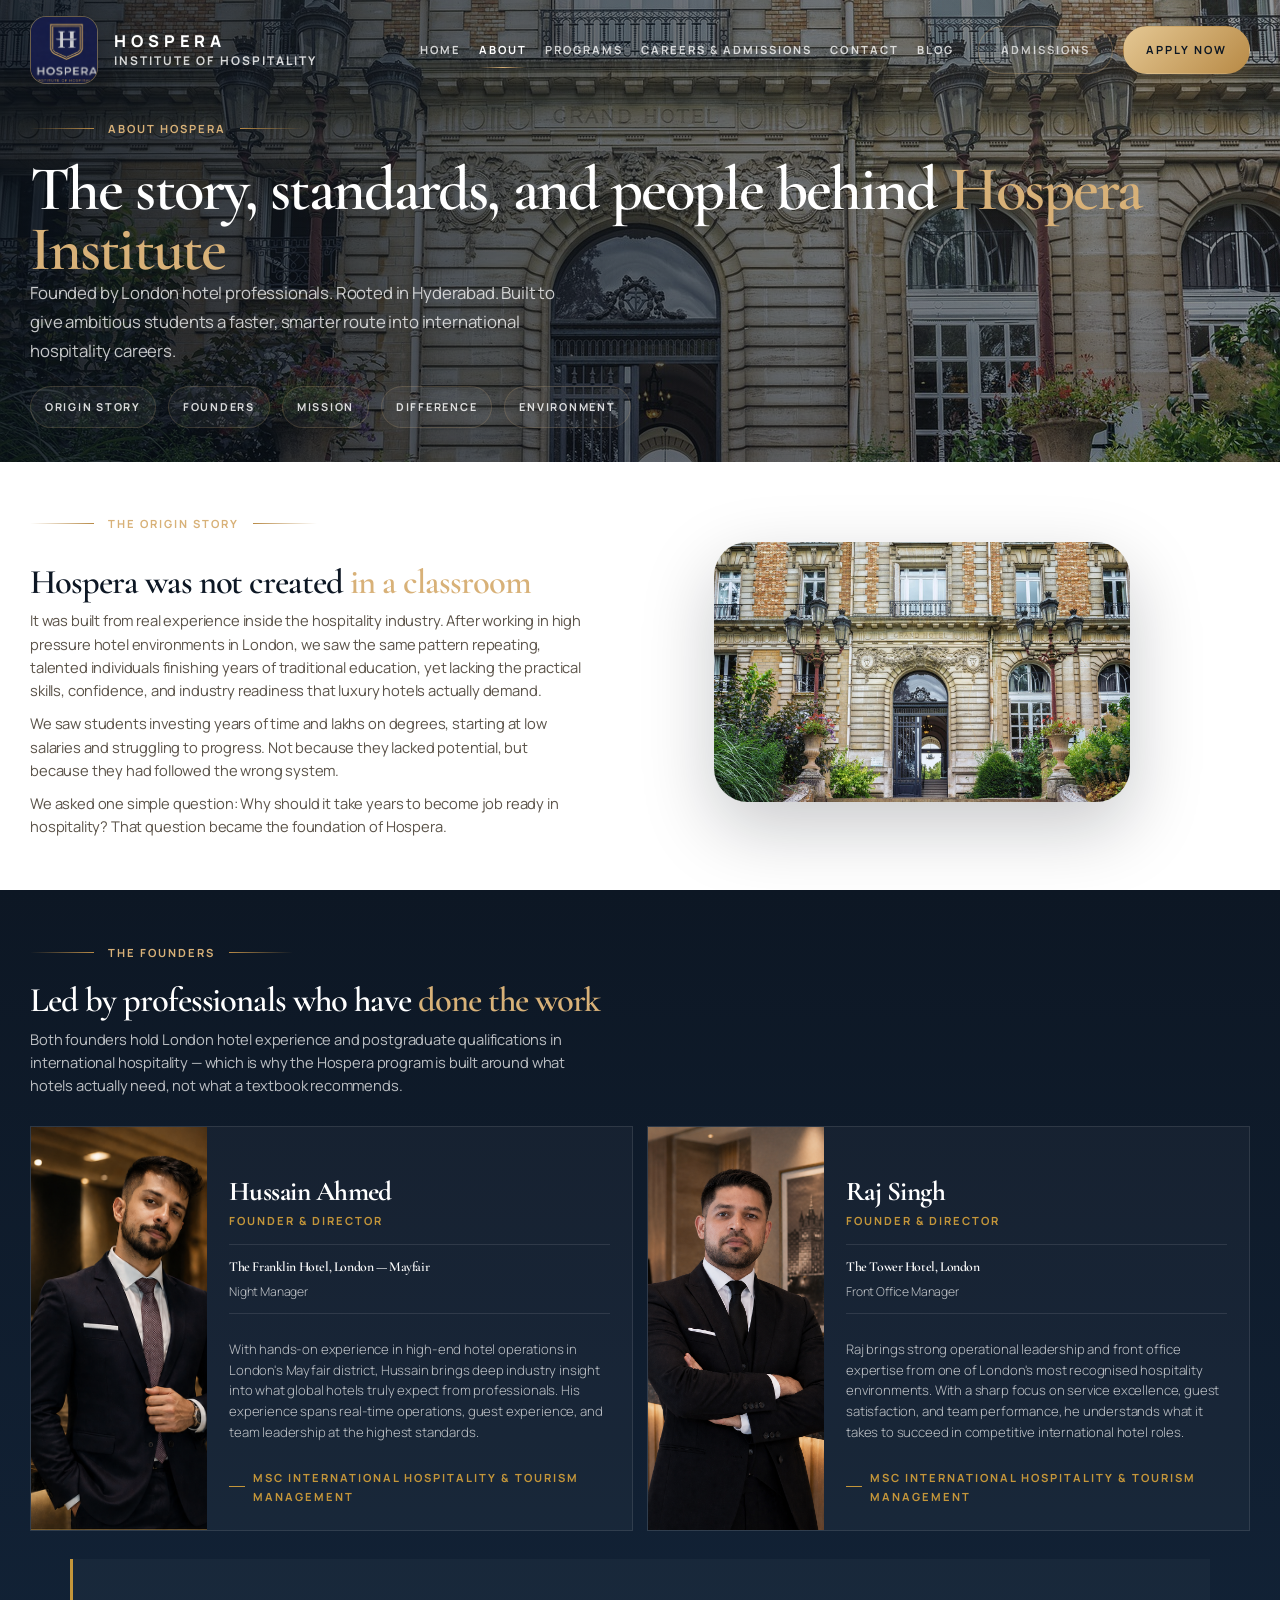
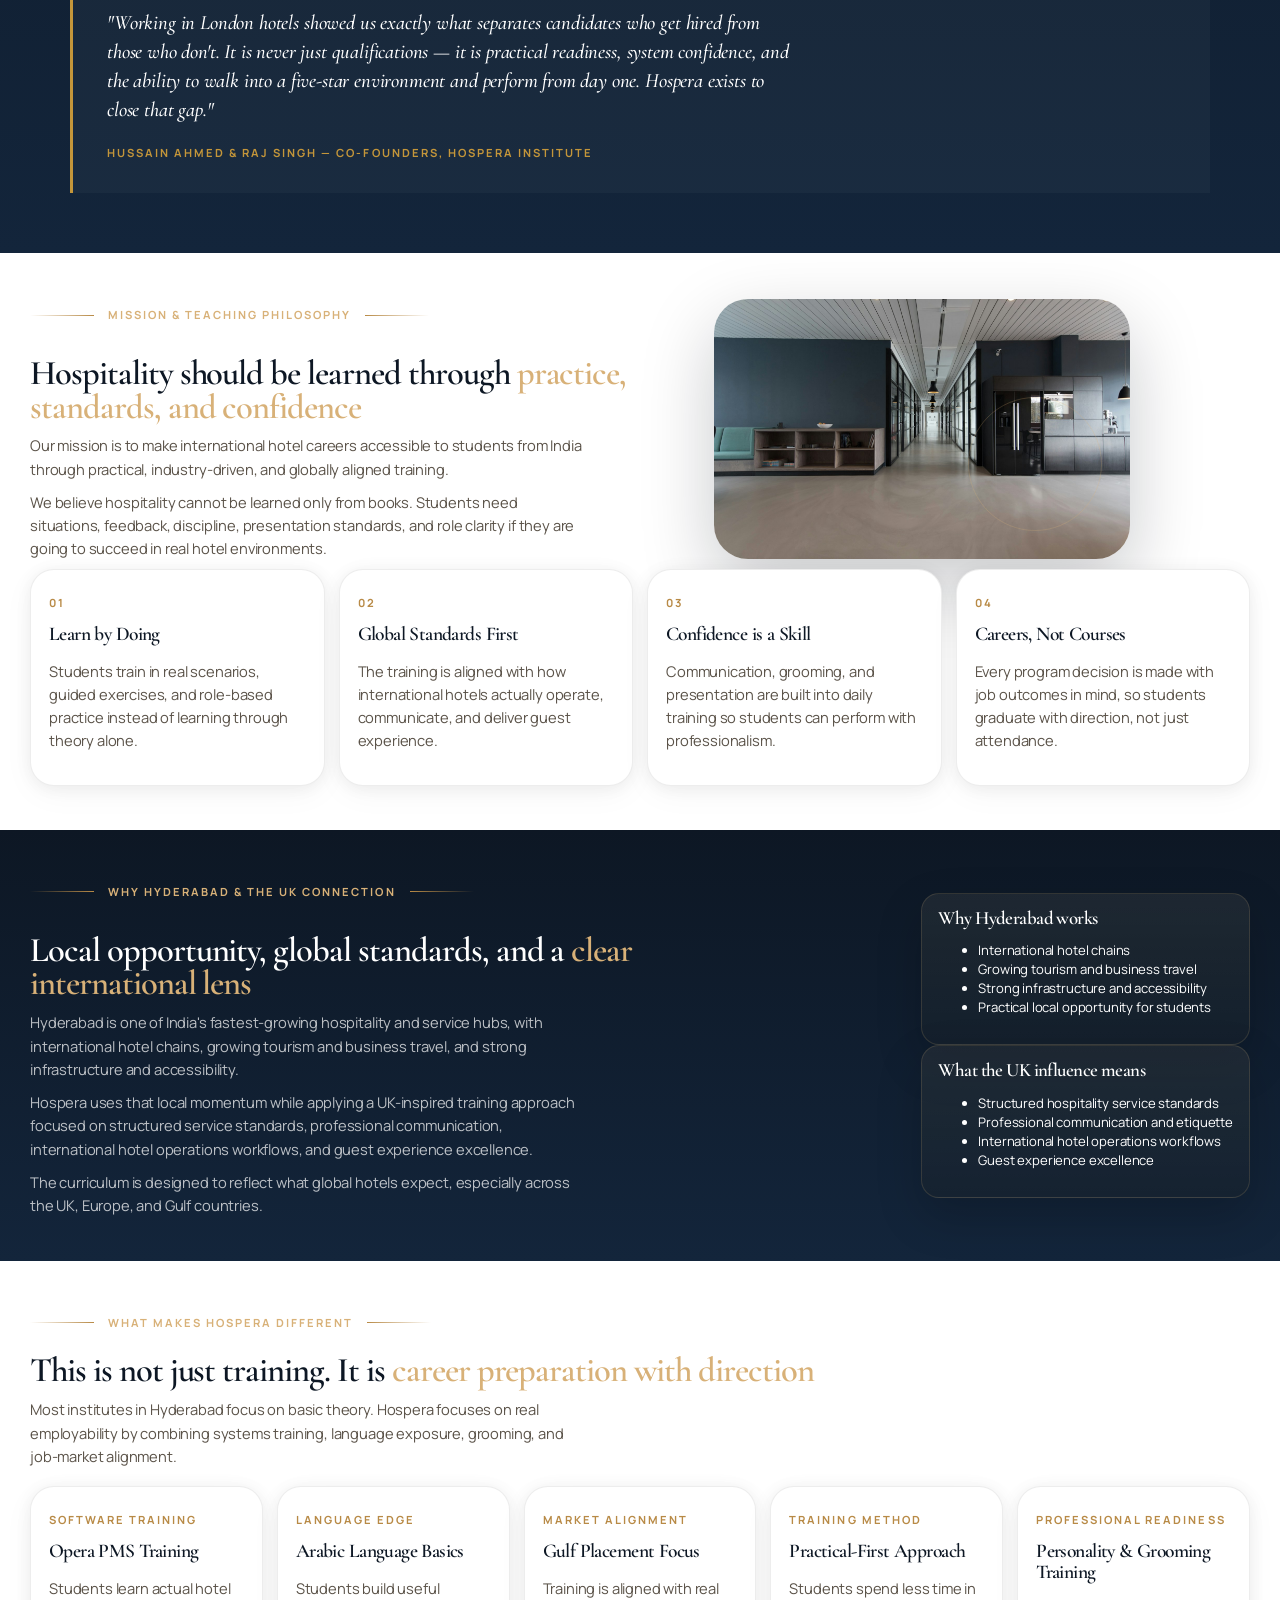
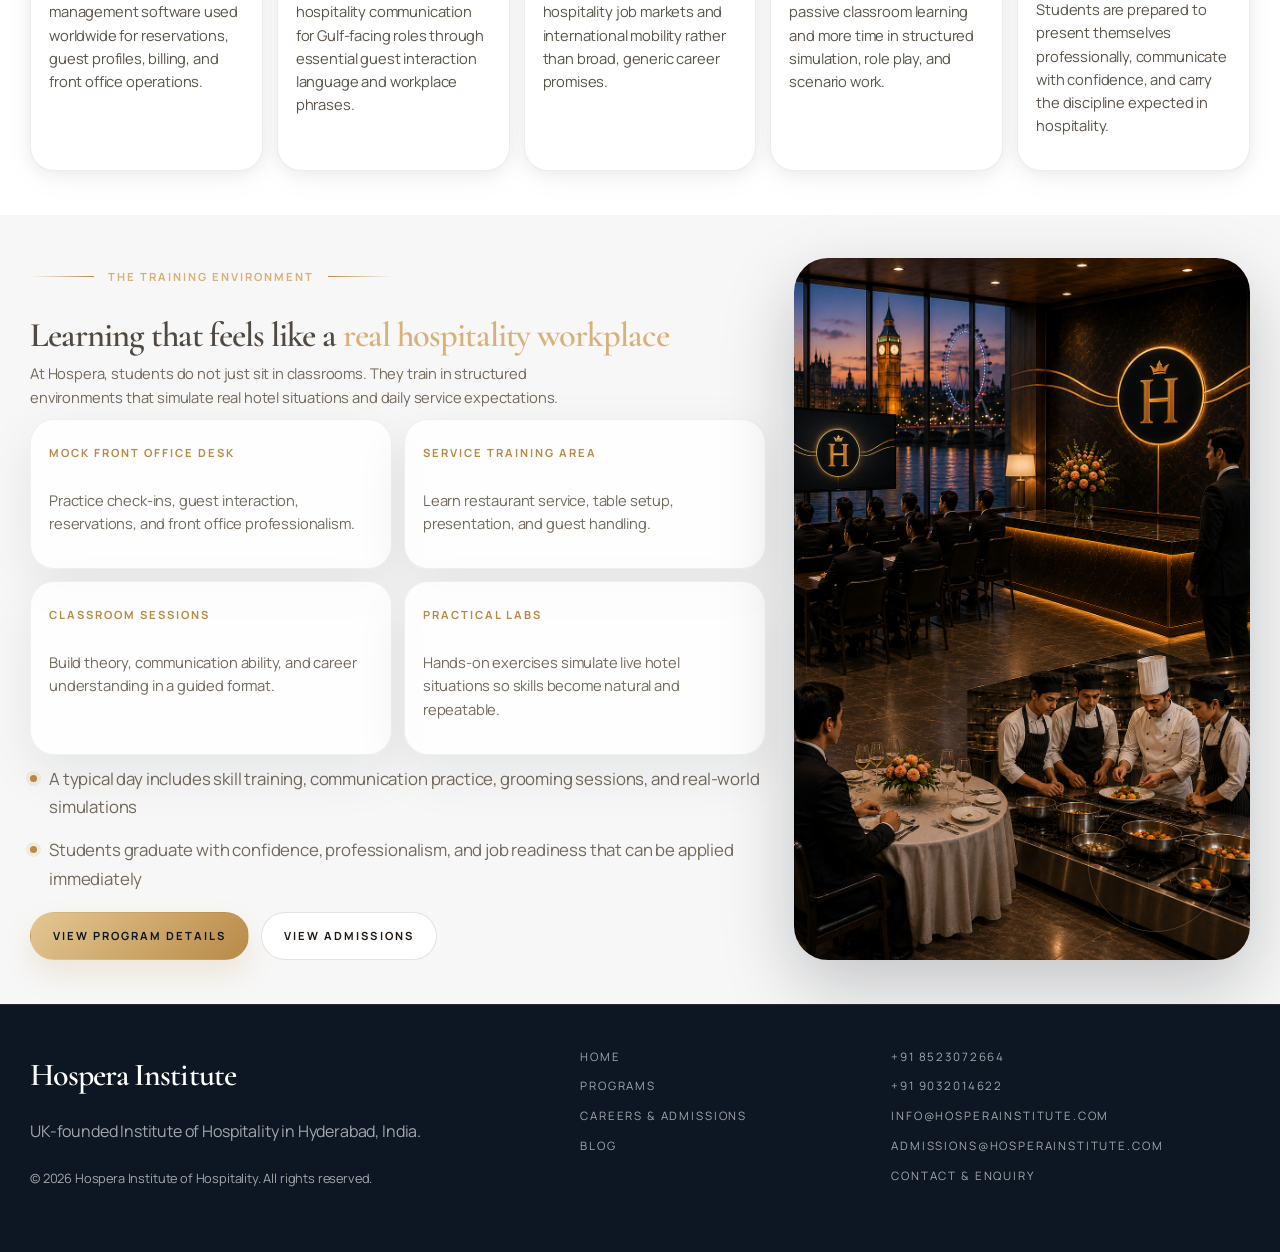
<file: about.html>
<!DOCTYPE html>
<html lang="en">
<head>
  <meta charset="UTF-8" />
  <meta name="viewport" content="width=device-width, initial-scale=1.0" />
  <title>About Hospera Institute | Origin, Founders, Mission and Hospitality Standards</title>
  <meta
    name="description"
    content="Learn about Hospera Institute of Hospitality, its origin story, founders, mission, UK-inspired training approach, Hyderabad location advantage, and practical student-first hospitality environment."
  />
  <link rel="preconnect" href="https://fonts.googleapis.com" />
  <link rel="preconnect" href="https://fonts.gstatic.com" crossorigin />
  <link href="https://fonts.googleapis.com/css2?family=Cormorant+Garamond:wght@500;600;700&family=Manrope:wght@400;500;600;700;800&display=swap" rel="stylesheet" />
  <link rel="stylesheet" href="style.css" />
  <style>
  .about-page .page-hero {
    min-height: 50svh;
    padding: calc(var(--header-height) + 18px) 0 34px;
  }

  .about-page .section {
    padding: clamp(30px, 3.4vw, 44px) 0;
  }

  .about-page .section-header {
    margin-bottom: 18px;
  }

  .about-page .section-title {
    font-size: clamp(1.78rem, 2.7vw, 2.55rem);
    margin-bottom: 10px;
  }

  .about-page .section-intro,
  .about-page .serif-copy,
  .about-page .card-copy,
  .about-page .bullet-list {
    font-size: 0.92rem;
    line-height: 1.58;
  }

  .about-page .split-grid {
    gap: clamp(18px, 2.4vw, 28px);
  }

  .about-page .content-stack > * + * {
    margin-top: 10px;
  }

  .about-page .media-frame,
  .about-page .about-story-media,
  .about-page .about-compact-media {
    min-height: 0;
    aspect-ratio: 16 / 10;
    max-height: 260px;
  }

  .about-page .feature-grid,
  .about-page .founders-grid {
    gap: 14px;
  }

  .about-page .feature-card,
  .about-page .table-card {
    padding: 18px;
  }

  .about-page .about-philosophy-grid {
    grid-template-columns: repeat(4, minmax(0, 1fr));
  }

  .about-page .about-difference-grid {
    grid-template-columns: repeat(5, minmax(0, 1fr));
  }

  .about-page .about-context-stack,
  .about-page .about-environment-grid {
    gap: 12px;
  }

  .about-page #context .about-context-stack {
    max-width: 360px;
    justify-self: end;
    gap: 10px;
  }

  .about-page #context .about-context-card {
    padding: 14px 16px;
    border-radius: 18px;
  }

  .about-page #context .about-context-card h3 {
    margin-bottom: 10px;
    font-size: clamp(1.18rem, 1.35vw, 1.38rem);
    line-height: 1.08;
  }

  .about-page #context .about-inline-list {
    gap: 6px;
    font-size: 0.82rem;
    line-height: 1.45;
  }

  .about-page .about-environment-grid-shell {
    grid-template-columns: minmax(0, 1fr) minmax(320px, 0.62fr);
    align-items: stretch;
  }

  .about-page #environment .about-compact-media {
    width: 100%;
    height: 100%;
    min-height: 560px;
    max-height: none;
    aspect-ratio: 3 / 4;
    align-self: stretch;
  }

  .about-page #environment .about-compact-media img {
    object-fit: cover;
    object-position: center;
  }

  .about-page .card-title {
    font-size: clamp(1.22rem, 1.5vw, 1.55rem);
  }

  .about-page .spacer-md {
    height: 8px;
  }

  .about-page .page-menu {
    margin-top: 20px;
  }

  .about-page .hero-actions {
    margin-top: 18px;
  }

  .founders-grid {
   display: grid;
   grid-template-columns: 1fr 1fr;
   gap: 28px;
   margin-top: 28px;
 }
 .f-card {
   display: grid;
   grid-template-columns: 176px 1fr;
   overflow: hidden;
   border: 1px solid rgba(255, 255, 255, 0.1);
   background: rgba(255, 255, 255, 0.03);
   transition: border-color 0.3s;
 }
 .f-card:hover {
   border-color: rgba(196, 150, 58, 0.45);
 }
 .f-photo {
   position: relative;
   overflow: hidden;
 }
 .f-photo img {
   width: 100%;
   height: 100%;
   object-fit: cover;
   object-position: top center;
   display: block;
   filter: grayscale(10%);
   transition: filter 0.4s ease, transform 0.5s ease;
 }
 .f-card:hover .f-photo img {
   filter: grayscale(0%);
   transform: scale(1.04);
 }
 .f-body {
   padding: 24px 22px;
   display: flex;
   flex-direction: column;
   justify-content: center;
 }
.f-name {
  font-family: 'Cormorant Garamond', serif;
  font-size: 1.7rem;
  font-weight: 700;
  line-height: 1.0;
  color: #fff;
  margin-bottom: 6px;
  letter-spacing: -0.02em;
}
.f-role-tag {
  font-size: 0.68rem;
  font-weight: 700;
  letter-spacing: 0.2em;
  text-transform: uppercase;
  color: #c4963a;
  margin-bottom: 14px;
}
.f-hotel {
  padding: 10px 0;
  border-top: 1px solid rgba(255, 255, 255, 0.1);
  border-bottom: 1px solid rgba(255, 255, 255, 0.1);
  margin-bottom: 12px;
}
.f-hotel-name {
  font-size: 0.86rem;
  font-weight: 600;
  color: #fff;
  margin-bottom: 3px;
}
.f-hotel-title {
  font-size: 0.76rem;
  color: rgba(255, 255, 255, 0.45);
  font-weight: 300;
}
.f-bio {
  font-size: 0.82rem;
  line-height: 1.58;
  color: rgba(255, 255, 255, 0.52);
  font-weight: 300;
}
.f-msc {
  margin-top: 12px;
  font-size: 0.62rem;
  font-weight: 700;
  letter-spacing: 0.14em;
  text-transform: uppercase;
  color: #c4963a;
  display: flex;
  align-items: center;
  gap: 8px;
}
.f-msc::before {
  content: '';
  width: 16px;
  height: 1px;
  background: #c4963a;
  flex-shrink: 0;
}
.founder-quote {
  margin-top: 28px;
  padding: 28px 34px;
  background: rgba(255, 255, 255, 0.03);
  border-left: 3px solid #c4963a;
}
.founder-quote p {
  font-family: 'Cormorant Garamond', serif;
  font-size: clamp(1.2rem, 1.6vw, 1.55rem);
  font-weight: 500;
  font-style: italic;
  line-height: 1.42;
  color: #fff;
  margin-bottom: 14px;
  max-width: 76ch;
}
.founder-quote cite {
  font-size: 0.7rem;
  font-weight: 700;
  letter-spacing: 0.18em;
  text-transform: uppercase;
  color: #c4963a;
  font-style: normal;
}
@media (max-width: 1000px) {
  .about-page .about-philosophy-grid,
  .about-page .about-difference-grid {
    grid-template-columns: repeat(2, minmax(0, 1fr));
  }

  .founders-grid { grid-template-columns: 1fr; }
  .f-card { grid-template-columns: 180px 1fr; }

  .about-page .about-environment-grid-shell {
    grid-template-columns: 1fr;
  }

  .about-page #context .about-context-stack {
    max-width: none;
    justify-self: stretch;
  }

  .about-page #environment .about-compact-media {
    min-height: 420px;
    aspect-ratio: 4 / 5;
  }
}
@media (max-width: 640px) {
  .about-page .about-philosophy-grid,
  .about-page .about-difference-grid {
    grid-template-columns: 1fr;
  }

  .about-page #origin .about-story-media {
    order: 1;
  }

  .about-page #origin .content-stack {
    order: 2;
  }

  .about-page #environment .about-compact-media {
    min-height: 360px;
  }

  .f-card { grid-template-columns: 1fr; }
  .f-photo { aspect-ratio: 3/2; }
  .founder-quote { padding: 28px 22px; }
}
</style>
</head>
<body class="about-page">
  <header class="site-header">
    <div class="container navbar">
      <a class="brand" href="index.html" aria-label="Hospera Institute home">
        <span class="brand-mark"><img src="assets/hospera_logo_transparent.png" alt="Hospera logo" /></span>
        <span class="brand-copy">
          <span class="brand-title">Hospera</span>
          <span class="brand-subtitle">Institute of Hospitality</span>
        </span>
      </a>
      <button class="nav-toggle" id="navToggle" aria-label="Toggle navigation" aria-expanded="false">
        <span></span><span></span><span></span>
      </button>
      <nav class="nav-menu" id="navMenu">
        <div class="nav-links">
          <a href="index.html">Home</a>
          <a href="about.html" class="active">About</a>
          <a href="programs.html">Programs</a>
          <a href="careers.html">Careers &amp; Admissions</a>
          <a href="contact.html">Contact</a>
          <a href="blog.html">Blog</a>
        </div>
        <div class="nav-actions">
          <a class="btn btn-outline" href="careers.html#admissions">Admissions</a>
          <a class="btn btn-gold" href="apply.html">Apply Now</a>
        </div>
      </nav>
    </div>
  </header>

  <main class="main-shell">
    <section class="page-hero has-video" style="background-image: url('assets/hospitality-scene.jpg');">
      <video class="hero-video" autoplay muted loop playsinline webkit-playsinline disablepictureinpicture preload="auto" poster="assets/hospitality-scene.jpg" aria-hidden="true">
        <source src="assets/videos/hero-about-hotel.mp4" type="video/mp4" />
      </video>
      <div class="container" data-reveal>
        <span class="section-kicker">About Hospera</span>
        <h1 class="page-hero-title">The story, standards, and people behind <span class="highlight">Hospera Institute</span></h1>
        <p class="page-hero-copy">
          Founded by London hotel professionals. Rooted in Hyderabad. Built to give ambitious students a faster, smarter route into international hospitality careers.
        </p>
        <div class="page-menu">
          <a href="#origin">Origin Story</a>
          <a href="#founders">Founders</a>
          <a href="#mission">Mission</a>
          <a href="#difference">Difference</a>
          <a href="#environment">Environment</a>
        </div>
      </div>
    </section>

    <section class="section section-light section-anchor" id="origin">
      <div class="container">
        <div class="split-grid about-story-grid">
          <div class="content-stack" data-reveal>
            <span class="section-kicker">The Origin Story</span>
            <h2 class="section-title">Hospera was not created <span class="highlight">in a classroom</span></h2>
            <p class="section-intro">
              It was built from real experience inside the hospitality industry. After working in high pressure hotel environments in London, we saw the same pattern repeating, talented individuals finishing years of traditional education, yet lacking the practical skills, confidence, and industry readiness that luxury hotels actually demand.
            </p>
            <p class="serif-copy">
              We saw students investing years of time and lakhs on degrees, starting at low salaries and struggling to progress. Not because they lacked potential, but because they had followed the wrong system.
            </p>
            <p class="serif-copy">
              We asked one simple question: Why should it take years to become job ready in hospitality? That question became the foundation of Hospera.
            </p>
          </div>
          <div class="media-frame about-story-media" data-reveal>
            <img src="assets/hospitality-scene.jpg" alt="Grand hotel exterior representing Hospera's international hospitality roots" />
            <div class="about-media-note">
              <h3>Why Hospera was created</h3>
              <ul class="about-inline-list">
                <li>Real industry training</li>
                <li>Global service standards</li>
                <li>Exposure to international hotel systems</li>
              </ul>
            </div>
          </div>
        </div>

        <div class="spacer-md"></div>
      </div>
    </section>

    <section class="section section-dark section-anchor" id="founders">
  <div class="container">
    <div class="section-header" data-reveal>
      <span class="section-kicker">The Founders</span>
      <h2 class="section-title">Led by professionals who have <span class="highlight">done the work</span></h2>
      <p class="section-intro">
        Both founders hold London hotel experience and postgraduate qualifications in international hospitality — which is why the Hospera program is built around what hotels actually need, not what a textbook recommends.
      </p>
    </div>

    <div class="founders-grid">
      <article class="f-card" data-reveal>
        <div class="f-photo">
          <img src="assets/Hussain.png" alt="Hussain Ahmed — Founder & Director" />
        </div>
        <div class="f-body">
          <h3 class="f-name">Hussain Ahmed</h3>
          <div class="f-role-tag">Founder &amp; Director</div>
          <div class="f-hotel">
            <div class="f-hotel-name">The Franklin Hotel, London — Mayfair</div>
            <div class="f-hotel-title">Night Manager</div>
          </div>
          <p class="f-bio">
            With hands-on experience in high-end hotel operations in London's Mayfair district, Hussain brings deep industry insight into what global hotels truly expect from professionals. His experience spans real-time operations, guest experience, and team leadership at the highest standards.
          </p>
          <div class="f-msc">MSc International Hospitality &amp; Tourism Management</div>
        </div>
      </article>

      <article class="f-card" data-reveal>
        <div class="f-photo">
          <img src="assets/Raj.png" alt="Raj Singh — Founder & Director" />
        </div>
        <div class="f-body">
          <h3 class="f-name">Raj Singh</h3>
          <div class="f-role-tag">Founder &amp; Director</div>
          <div class="f-hotel">
            <div class="f-hotel-name">The Tower Hotel, London</div>
            <div class="f-hotel-title">Front Office Manager</div>
          </div>
          <p class="f-bio">
            Raj brings strong operational leadership and front office expertise from one of London's most recognised hospitality environments. With a sharp focus on service excellence, guest satisfaction, and team performance, he understands what it takes to succeed in competitive international hotel roles.
          </p>
          <div class="f-msc">MSc International Hospitality &amp; Tourism Management</div>
        </div>
      </article>
    </div>

    <blockquote class="founder-quote" data-reveal>
      <p>"Working in London hotels showed us exactly what separates candidates who get hired from those who don't. It is never just qualifications — it is practical readiness, system confidence, and the ability to walk into a five-star environment and perform from day one. Hospera exists to close that gap."</p>
      <cite>Hussain Ahmed &amp; Raj Singh — Co-Founders, Hospera Institute</cite>
    </blockquote>
  </div>
</section>

    <section class="section section-light section-anchor" id="mission">
      <div class="container">
        <div class="split-grid reverse about-mission-grid">
          <div class="media-frame about-compact-media" data-reveal>
            <img src="assets/learning-space.jpg" alt="Modern learning space for structured hospitality teaching" />
          </div>
          <div class="content-stack" data-reveal>
            <span class="section-kicker">Mission & Teaching Philosophy</span>
            <h2 class="section-title">Hospitality should be learned through <span class="highlight">practice, standards, and confidence</span></h2>
            <p class="section-intro">
              Our mission is to make international hotel careers accessible to students from India through practical, industry-driven, and globally aligned training.
            </p>
            <p class="serif-copy">
              We believe hospitality cannot be learned only from books. Students need situations, feedback, discipline, presentation standards, and role clarity if they are going to succeed in real hotel environments.
            </p>
          </div>
        </div>

        <div class="spacer-md"></div>

        <div class="feature-grid two about-philosophy-grid">
          <article class="feature-card" data-reveal>
            <span class="card-tag">01</span>
            <h3 class="card-title">Learn by Doing</h3>
            <p class="card-copy">Students train in real scenarios, guided exercises, and role-based practice instead of learning through theory alone.</p>
          </article>
          <article class="feature-card" data-reveal>
            <span class="card-tag">02</span>
            <h3 class="card-title">Global Standards First</h3>
            <p class="card-copy">The training is aligned with how international hotels actually operate, communicate, and deliver guest experience.</p>
          </article>
          <article class="feature-card" data-reveal>
            <span class="card-tag">03</span>
            <h3 class="card-title">Confidence is a Skill</h3>
            <p class="card-copy">Communication, grooming, and presentation are built into daily training so students can perform with professionalism.</p>
          </article>
          <article class="feature-card" data-reveal>
            <span class="card-tag">04</span>
            <h3 class="card-title">Careers, Not Courses</h3>
            <p class="card-copy">Every program decision is made with job outcomes in mind, so students graduate with direction, not just attendance.</p>
          </article>
        </div>
      </div>
    </section>

    <section class="section section-dark section-anchor" id="context">
      <div class="container">
        <div class="split-grid about-context-grid">
          <div class="content-stack" data-reveal>
            <span class="section-kicker">Why Hyderabad & The UK Connection</span>
            <h2 class="section-title">Local opportunity, global standards, and a <span class="highlight">clear international lens</span></h2>
            <p class="section-intro">
              Hyderabad is one of India's fastest-growing hospitality and service hubs, with international hotel chains, growing tourism and business travel, and strong infrastructure and accessibility.
            </p>
            <p class="serif-copy">
              Hospera uses that local momentum while applying a UK-inspired training approach focused on structured service standards, professional communication, international hotel operations workflows, and guest experience excellence.
            </p>
            <p class="serif-copy">
              The curriculum is designed to reflect what global hotels expect, especially across the UK, Europe, and Gulf countries.
            </p>
          </div>
          <div class="about-context-stack" data-reveal>
            <article class="table-card about-context-card">
              <h3>Why Hyderabad works</h3>
              <ul class="about-inline-list">
                <li>International hotel chains</li>
                <li>Growing tourism and business travel</li>
                <li>Strong infrastructure and accessibility</li>
                <li>Practical local opportunity for students</li>
              </ul>
            </article>
            <article class="table-card about-context-card">
              <h3>What the UK influence means</h3>
              <ul class="about-inline-list">
                <li>Structured hospitality service standards</li>
                <li>Professional communication and etiquette</li>
                <li>International hotel operations workflows</li>
                <li>Guest experience excellence</li>
              </ul>
            </article>
          </div>
        </div>
      </div>
    </section>

    <section class="section section-light section-anchor" id="difference">
      <div class="container">
        <div class="section-header" data-reveal>
          <span class="section-kicker">What Makes Hospera Different</span>
          <h2 class="section-title">This is not just training. It is <span class="highlight">career preparation with direction</span></h2>
          <p class="section-intro">
            Most institutes in Hyderabad focus on basic theory. Hospera focuses on real employability by combining systems training, language exposure, grooming, and job-market alignment.
          </p>
        </div>

        <div class="feature-grid three about-difference-grid">
          <article class="feature-card" data-reveal>
            <span class="card-tag">Software Training</span>
            <h3 class="card-title">Opera PMS Training</h3>
            <p class="card-copy">Students learn actual hotel management software used worldwide for reservations, guest profiles, billing, and front office operations.</p>
          </article>
          <article class="feature-card" data-reveal>
            <span class="card-tag">Language Edge</span>
            <h3 class="card-title">Arabic Language Basics</h3>
            <p class="card-copy">Students build useful hospitality communication for Gulf-facing roles through essential guest interaction language and workplace phrases.</p>
          </article>
          <article class="feature-card" data-reveal>
            <span class="card-tag">Market Alignment</span>
            <h3 class="card-title">Gulf Placement Focus</h3>
            <p class="card-copy">Training is aligned with real hospitality job markets and international mobility rather than broad, generic career promises.</p>
          </article>
          <article class="feature-card" data-reveal>
            <span class="card-tag">Training Method</span>
            <h3 class="card-title">Practical-First Approach</h3>
            <p class="card-copy">Students spend less time in passive classroom learning and more time in structured simulation, role play, and scenario work.</p>
          </article>
          <article class="feature-card" data-reveal>
            <span class="card-tag">Professional Readiness</span>
            <h3 class="card-title">Personality & Grooming Training</h3>
            <p class="card-copy">Students are prepared to present themselves professionally, communicate with confidence, and carry the discipline expected in hospitality.</p>
          </article>
        </div>
      </div>
    </section>

    <section class="section section-contrast section-anchor" id="environment">
      <div class="container">
        <div class="split-grid reverse about-environment-grid-shell">
          <div class="media-frame about-compact-media" data-reveal>
            <img src="assets/training-environment.png" alt="Hospera training environment with classroom, service, and culinary practice areas" />
          </div>
          <div class="content-stack" data-reveal>
            <span class="section-kicker">The Training Environment</span>
            <h2 class="section-title">Learning that feels like a <span class="highlight">real hospitality workplace</span></h2>
            <p class="section-intro">
              At Hospera, students do not just sit in classrooms. They train in structured environments that simulate real hotel situations and daily service expectations.
            </p>
            <div class="feature-grid two about-environment-grid">
              <article class="feature-card">
                <span class="card-tag">Mock Front Office Desk</span>
                <p class="card-copy">Practice check-ins, guest interaction, reservations, and front office professionalism.</p>
              </article>
              <article class="feature-card">
                <span class="card-tag">Service Training Area</span>
                <p class="card-copy">Learn restaurant service, table setup, presentation, and guest handling.</p>
              </article>
              <article class="feature-card">
                <span class="card-tag">Classroom Sessions</span>
                <p class="card-copy">Build theory, communication ability, and career understanding in a guided format.</p>
              </article>
              <article class="feature-card">
                <span class="card-tag">Practical Labs</span>
                <p class="card-copy">Hands-on exercises simulate live hotel situations so skills become natural and repeatable.</p>
              </article>
            </div>
            <ul class="bullet-list">
              <li>A typical day includes skill training, communication practice, grooming sessions, and real-world simulations</li>
              <li>Students graduate with confidence, professionalism, and job readiness that can be applied immediately</li>
            </ul>
            <div class="hero-actions">
              <a class="btn btn-gold" href="programs.html">View Program Details</a>
              <a class="btn btn-outline-dark" href="careers.html#admissions">View Admissions</a>
            </div>
          </div>
        </div>
      </div>
    </section>
  </main>

  <footer class="footer">
    <div class="container footer-grid">
      <div>
        <h3 class="footer-title">Hospera Institute</h3>
        <p class="footer-copy">UK-founded Institute of Hospitality in Hyderabad, India.</p>
        <p class="footer-small">&copy; <span id="currentYear"></span> Hospera Institute of Hospitality. All rights reserved.</p>
      </div>
      <div class="footer-links">
        <a href="index.html">Home</a>
        <a href="programs.html">Programs</a>
        <a href="careers.html">Careers &amp; Admissions</a>
        <a href="blog.html">Blog</a>
      </div>
      <div class="footer-links">
        <a href="tel:+918523072664">+91 8523072664</a>
        <a href="tel:+919032014622">+91 9032014622</a>
        <a href="mailto:info@hosperainstitute.com">info@hosperainstitute.com</a>
        <a href="mailto:admissions@hosperainstitute.com">admissions@hosperainstitute.com</a>
        <a href="contact.html">Contact & Enquiry</a>
      </div>
    </div>
  </footer>

  <script src="script.js"></script>
</body>
</html>
</file>
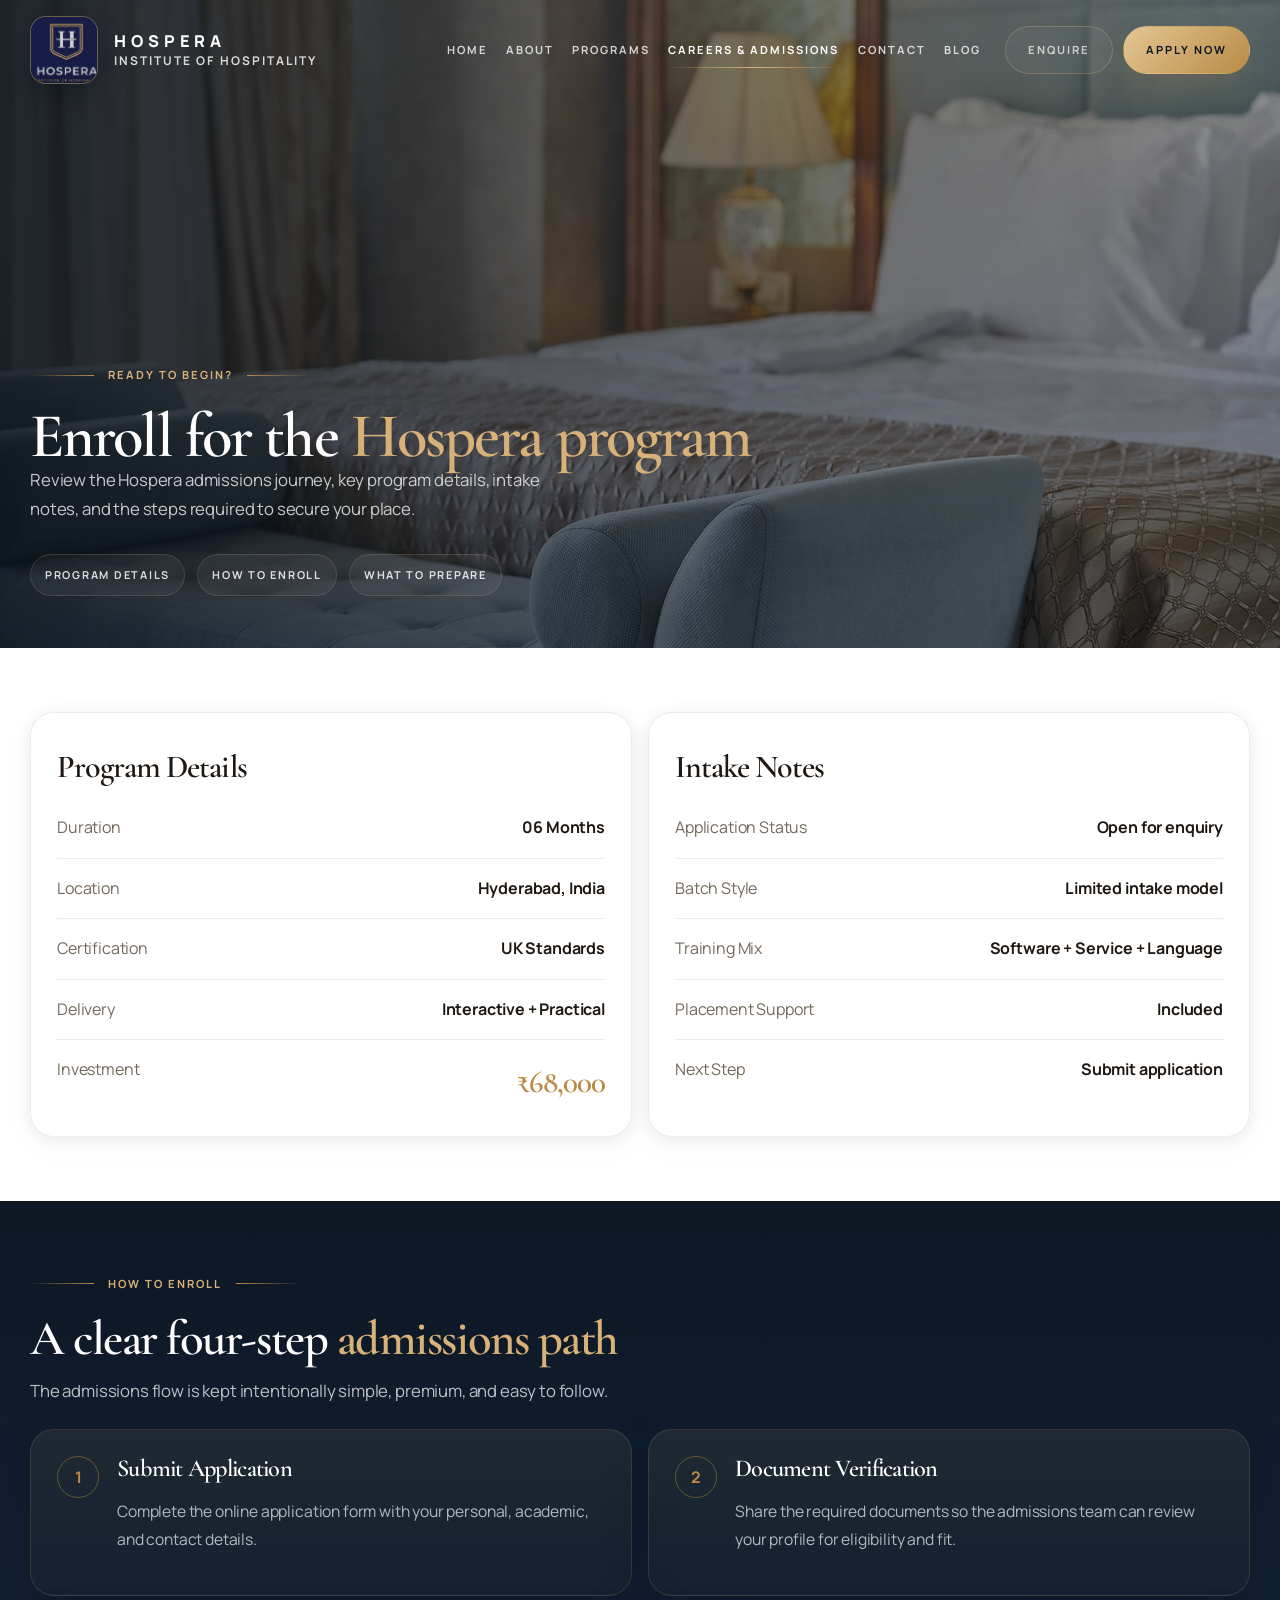
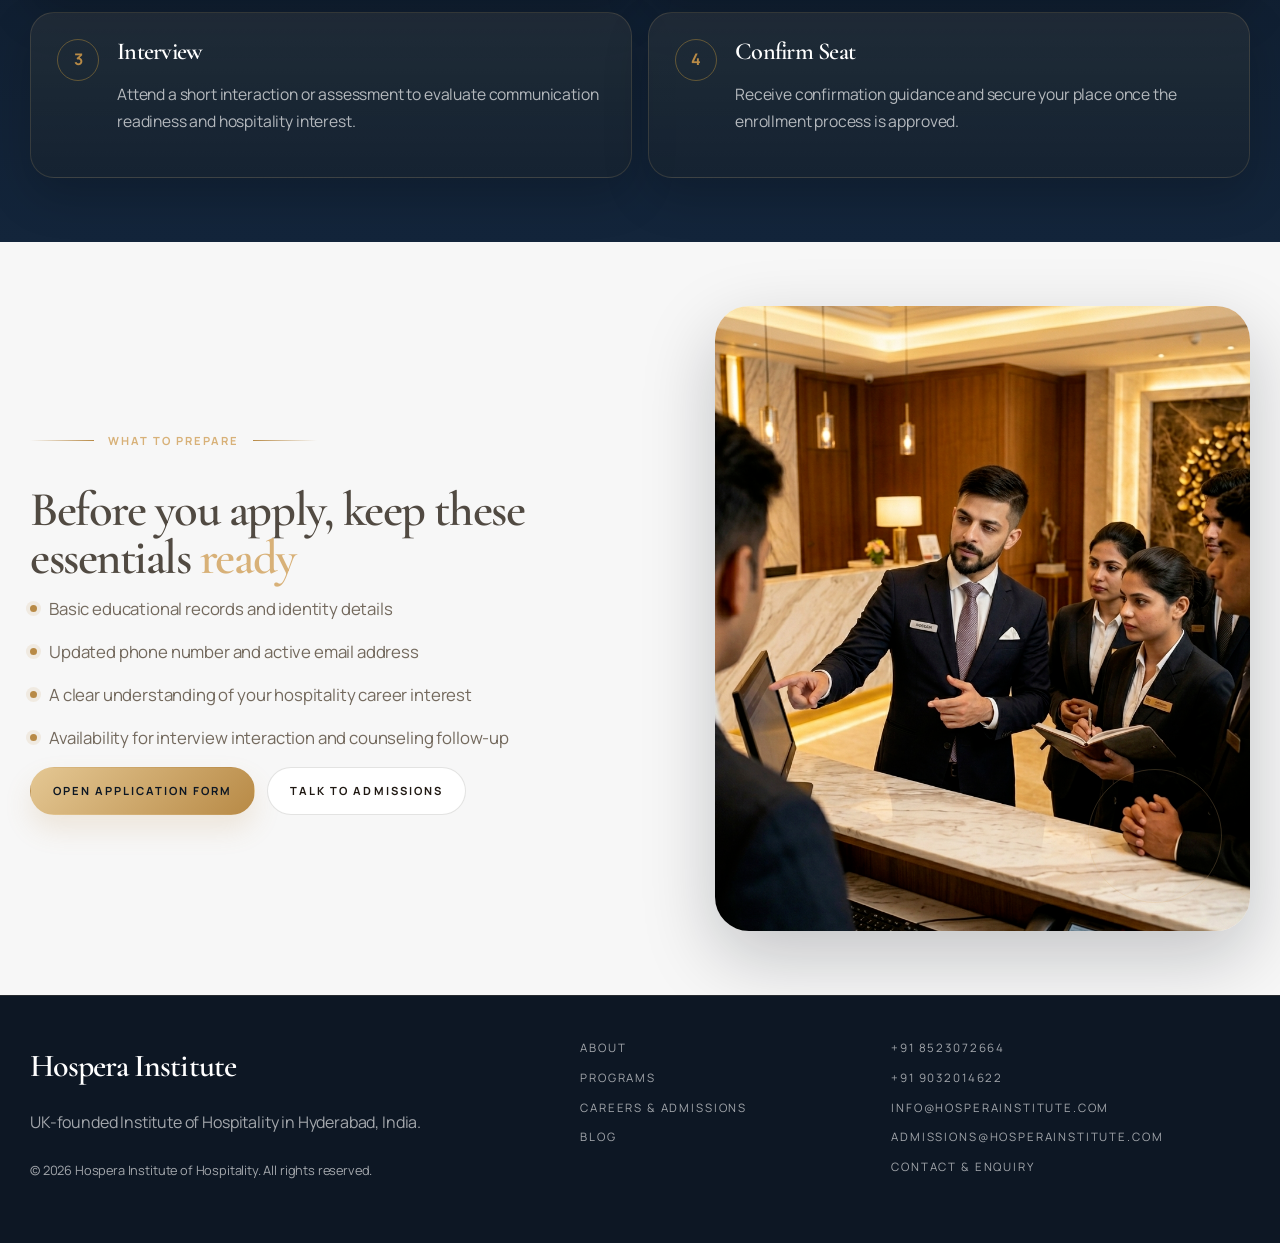
<file: admissions.html>
<!DOCTYPE html>
<html lang="en">
<head>
  <meta charset="UTF-8" />
  <meta name="viewport" content="width=device-width, initial-scale=1.0" />
  <title>Admissions | Enroll for the Hospera Program</title>
  <meta
    name="description"
    content="Review Hospera Institute admissions details, program duration, start timing, Hyderabad location, certification positioning, and the step-by-step enrollment process."
  />
  <link rel="preconnect" href="https://fonts.googleapis.com" />
  <link rel="preconnect" href="https://fonts.gstatic.com" crossorigin />
  <link href="https://fonts.googleapis.com/css2?family=Cormorant+Garamond:wght@500;600;700&family=Manrope:wght@400;500;600;700;800&display=swap" rel="stylesheet" />
  <link rel="stylesheet" href="style.css" />
</head>
<body>
  <header class="site-header">
    <div class="container navbar">
      <a class="brand" href="index.html" aria-label="Hospera Institute home">
        <span class="brand-mark"><img src="assets/hospera_logo_transparent.png" alt="Hospera logo" /></span>
        <span class="brand-copy">
          <span class="brand-title">Hospera</span>
          <span class="brand-subtitle">Institute of Hospitality</span>
        </span>
      </a>
      <button class="nav-toggle" id="navToggle" aria-label="Toggle navigation" aria-expanded="false">
        <span></span><span></span><span></span>
      </button>
      <nav class="nav-menu" id="navMenu">
        <div class="nav-links">
          <a href="index.html">Home</a>
          <a href="about.html">About</a>
          <a href="programs.html">Programs</a>
          <a href="careers.html" class="active">Careers &amp; Admissions</a>
          <a href="contact.html">Contact</a>
          <a href="blog.html">Blog</a>
        </div>
        <div class="nav-actions">
          <a class="btn btn-outline" href="contact.html">Enquire</a>
          <a class="btn btn-gold" href="apply.html">Apply Now</a>
        </div>
      </nav>
    </div>
  </header>

  <main class="main-shell">
    <section class="page-hero has-video" style="background-image: url('assets/hotel-room.jpg');">
      <video class="hero-video" autoplay muted loop playsinline webkit-playsinline disablepictureinpicture preload="auto" poster="assets/hotel-room.jpg" aria-hidden="true">
        <source src="assets/videos/hero-admissions-arrival.mp4" type="video/mp4" />
      </video>
      <div class="container" data-reveal>
        <span class="section-kicker">Ready to Begin?</span>
        <h1 class="page-hero-title">Enroll for the <span class="highlight">Hospera program</span></h1>
        <p class="page-hero-copy">
          Review the Hospera admissions journey, key program details, intake notes, and the steps required to secure your place.
        </p>
        <div class="page-menu">
          <a href="#enroll">Program Details</a>
          <a href="#process">How to Enroll</a>
          <a href="#prepare">What to Prepare</a>
        </div>
      </div>
    </section>

    <section class="section section-light section-anchor" id="enroll">
      <div class="container">
        <div class="feature-grid two">
          <article class="table-card" data-reveal>
            <h3>Program Details</h3>
            <div class="info-table">
              <div class="info-row"><span class="info-label">Duration</span><span class="info-value">06 Months</span></div>
              <div class="info-row"><span class="info-label">Location</span><span class="info-value">Hyderabad, India</span></div>
              <div class="info-row"><span class="info-label">Certification</span><span class="info-value">UK Standards</span></div>
              <div class="info-row"><span class="info-label">Delivery</span><span class="info-value">Interactive + Practical</span></div>
              <div class="info-row"><span class="info-label">Investment</span><span class="info-value accent-value">&#8377;68,000</span></div>
            </div>
          </article>

          <article class="table-card" data-reveal>
            <h3>Intake Notes</h3>
            <div class="info-table">
              <div class="info-row"><span class="info-label">Application Status</span><span class="info-value">Open for enquiry</span></div>
              <div class="info-row"><span class="info-label">Batch Style</span><span class="info-value">Limited intake model</span></div>
              <div class="info-row"><span class="info-label">Training Mix</span><span class="info-value">Software + Service + Language</span></div>
              <div class="info-row"><span class="info-label">Placement Support</span><span class="info-value">Included</span></div>
              <div class="info-row"><span class="info-label">Next Step</span><span class="info-value">Submit application</span></div>
            </div>
          </article>
        </div>
      </div>
    </section>

    <section class="section section-dark section-anchor" id="process">
      <div class="container">
        <div class="section-header" data-reveal>
          <span class="section-kicker">How to Enroll</span>
          <h2 class="section-title">A clear four-step <span class="highlight">admissions path</span></h2>
          <p class="section-intro">The admissions flow is kept intentionally simple, premium, and easy to follow.</p>
        </div>

        <div class="steps-grid two">
          <article class="detail-card" data-reveal>
            <div class="step-number">1</div>
            <div>
              <h3 class="mini-title">Submit Application</h3>
              <p class="step-copy">Complete the online application form with your personal, academic, and contact details.</p>
            </div>
          </article>
          <article class="detail-card" data-reveal>
            <div class="step-number">2</div>
            <div>
              <h3 class="mini-title">Document Verification</h3>
              <p class="step-copy">Share the required documents so the admissions team can review your profile for eligibility and fit.</p>
            </div>
          </article>
          <article class="detail-card" data-reveal>
            <div class="step-number">3</div>
            <div>
              <h3 class="mini-title">Interview</h3>
              <p class="step-copy">Attend a short interaction or assessment to evaluate communication readiness and hospitality interest.</p>
            </div>
          </article>
          <article class="detail-card" data-reveal>
            <div class="step-number">4</div>
            <div>
              <h3 class="mini-title">Confirm Seat</h3>
              <p class="step-copy">Receive confirmation guidance and secure your place once the enrollment process is approved.</p>
            </div>
          </article>
        </div>
      </div>
    </section>

    <section class="section section-contrast section-anchor" id="prepare">
      <div class="container">
        <div class="split-grid reverse">
          <div class="media-frame" data-reveal>
            <img src="assets/reception.png" alt="Admissions and interview preparation theme" />
          </div>
          <div class="content-stack" data-reveal>
            <span class="section-kicker">What to Prepare</span>
            <h2 class="section-title">Before you apply, keep these essentials <span class="highlight">ready</span></h2>
            <ul class="bullet-list">
              <li>Basic educational records and identity details</li>
              <li>Updated phone number and active email address</li>
              <li>A clear understanding of your hospitality career interest</li>
              <li>Availability for interview interaction and counseling follow-up</li>
            </ul>
            <div class="hero-actions">
              <a class="btn btn-gold" href="apply.html">Open Application Form</a>
              <a class="btn btn-outline-dark" href="contact.html">Talk to Admissions</a>
            </div>
          </div>
        </div>
      </div>
    </section>
  </main>

  <footer class="footer">
    <div class="container footer-grid">
      <div>
        <h3 class="footer-title">Hospera Institute</h3>
        <p class="footer-copy">UK-founded Institute of Hospitality in Hyderabad, India.</p>
        <p class="footer-small">© <span id="currentYear"></span> Hospera Institute of Hospitality. All rights reserved.</p>
      </div>
      <div class="footer-links">
        <a href="about.html">About</a>
        <a href="programs.html">Programs</a>
        <a href="careers.html">Careers &amp; Admissions</a>
        <a href="blog.html">Blog</a>
      </div>
      <div class="footer-links">
        <a href="tel:+918523072664">+91 8523072664</a>
        <a href="tel:+919032014622">+91 9032014622</a>
        <a href="mailto:info@hosperainstitute.com">info@hosperainstitute.com</a>
        <a href="mailto:admissions@hosperainstitute.com">admissions@hosperainstitute.com</a>
        <a href="contact.html">Contact & Enquiry</a>
      </div>
    </div>
  </footer>

  <script src="script.js"></script>
</body>
</html>
</file>
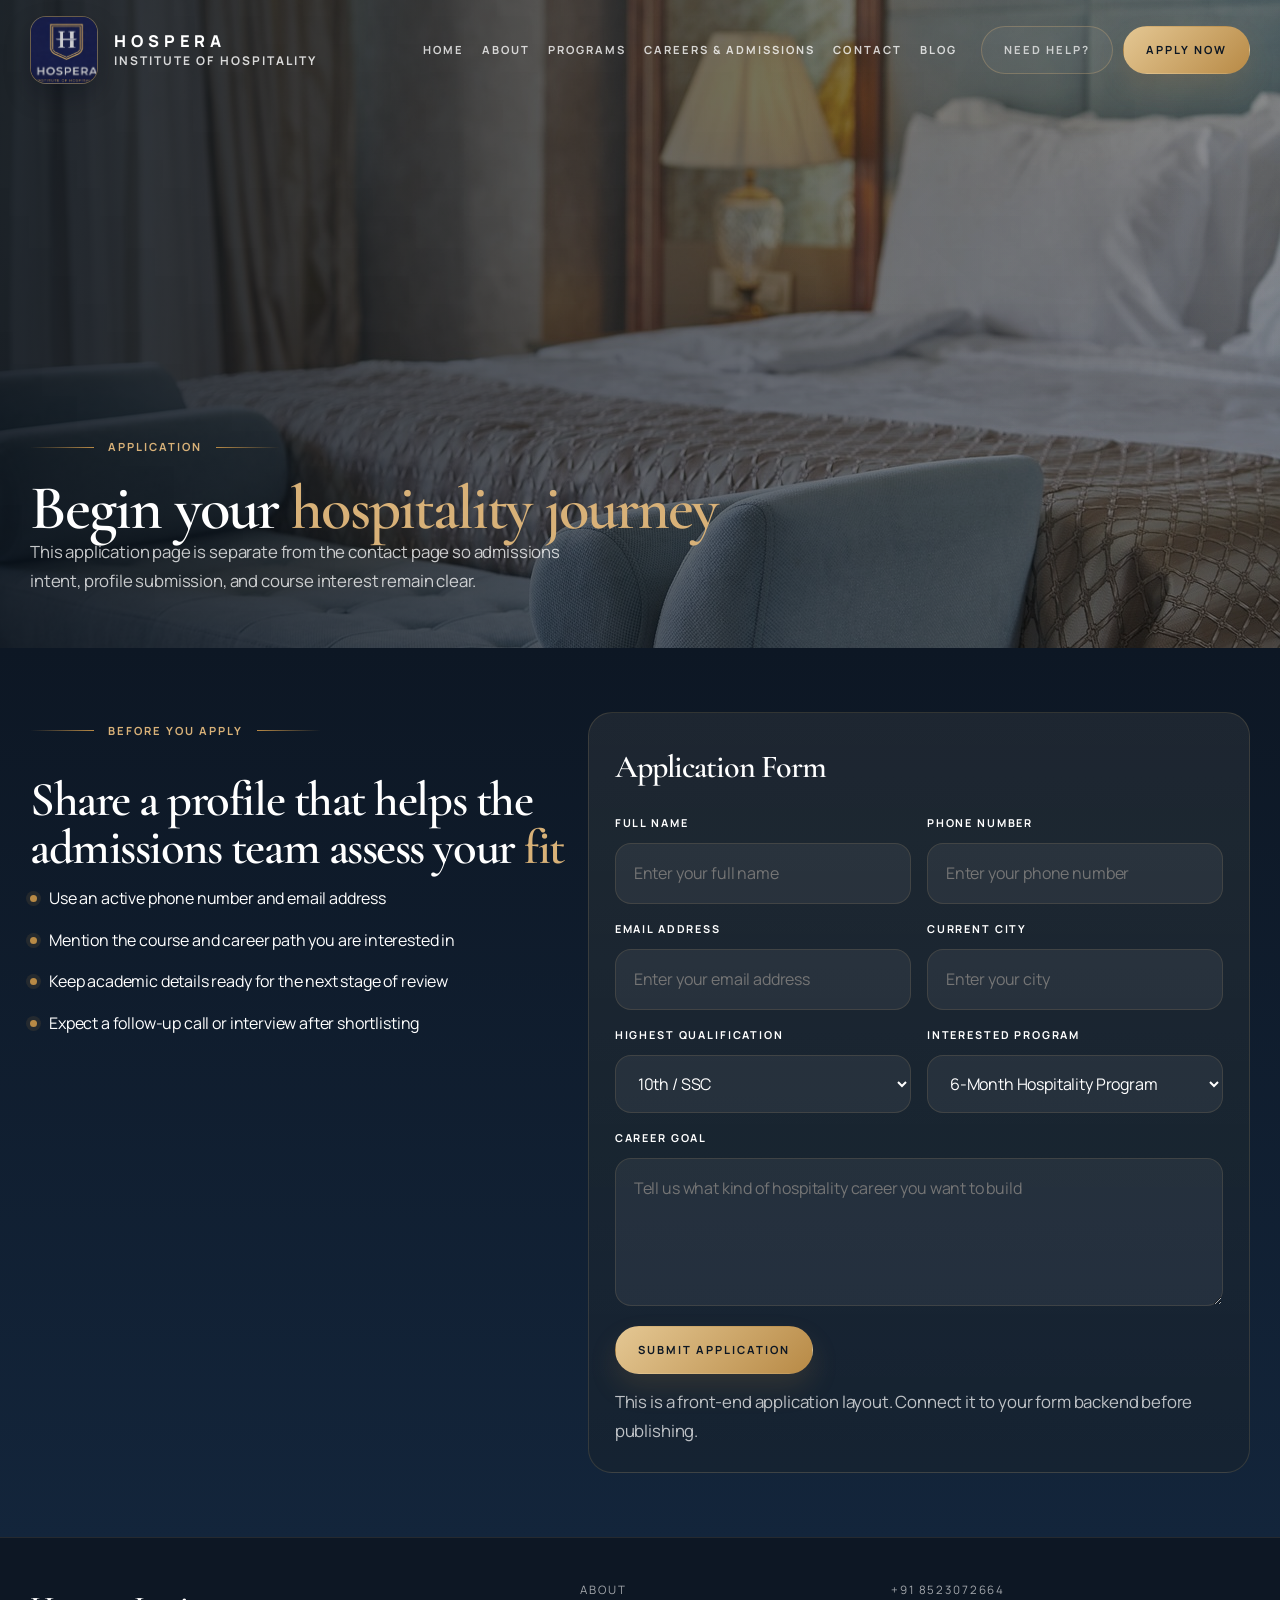
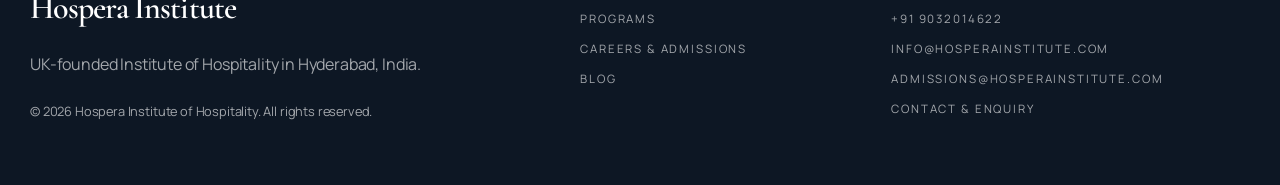
<file: apply.html>
<!DOCTYPE html>
<html lang="en">
<head>
  <meta charset="UTF-8" />
  <meta name="viewport" content="width=device-width, initial-scale=1.0" />
  <title>Apply Now | Hospera Institute</title>
  <meta
    name="description"
    content="Apply to the Hospera Institute six-month hospitality program and submit your profile for admissions review."
  />
  <link rel="preconnect" href="https://fonts.googleapis.com" />
  <link rel="preconnect" href="https://fonts.gstatic.com" crossorigin />
  <link href="https://fonts.googleapis.com/css2?family=Cormorant+Garamond:wght@500;600;700&family=Manrope:wght@400;500;600;700;800&display=swap" rel="stylesheet" />
  <link rel="stylesheet" href="style.css" />
</head>
<body>
  <header class="site-header">
    <div class="container navbar">
      <a class="brand" href="index.html" aria-label="Hospera Institute home">
        <span class="brand-mark"><img src="assets/hospera_logo_transparent.png" alt="Hospera logo" /></span>
        <span class="brand-copy">
          <span class="brand-title">Hospera</span>
          <span class="brand-subtitle">Institute of Hospitality</span>
        </span>
      </a>
      <button class="nav-toggle" id="navToggle" aria-label="Toggle navigation" aria-expanded="false">
        <span></span><span></span><span></span>
      </button>
      <nav class="nav-menu" id="navMenu">
        <div class="nav-links">
          <a href="index.html">Home</a>
          <a href="about.html">About</a>
          <a href="programs.html">Programs</a>
          <a href="careers.html">Careers &amp; Admissions</a>
          <a href="contact.html">Contact</a>
          <a href="blog.html">Blog</a>
        </div>
        <div class="nav-actions">
          <a class="btn btn-outline" href="contact.html">Need Help?</a>
          <a class="btn btn-gold" href="apply.html">Apply Now</a>
        </div>
      </nav>
    </div>
  </header>

  <main class="main-shell">
    <section class="page-hero has-video" style="background-image: url('assets/hotel-room.jpg');">
      <video class="hero-video" autoplay muted loop playsinline webkit-playsinline disablepictureinpicture preload="auto" poster="assets/hotel-room.jpg" aria-hidden="true">
        <source src="assets/videos/hero-apply-arrival.mp4" type="video/mp4" />
      </video>
      <div class="container" data-reveal>
        <span class="section-kicker">Application</span>
        <h1 class="page-hero-title">Begin your <span class="highlight">hospitality journey</span></h1>
        <p class="page-hero-copy">
          This application page is separate from the contact page so admissions intent, profile submission, and course interest remain clear.
        </p>
      </div>
    </section>

    <section class="section section-dark">
      <div class="container contact-grid">
        <div class="content-stack" data-reveal>
          <span class="section-kicker">Before You Apply</span>
          <h2 class="section-title">Share a profile that helps the admissions team assess your <span class="highlight">fit</span></h2>
          <ul class="form-note-list">
            <li>Use an active phone number and email address</li>
            <li>Mention the course and career path you are interested in</li>
            <li>Keep academic details ready for the next stage of review</li>
            <li>Expect a follow-up call or interview after shortlisting</li>
          </ul>
        </div>

        <div class="form-shell dark" data-reveal>
          <h2 class="form-title">Application Form</h2>
          <form class="form-grid">
            <div class="field">
              <label for="apply-name">Full Name</label>
              <input id="apply-name" type="text" placeholder="Enter your full name" />
            </div>
            <div class="field">
              <label for="apply-phone">Phone Number</label>
              <input id="apply-phone" type="tel" placeholder="Enter your phone number" />
            </div>
            <div class="field">
              <label for="apply-email">Email Address</label>
              <input id="apply-email" type="email" placeholder="Enter your email address" />
            </div>
            <div class="field">
              <label for="apply-city">Current City</label>
              <input id="apply-city" type="text" placeholder="Enter your city" />
            </div>
            <div class="field">
              <label for="apply-education">Highest Qualification</label>
              <select id="apply-education">
                <option>10th / SSC</option>
                <option>12th / Intermediate</option>
                <option>Diploma</option>
                <option>Graduate</option>
              </select>
            </div>
            <div class="field">
              <label for="apply-program">Interested Program</label>
              <select id="apply-program">
                <option>6-Month Hospitality Program</option>
                <option>Front Office + Opera PMS Focus</option>
                <option>Arabic + Gulf Career Focus</option>
              </select>
            </div>
            <div class="field full">
              <label for="apply-message">Career Goal</label>
              <textarea id="apply-message" placeholder="Tell us what kind of hospitality career you want to build"></textarea>
            </div>
          </form>
          <div class="form-actions">
            <button class="btn btn-gold" type="button">Submit Application</button>
            <span class="form-note">This is a front-end application layout. Connect it to your form backend before publishing.</span>
          </div>
        </div>
      </div>
    </section>
  </main>

  <footer class="footer">
    <div class="container footer-grid">
      <div>
        <h3 class="footer-title">Hospera Institute</h3>
        <p class="footer-copy">UK-founded Institute of Hospitality in Hyderabad, India.</p>
        <p class="footer-small">© <span id="currentYear"></span> Hospera Institute of Hospitality. All rights reserved.</p>
      </div>
      <div class="footer-links">
        <a href="about.html">About</a>
        <a href="programs.html">Programs</a>
        <a href="careers.html">Careers &amp; Admissions</a>
        <a href="blog.html">Blog</a>
      </div>
      <div class="footer-links">
        <a href="tel:+918523072664">+91 8523072664</a>
        <a href="tel:+919032014622">+91 9032014622</a>
        <a href="mailto:info@hosperainstitute.com">info@hosperainstitute.com</a>
        <a href="mailto:admissions@hosperainstitute.com">admissions@hosperainstitute.com</a>
        <a href="contact.html">Contact & Enquiry</a>
      </div>
    </div>
  </footer>

  <script src="script.js"></script>
</body>
</html>
</file>
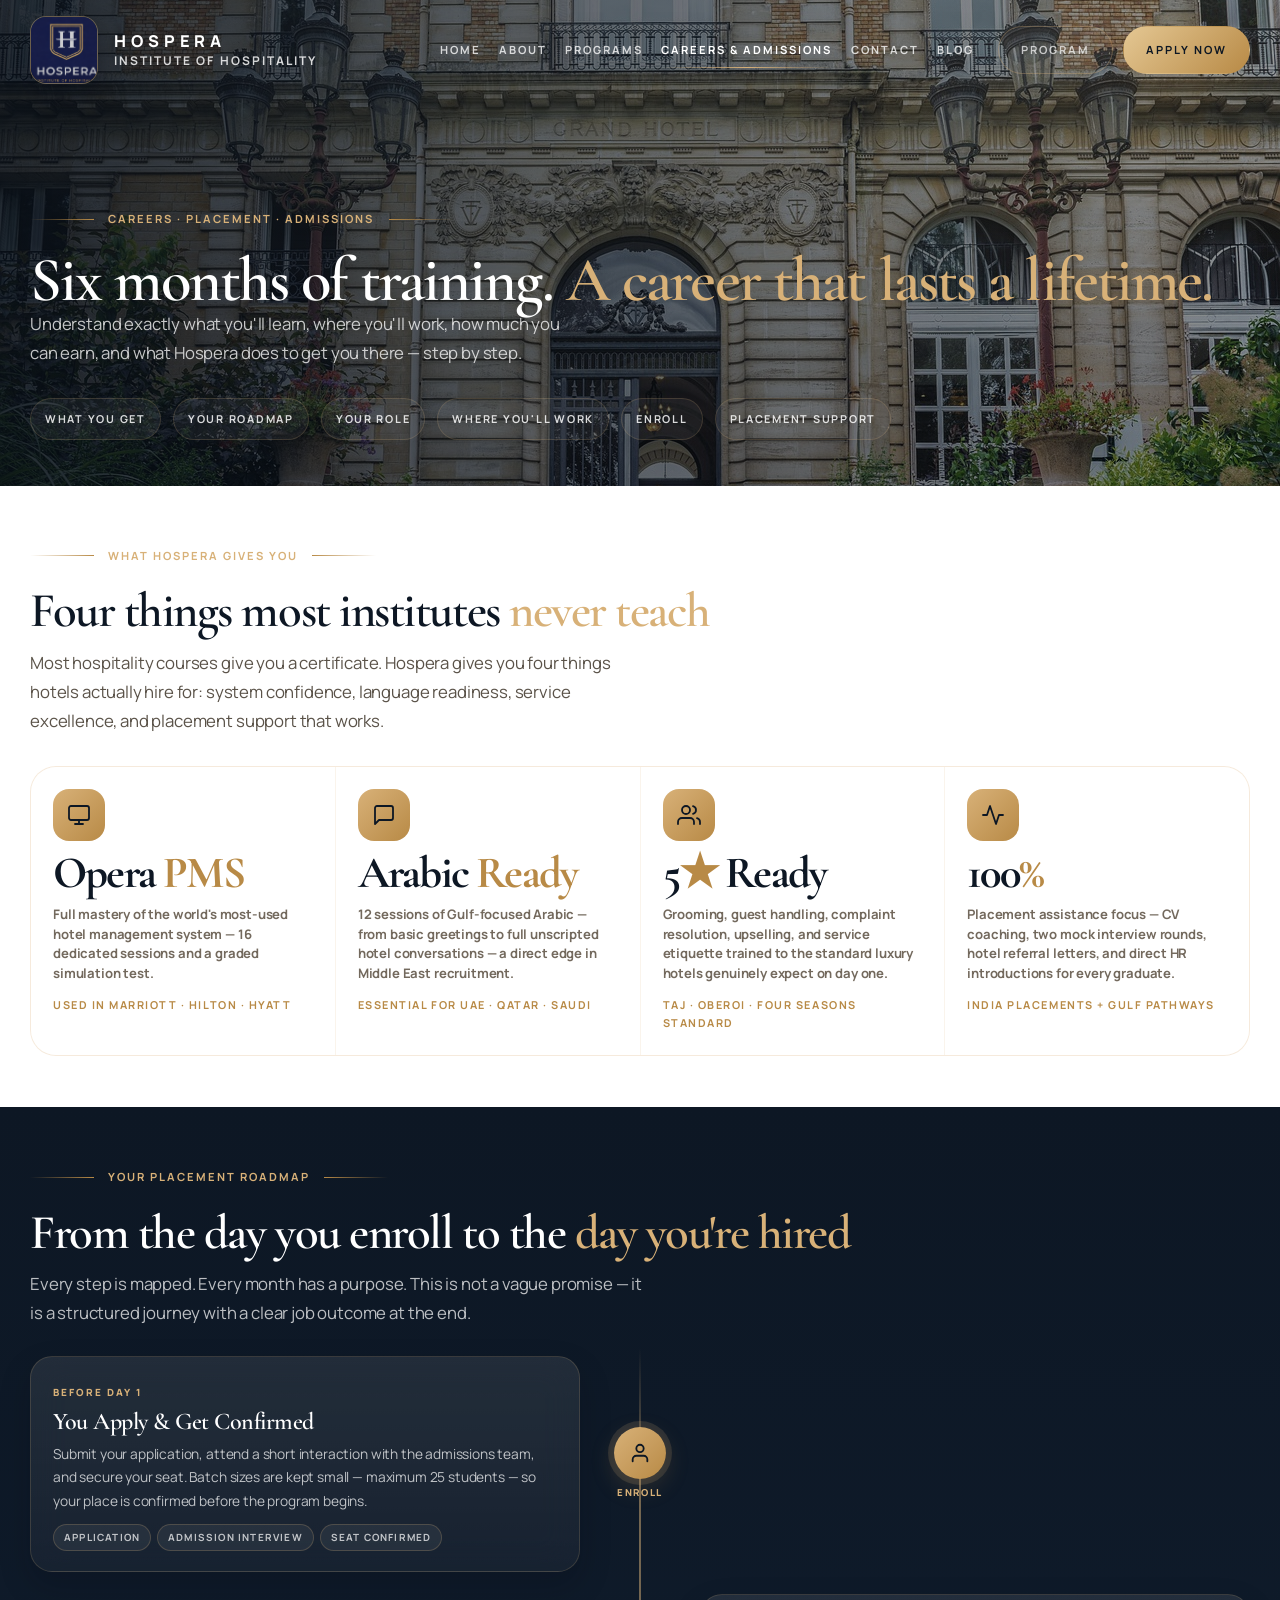
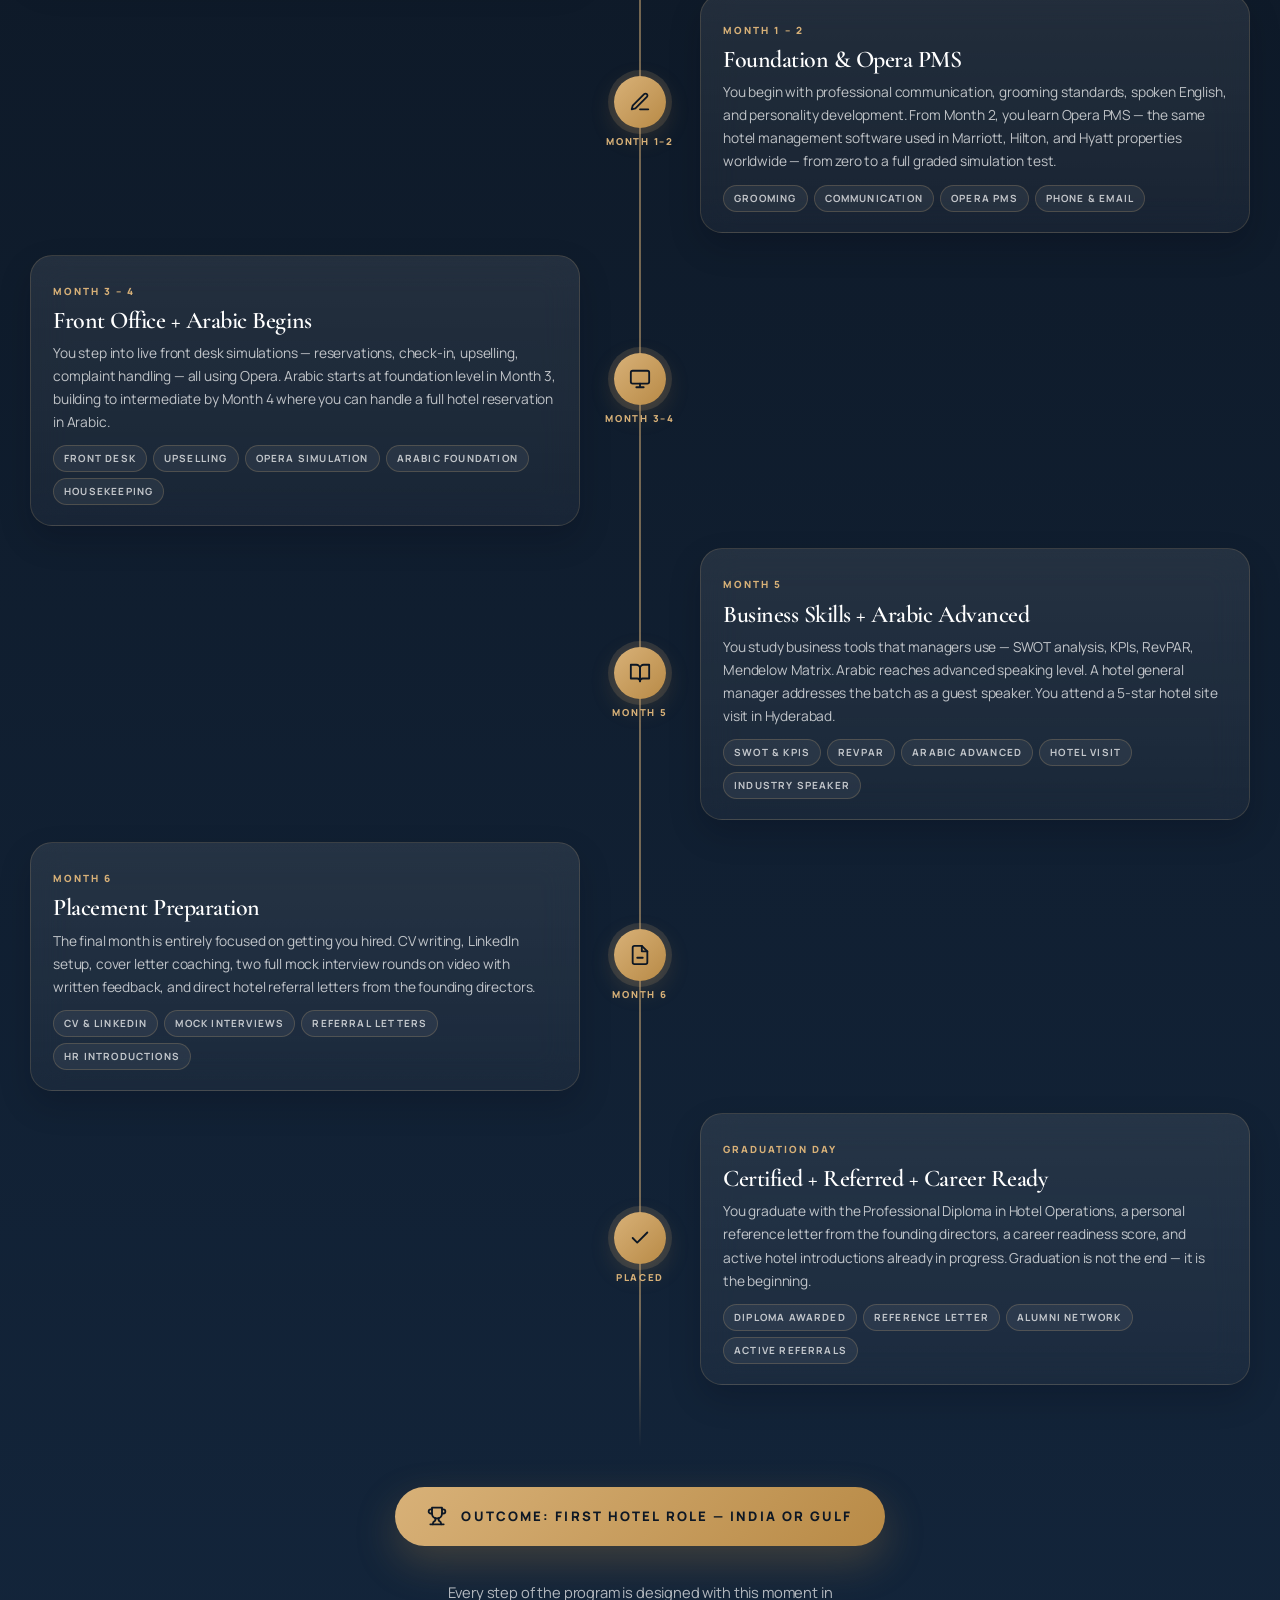
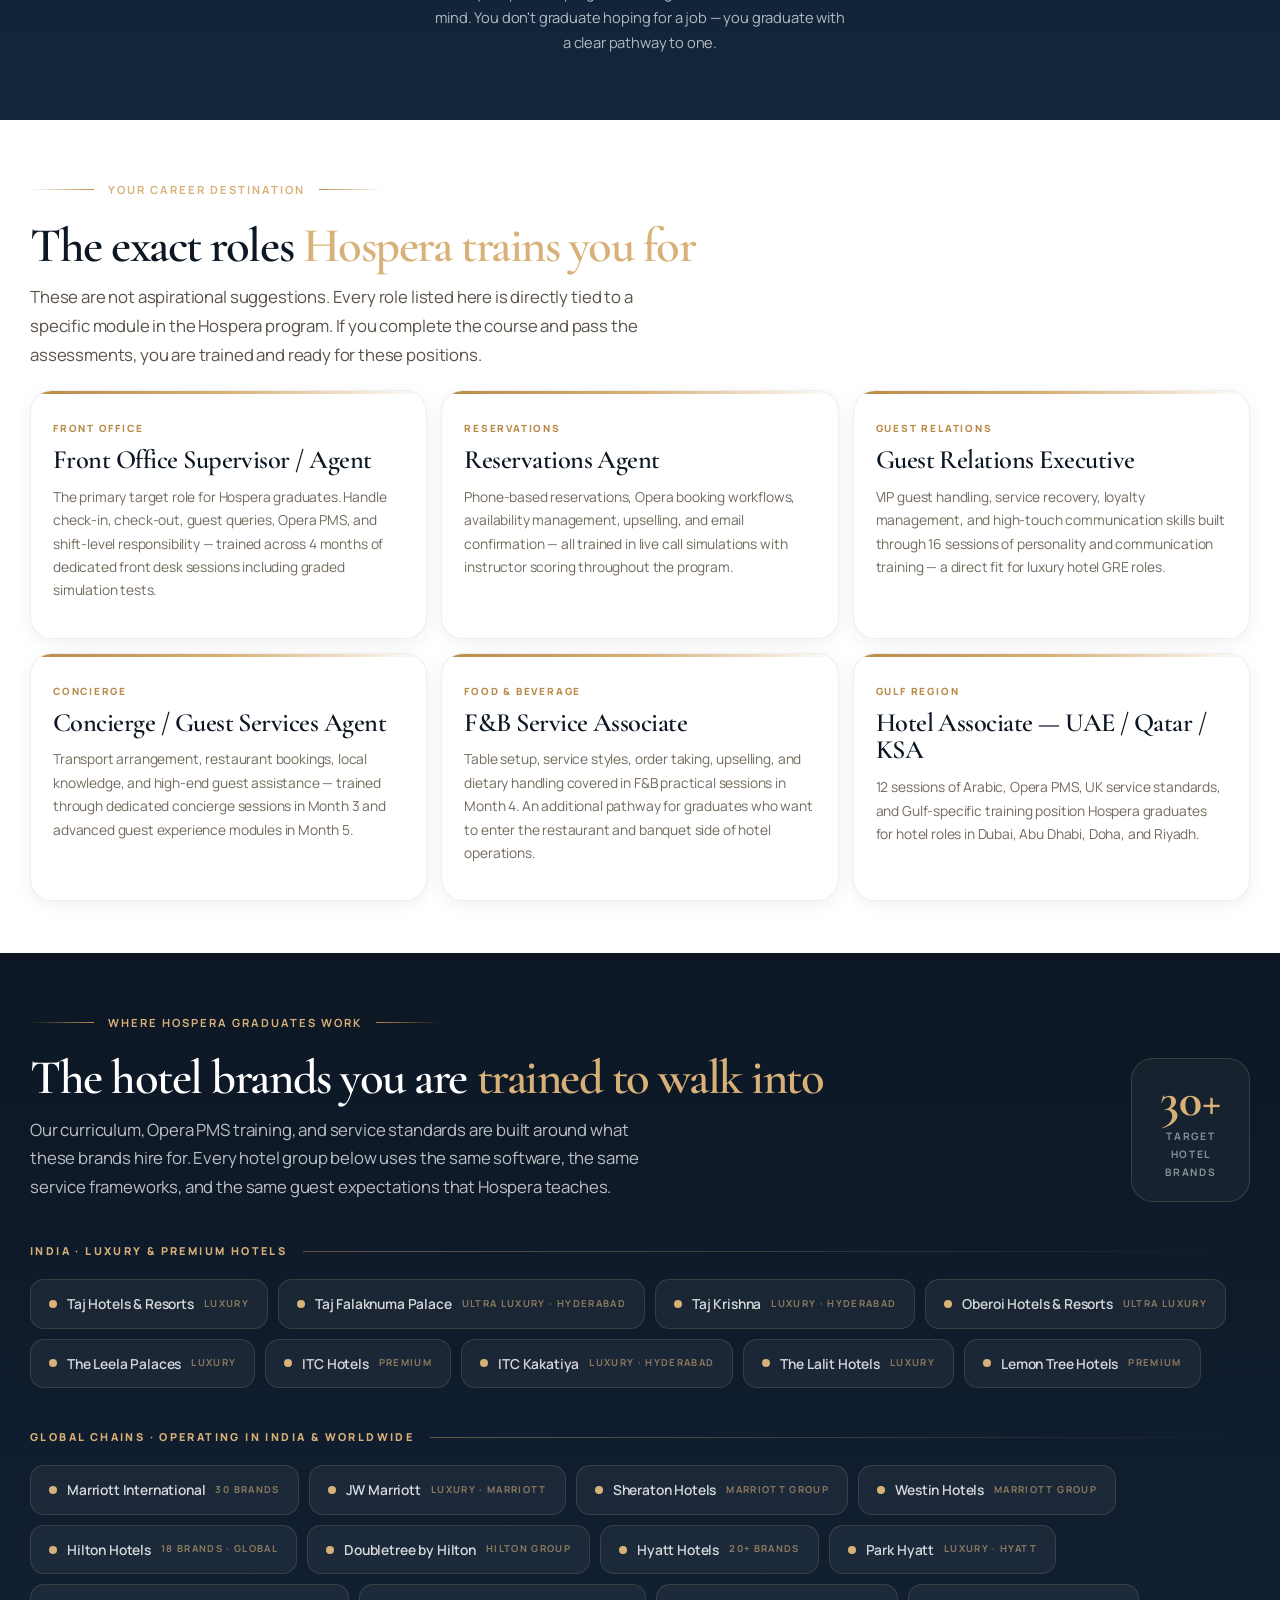
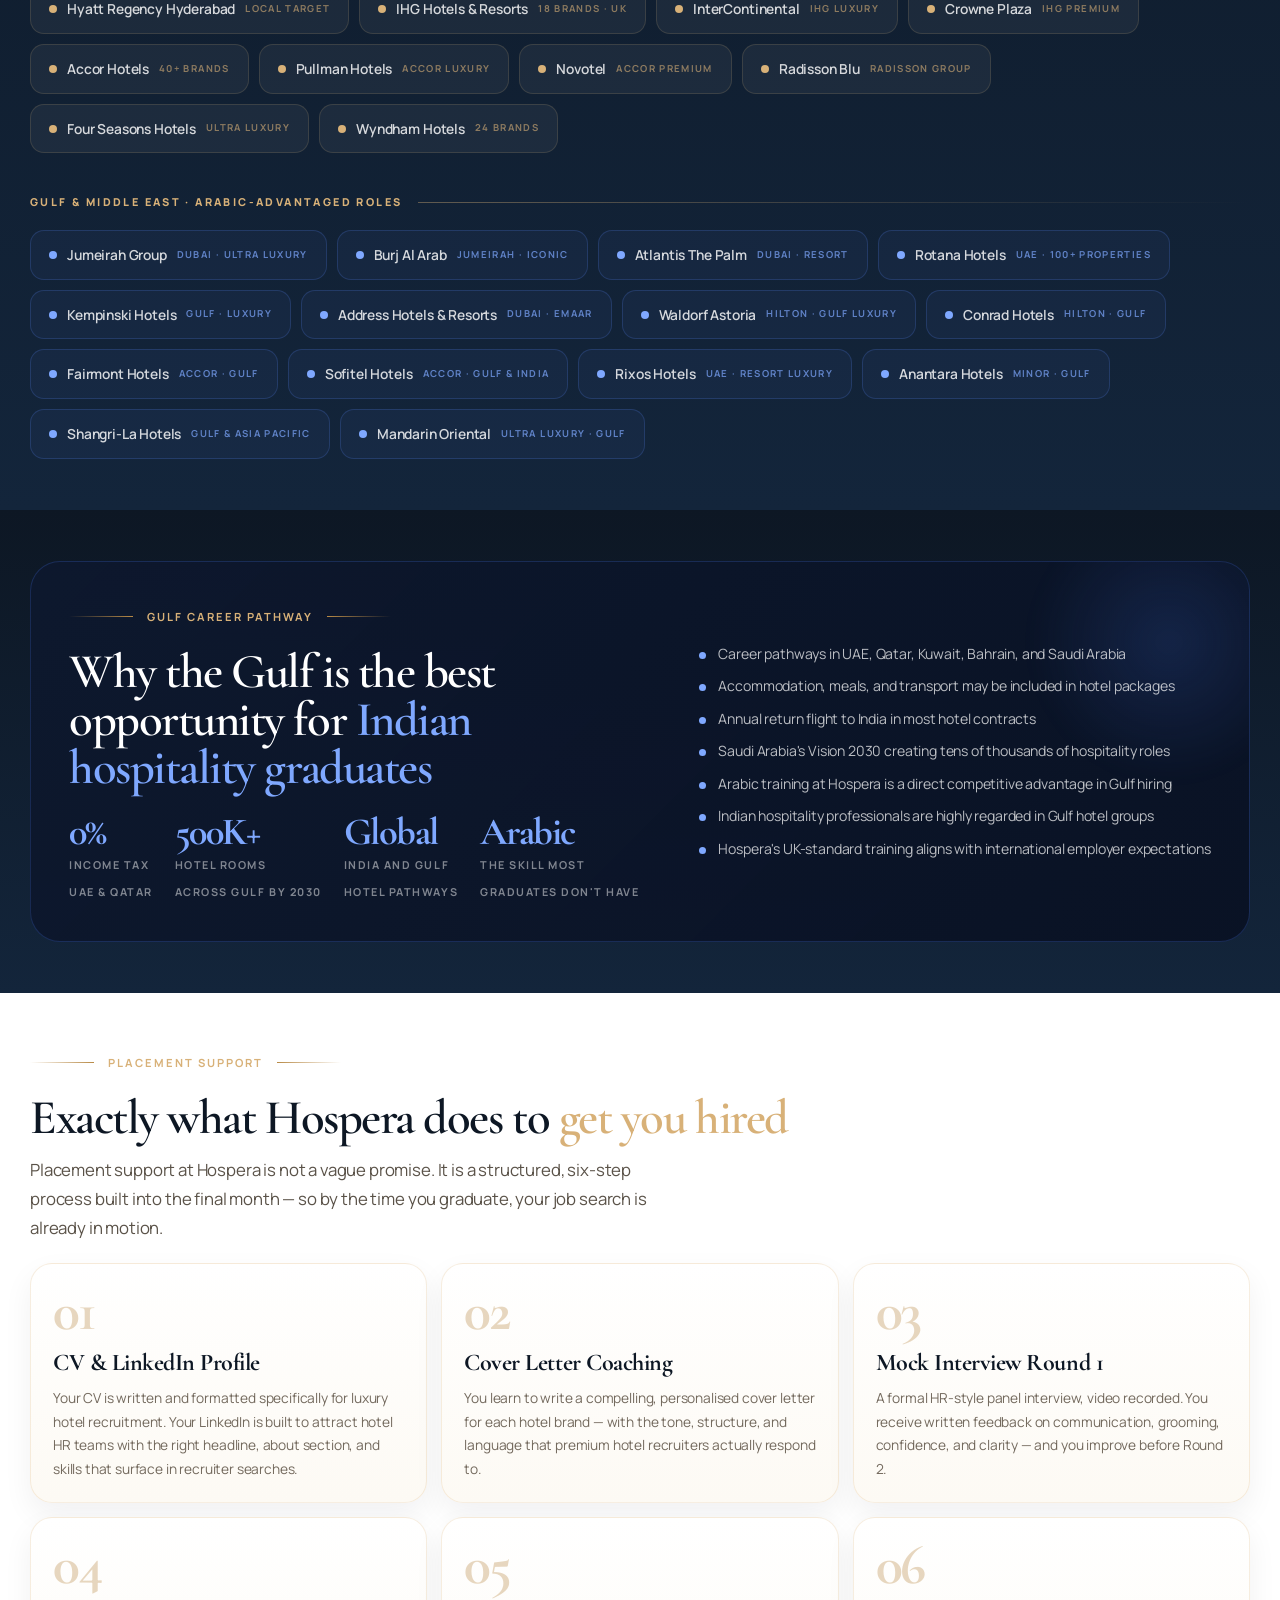
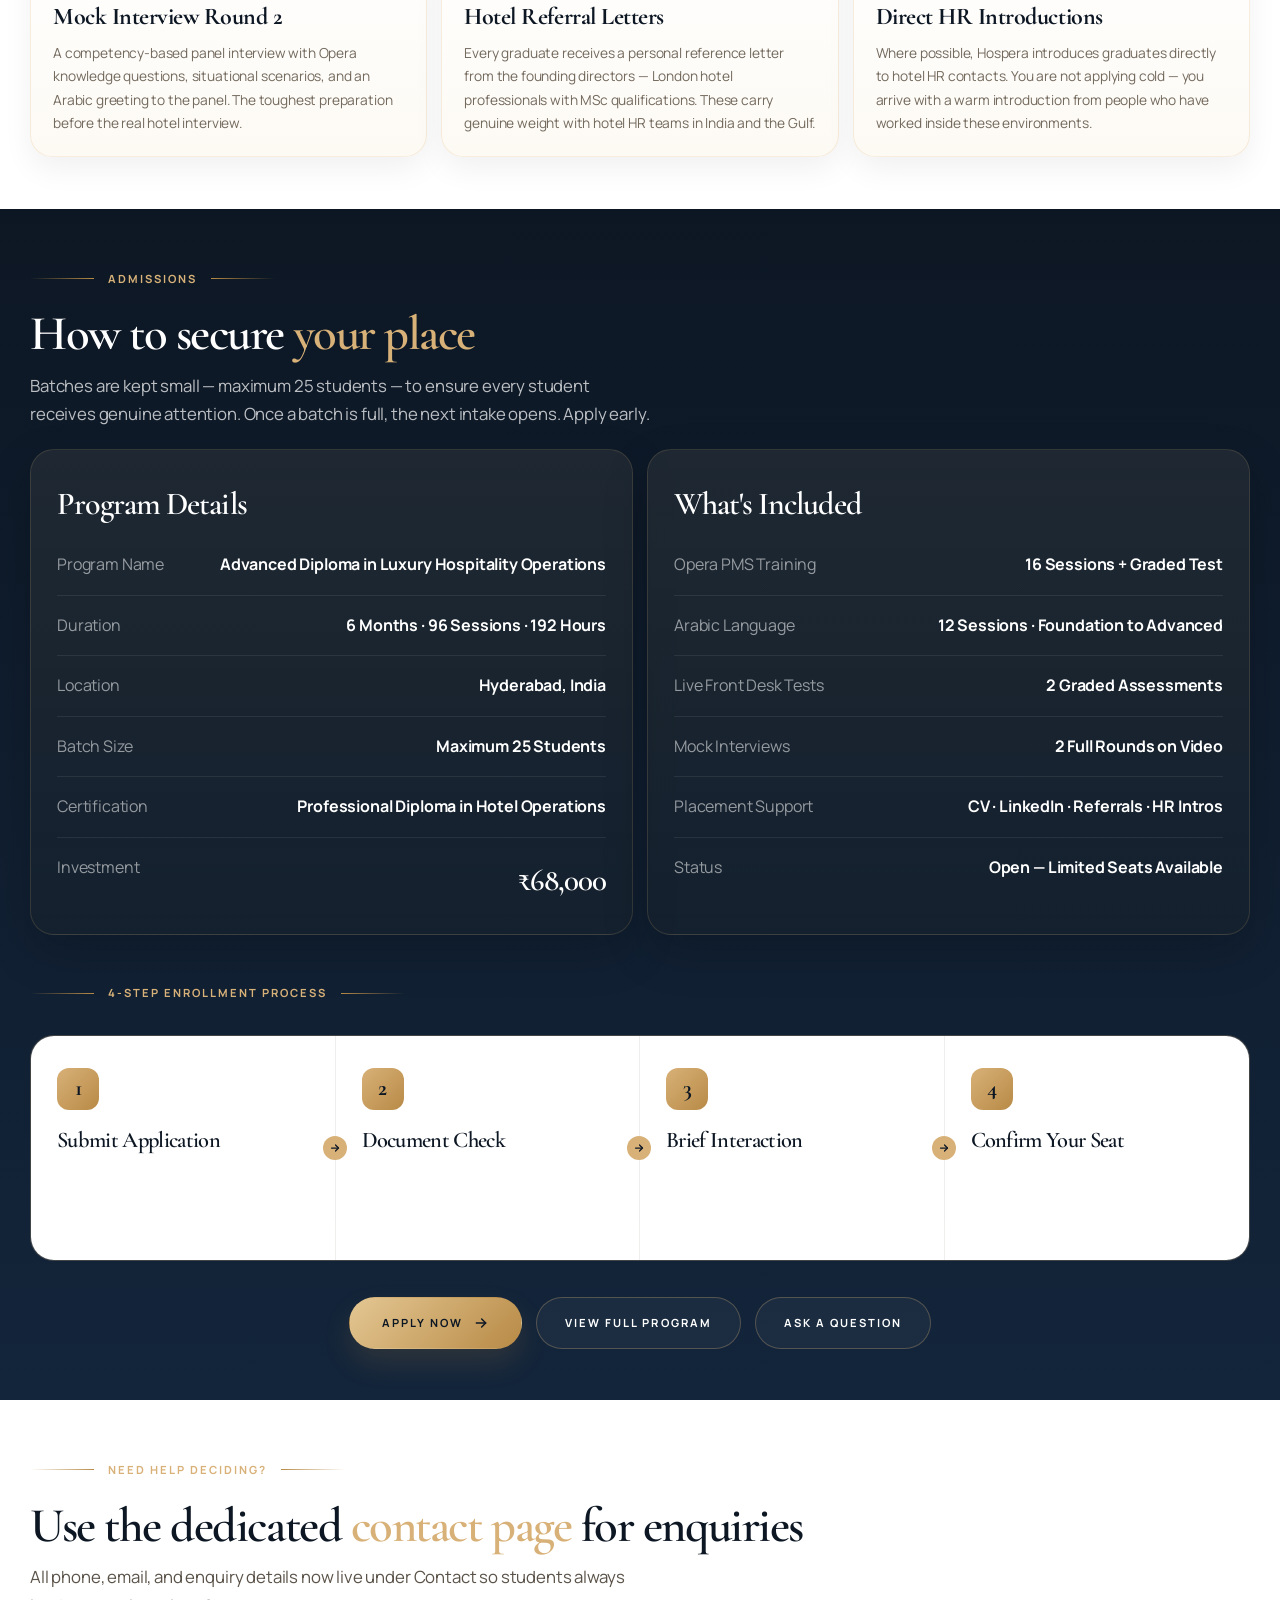
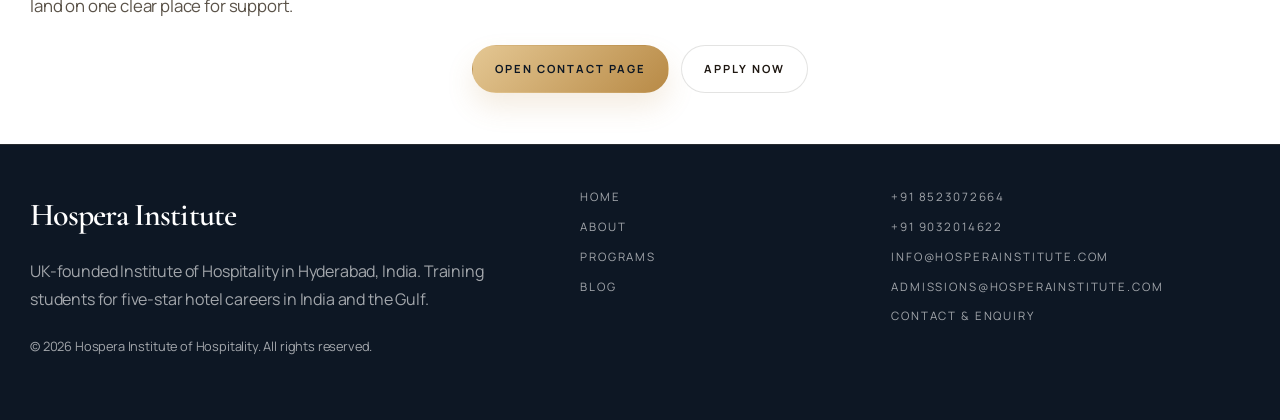
<file: careers.html>
<!DOCTYPE html>
<html lang="en">
<head>
  <meta charset="UTF-8" />
  <meta name="viewport" content="width=device-width, initial-scale=1.0" />
  <title>Careers, Placement & Admissions | Hospera Institute of Hospitality</title>
  <meta name="description" content="Discover where Hospera graduates work, the step-by-step placement roadmap, hotel brands you can target, and how to enroll." />
  <link rel="preconnect" href="https://fonts.googleapis.com" />
  <link rel="preconnect" href="https://fonts.gstatic.com" crossorigin />
  <link href="https://fonts.googleapis.com/css2?family=Cormorant+Garamond:wght@500;600;700&family=Manrope:wght@400;500;600;700;800&display=swap" rel="stylesheet" />
  <link rel="stylesheet" href="style.css" />
  <style>

    /* ══ OUTCOME PILLARS ══ */
    .outcome-grid {
      display: grid;
      grid-template-columns: repeat(4, minmax(0,1fr));
      gap: 1px;
      background: rgba(216,177,120,0.14);
      border: 1px solid rgba(216,177,120,0.14);
      border-radius: 26px;
      overflow: hidden;
      margin-top: 52px;
    }
    .outcome-cell {
      padding: 36px 28px;
      background: #ffffff;
      display: flex;
      flex-direction: column;
      gap: 12px;
    }
    .outcome-icon {
      width: 52px; height: 52px;
      border-radius: 16px;
      background: linear-gradient(135deg, var(--gold-400), var(--gold-500));
      display: grid; place-items: center;
      flex-shrink: 0;
    }
    .outcome-icon svg { width: 24px; height: 24px; color: var(--navy-900); }
    .outcome-number {
      font-family: "Cormorant Garamond", serif;
      font-size: 2.8rem; font-weight: 700;
      color: var(--navy-900); line-height: 0.9; letter-spacing: -0.04em;
    }
    .outcome-number em { font-style: normal; color: var(--gold-500); }
    .outcome-label { font-size: 0.82rem; font-weight: 700; color: var(--text-soft); line-height: 1.5; }
    .outcome-sublabel { font-size: 0.68rem; font-weight: 700; letter-spacing: 0.14em; text-transform: uppercase; color: var(--gold-500); }

    /* ══ ROADMAP ══ */
    .roadmap-track { position: relative; padding: 8px 0 40px; }
    .roadmap-track::before {
      content: ""; position: absolute;
      left: 50%; top: 0; bottom: 0; width: 2px;
      transform: translateX(-50%);
      background: linear-gradient(180deg, transparent 0%, rgba(216,177,120,0.5) 8%, rgba(216,177,120,0.5) 92%, transparent 100%);
    }
    .roadmap-step {
      display: grid;
      grid-template-columns: 1fr 72px 1fr;
      gap: 0 24px;
      align-items: center;
      margin-bottom: 32px;
      position: relative;
    }
    .roadmap-step:last-child { margin-bottom: 0; }
    .roadmap-step .rs-card { grid-column: 1; }
    .roadmap-step .rs-node { grid-column: 2; }
    .roadmap-step .rs-spacer { grid-column: 3; }
    .roadmap-step.right .rs-card { grid-column: 3; grid-row: 1; }
    .roadmap-step.right .rs-node { grid-column: 2; grid-row: 1; }
    .roadmap-step.right .rs-spacer { grid-column: 1; grid-row: 1; }
    .rs-node { display: flex; flex-direction: column; align-items: center; gap: 6px; z-index: 2; }
    .rs-circle {
      width: 52px; height: 52px; border-radius: 50%;
      background: linear-gradient(135deg, var(--gold-400), var(--gold-500));
      display: grid; place-items: center;
      box-shadow: 0 0 0 6px rgba(216,177,120,0.15), 0 8px 24px rgba(184,138,70,0.22);
    }
    .rs-circle svg { width: 22px; height: 22px; color: var(--navy-900); }
    .rs-step-label { font-size: 0.6rem; font-weight: 800; letter-spacing: 0.18em; text-transform: uppercase; color: var(--gold-400); white-space: nowrap; }
    .rs-card {
      padding: 24px 26px; border-radius: 22px;
      border: 1px solid rgba(216,177,120,0.18);
      background: linear-gradient(180deg, rgba(255,255,255,0.09), rgba(255,255,255,0.04));
      backdrop-filter: blur(18px);
      box-shadow: 0 14px 32px rgba(2,8,16,0.18);
      transition: transform 0.25s ease, border-color 0.25s ease;
    }
    .rs-card:hover { transform: translateY(-4px); border-color: rgba(216,177,120,0.34); }
    .rs-month { display: inline-block; font-size: 0.62rem; font-weight: 800; letter-spacing: 0.2em; text-transform: uppercase; color: var(--gold-400); margin-bottom: 8px; }
    .rs-title { margin: 0 0 8px; font-family: "Cormorant Garamond", serif; font-size: 1.5rem; font-weight: 600; color: #fff; line-height: 1.05; letter-spacing: -0.02em; }
    .rs-copy { margin: 0; font-size: 0.86rem; color: rgba(255,255,255,0.68); line-height: 1.68; }
    .rs-tags { display: flex; flex-wrap: wrap; gap: 6px; margin-top: 12px; }
    .rs-tag { padding: 4px 10px; border-radius: 999px; border: 1px solid rgba(216,177,120,0.22); background: rgba(255,255,255,0.06); font-size: 0.62rem; font-weight: 700; letter-spacing: 0.12em; text-transform: uppercase; color: rgba(255,255,255,0.72); }
    .rs-spacer {}
    .roadmap-outcome { margin-top: 40px; display: flex; flex-direction: column; align-items: center; gap: 20px; text-align: center; }
    .roadmap-outcome-badge {
      display: inline-flex; align-items: center; gap: 14px; padding: 18px 32px; border-radius: 999px;
      background: linear-gradient(135deg, var(--gold-400), var(--gold-500));
      color: var(--navy-900); font-size: 0.82rem; font-weight: 800; letter-spacing: 0.16em; text-transform: uppercase;
      box-shadow: 0 16px 40px rgba(184,138,70,0.28);
    }
    .roadmap-outcome-badge svg { width: 20px; height: 20px; }
    .roadmap-outcome-copy { max-width: 46ch; color: rgba(255,255,255,0.68); font-size: 0.92rem; line-height: 1.68; }

    /* ══ ROLES ══ */
    .roles-grid { display: grid; grid-template-columns: repeat(3, minmax(0,1fr)); gap: 18px; }
    .role-card {
      padding: 28px 24px; border-radius: 22px;
      border: 1px solid rgba(31,24,18,0.07); background: #ffffff;
      box-shadow: 0 4px 18px rgba(17,21,28,0.06);
      transition: transform 0.25s ease, box-shadow 0.25s ease;
      position: relative; overflow: hidden;
    }
    .role-card::before { content: ""; position: absolute; top: 0; left: 0; right: 0; height: 3px; background: linear-gradient(90deg, var(--gold-500), var(--gold-400), transparent); }
    .role-card:hover { transform: translateY(-4px); box-shadow: 0 12px 36px rgba(17,21,28,0.10); }
    .role-dept { display: inline-block; font-size: 0.62rem; font-weight: 800; letter-spacing: 0.18em; text-transform: uppercase; color: var(--gold-500); margin-bottom: 10px; }
    .role-title { margin: 0 0 10px; font-family: "Cormorant Garamond", serif; font-size: 1.65rem; font-weight: 600; color: var(--navy-900); line-height: 1.05; letter-spacing: -0.02em; }
    .role-copy { font-size: 0.86rem; color: var(--text-soft); line-height: 1.7; margin: 0 0 14px; }
    .role-salary { display: none; }

    /* ══ BRANDS ══ */
    .brands-intro { display: grid; grid-template-columns: 1fr auto; gap: 32px; align-items: end; margin-bottom: 40px; }
    .brands-count-pill { display: inline-flex; flex-direction: column; align-items: center; padding: 20px 28px; border-radius: 22px; border: 1px solid rgba(216,177,120,0.2); background: rgba(255,255,255,0.04); text-align: center; flex-shrink: 0; }
    .brands-count-pill strong { font-family: "Cormorant Garamond", serif; font-size: 3rem; font-weight: 700; color: var(--gold-400); line-height: 0.9; }
    .brands-count-pill span { font-size: 0.64rem; font-weight: 700; letter-spacing: 0.16em; text-transform: uppercase; color: rgba(255,255,255,0.5); margin-top: 6px; }
    .tier-block { margin-bottom: 40px; }
    .tier-block:last-child { margin-bottom: 0; }
    .tier-label { display: flex; align-items: center; gap: 16px; margin-bottom: 18px; }
    .tier-label-text { font-size: 0.68rem; font-weight: 800; letter-spacing: 0.22em; text-transform: uppercase; color: var(--gold-400); }
    .tier-label::after { content: ""; flex: 1; height: 1px; background: linear-gradient(90deg, rgba(216,177,120,0.4), transparent); }
    .brands-wrap { display: flex; flex-wrap: wrap; gap: 10px; }
    .brand-pill { display: inline-flex; align-items: center; gap: 10px; padding: 12px 18px; border-radius: 14px; border: 1px solid rgba(216,177,120,0.16); background: rgba(255,255,255,0.05); transition: border-color 0.25s, background 0.25s, transform 0.2s; cursor: default; }
    .brand-pill:hover { border-color: rgba(216,177,120,0.36); background: rgba(255,255,255,0.08); transform: translateY(-2px); }
    .brand-dot { width: 8px; height: 8px; border-radius: 50%; background: var(--gold-400); flex-shrink: 0; }
    .brand-pill-name { font-size: 0.86rem; font-weight: 600; color: rgba(255,255,255,0.82); white-space: nowrap; }
    .brand-pill-sub { font-size: 0.6rem; font-weight: 700; letter-spacing: 0.14em; text-transform: uppercase; color: rgba(216,177,120,0.6); }
    .brand-pill.gulf { border-color: rgba(92,136,255,0.2); background: rgba(92,136,255,0.05); }
    .brand-pill.gulf .brand-dot { background: #7fa8ff; }
    .brand-pill.gulf .brand-pill-sub { color: rgba(127,168,255,0.7); }
    .brand-pill.gulf:hover { border-color: rgba(92,136,255,0.36); }

    /* ══ SALARY ══ */
    .salary-grid { display: grid; grid-template-columns: 1fr 1fr; gap: 18px; }
    .salary-panel { padding: 36px; border-radius: 26px; border: 1px solid rgba(31,24,18,0.07); background: #ffffff; box-shadow: 0 4px 18px rgba(17,21,28,0.06); position: relative; overflow: hidden; }
    .salary-panel::before { content: ""; position: absolute; top: 0; left: 0; right: 0; height: 4px; background: linear-gradient(90deg, var(--gold-500), var(--gold-400)); }
    .salary-panel.gulf-panel::before { background: linear-gradient(90deg, #4a7cf5, #7fa8ff); }
    .salary-region { font-size: 0.68rem; font-weight: 800; letter-spacing: 0.2em; text-transform: uppercase; color: var(--gold-500); margin-bottom: 8px; }
    .salary-panel.gulf-panel .salary-region { color: #4a7cf5; }
    .salary-heading { font-family: "Cormorant Garamond", serif; font-size: 1.9rem; font-weight: 600; color: var(--navy-900); margin: 0 0 20px; line-height: 1; }
    .salary-rows { display: grid; gap: 12px; }
    .salary-row { display: flex; justify-content: space-between; align-items: center; padding-bottom: 12px; border-bottom: 1px solid rgba(31,24,18,0.06); gap: 12px; }
    .salary-row:last-child { border-bottom: 0; padding-bottom: 0; }
    .salary-role { font-size: 0.86rem; color: var(--text-soft); }
    .salary-amount { font-family: "Cormorant Garamond", serif; font-size: 1.3rem; font-weight: 600; color: var(--navy-900); white-space: nowrap; }
    .salary-note { margin-top: 20px; padding: 12px 16px; border-radius: 12px; background: rgba(184,138,70,0.07); border: 1px solid rgba(184,138,70,0.14); font-size: 0.78rem; color: var(--text-soft); line-height: 1.6; }
    .salary-panel.gulf-panel .salary-note { background: rgba(74,124,245,0.05); border-color: rgba(74,124,245,0.14); }

    /* ══ GULF BANNER ══ */
    .gulf-banner { position: relative; border-radius: 30px; overflow: hidden; border: 1px solid rgba(74,124,245,0.22); background: linear-gradient(135deg, rgba(13,24,46,0.92), rgba(10,18,36,0.96)); padding: 48px 52px; }
    .gulf-banner::before { content: ""; position: absolute; top: -60px; right: -60px; width: 280px; height: 280px; border-radius: 50%; background: radial-gradient(circle, rgba(74,124,245,0.16), transparent 70%); filter: blur(10px); pointer-events: none; }
    .gulf-banner-inner { position: relative; z-index: 1; display: grid; grid-template-columns: 1fr auto; gap: 40px; align-items: center; }
    .gulf-stat-row { display: flex; gap: 40px; margin-top: 24px; flex-wrap: wrap; }
    .gulf-stat strong { display: block; font-family: "Cormorant Garamond", serif; font-size: 2.4rem; font-weight: 700; color: #7fa8ff; line-height: 0.9; letter-spacing: -0.04em; }
    .gulf-stat span { font-size: 0.68rem; font-weight: 700; letter-spacing: 0.14em; text-transform: uppercase; color: rgba(255,255,255,0.48); }
    .gulf-perks { list-style: none; padding: 0; margin: 0; display: grid; gap: 10px; }
    .gulf-perks li { display: flex; align-items: flex-start; gap: 12px; font-size: 0.88rem; color: rgba(255,255,255,0.7); line-height: 1.6; }
    .gulf-perks li::before { content: ""; width: 7px; height: 7px; border-radius: 50%; background: #7fa8ff; flex-shrink: 0; margin-top: 9px; }

    /* ══ SUPPORT STEPS ══ */
    .support-grid { display: grid; grid-template-columns: repeat(3, minmax(0,1fr)); gap: 18px; }
    .support-card { padding: 30px 26px; border-radius: 22px; border: 1px solid rgba(216,177,120,0.22); background: linear-gradient(180deg, #ffffff, #fdfaf4); box-shadow: 0 12px 30px rgba(17,21,28,0.06); position: relative; overflow: hidden; }
    .support-card::after { content: ""; position: absolute; inset: 0; background: linear-gradient(115deg, transparent 18%, rgba(216,177,120,0.08) 42%, transparent 62%); transform: translateX(-140%); animation: shimmer 11s ease-in-out infinite; pointer-events: none; }
    @keyframes shimmer { 0%, 100% { transform: translateX(-140%); opacity: 0; } 12% { opacity: 0.4; } 34% { transform: translateX(140%); opacity: 0; } }
    .support-num { font-family: "Cormorant Garamond", serif; font-size: 3.5rem; font-weight: 700; color: rgba(184,138,70,0.34); line-height: 0.9; margin-bottom: 14px; letter-spacing: -0.04em; }
    .support-title { margin: 0 0 10px; font-family: "Cormorant Garamond", serif; font-size: 1.5rem; font-weight: 700; color: var(--navy-900); letter-spacing: -0.02em; line-height: 1.1; }
    .support-copy { margin: 0; font-size: 0.86rem; color: var(--text-soft); line-height: 1.7; }

    /* ══ ENROLL FLOW ══ */
    .enroll-flow { display: grid; grid-template-columns: repeat(4, minmax(0,1fr)); gap: 0; background: rgba(216,177,120,0.12); border: 1px solid rgba(216,177,120,0.14); border-radius: 24px; overflow: hidden; }
    .enroll-step { padding: 32px 26px; background: #ffffff; border-right: 1px solid rgba(31,24,18,0.07); position: relative; transition: background 0.25s; }
    .enroll-step:last-child { border-right: 0; }
    .enroll-step:hover { background: #fdfaf4; }
    .enroll-step-num { width: 42px; height: 42px; border-radius: 12px; background: linear-gradient(135deg, var(--gold-400), var(--gold-500)); display: grid; place-items: center; font-family: "Cormorant Garamond", serif; font-size: 1.4rem; font-weight: 700; color: var(--navy-900); margin-bottom: 18px; }
    .enroll-step-arrow { position: absolute; right: -12px; top: 50%; transform: translateY(-50%); width: 24px; height: 24px; border-radius: 50%; background: var(--gold-400); display: grid; place-items: center; z-index: 2; }
    .enroll-step:last-child .enroll-step-arrow { display: none; }
    .enroll-step-arrow svg { width: 12px; height: 12px; color: var(--navy-900); }
    .enroll-step-title { margin: 0 0 8px; font-family: "Cormorant Garamond", serif; font-size: 1.4rem; font-weight: 600; color: var(--navy-900); line-height: 1.1; }
    .enroll-step-copy { font-size: 0.84rem; color: var(--text-soft); line-height: 1.68; margin: 0; }

    /* ══ CONTACT BAND ══ */
    .contact-band { display: grid; grid-template-columns: repeat(3, minmax(0,1fr)); gap: 18px; margin-bottom: 40px; }
    .contact-band-card { padding: 28px; border-radius: 22px; border: 1px solid rgba(31,24,18,0.07); background: #ffffff; box-shadow: 0 4px 18px rgba(17,21,28,0.05); display: flex; align-items: flex-start; gap: 18px; }
    .contact-band-icon { width: 48px; height: 48px; border-radius: 14px; background: linear-gradient(135deg, var(--gold-400), var(--gold-500)); display: grid; place-items: center; flex-shrink: 0; }
    .contact-band-icon svg { width: 20px; height: 20px; color: var(--navy-900); }
    .contact-band-label { font-size: 0.64rem; font-weight: 800; letter-spacing: 0.18em; text-transform: uppercase; color: var(--gold-500); margin-bottom: 4px; }
    .contact-band-value { font-family: "Cormorant Garamond", serif; font-size: 1.2rem; font-weight: 600; color: var(--navy-900); line-height: 1.2; margin-bottom: 4px; }
    .contact-band-note { font-size: 0.8rem; color: var(--text-soft); line-height: 1.55; }

    /* ══ RESPONSIVE ══ */
    @media (max-width: 1100px) {
      .outcome-grid { grid-template-columns: repeat(2, 1fr); }
      .roles-grid { grid-template-columns: repeat(2, 1fr); }
      .support-grid { grid-template-columns: repeat(2, 1fr); }
      .enroll-flow { grid-template-columns: repeat(2, 1fr); }
      .enroll-step:nth-child(2) { border-right: 0; }
      .enroll-step:nth-child(1), .enroll-step:nth-child(2) { border-bottom: 1px solid rgba(31,24,18,0.07); }
      .gulf-banner-inner { grid-template-columns: 1fr; }
    }
    @media (max-width: 800px) {
      .roadmap-track::before { left: 28px; }
      .roadmap-step { grid-template-columns: 58px 1fr; }
      .roadmap-step .rs-node { grid-column: 1; grid-row: 1; align-self: start; }
      .roadmap-step .rs-card { grid-column: 2; grid-row: 1; }
      .roadmap-step .rs-spacer { display: none; }
      .roadmap-step.right .rs-node { grid-column: 1; }
      .roadmap-step.right .rs-card { grid-column: 2; }
      .roadmap-step.right .rs-spacer { display: none; }
      .rs-circle { width: 44px; height: 44px; }
      .rs-step-label { display: none; }
      .salary-grid { grid-template-columns: 1fr; }
      .contact-band { grid-template-columns: 1fr; }
      .roles-grid { grid-template-columns: 1fr; }
      .support-grid { grid-template-columns: 1fr; }
      .enroll-flow { grid-template-columns: 1fr; }
      .enroll-step { border-right: 0 !important; border-bottom: 1px solid rgba(31,24,18,0.07) !important; }
      .enroll-step:last-child { border-bottom: 0 !important; }
      .enroll-step-arrow { display: none; }
      .brands-intro { grid-template-columns: 1fr; }
      .gulf-banner { padding: 32px 26px; }
    }
    @media (max-width: 560px) {
      .outcome-grid { grid-template-columns: 1fr; }
    }

    .careers-compact-page .page-hero {
      min-height: 54svh;
      padding: calc(var(--header-height) + 28px) 0 46px;
    }
    .careers-compact-page .section {
      padding: clamp(38px, 4vw, 56px) 0;
    }
    .careers-compact-page .section-header {
      margin-bottom: 20px;
    }
    .careers-compact-page .outcome-grid {
      margin-top: 30px;
    }
    .careers-compact-page .outcome-cell,
    .careers-compact-page .role-card,
    .careers-compact-page .support-card,
    .careers-compact-page .contact-band-card {
      padding: 22px;
    }
    .careers-compact-page .roadmap-step {
      margin-bottom: 22px;
    }
    .careers-compact-page .rs-card {
      padding: 20px 22px;
    }
    .careers-compact-page #salaries {
      display: none;
    }
    .careers-compact-page .gulf-stat-row {
      gap: 22px;
    }
    .careers-compact-page .gulf-banner {
      padding: 36px 38px;
    }
    .careers-compact-page .support-grid,
    .careers-compact-page .roles-grid,
    .careers-compact-page .contact-band,
    .careers-compact-page .feature-grid.two {
      gap: 14px;
    }
    @media (max-width: 800px) {
      .careers-compact-page .page-hero {
        min-height: auto;
        padding: calc(var(--header-height) + 24px) 0 38px;
      }
      .careers-compact-page .gulf-banner {
        padding: 26px 22px;
      }
      .careers-compact-page .outcome-grid {
        margin-top: 20px;
      }
      .careers-compact-page .outcome-cell,
      .careers-compact-page .role-card,
      .careers-compact-page .support-card,
      .careers-compact-page .enroll-step,
      .careers-compact-page .table-card {
        padding: 18px;
      }
      .careers-compact-page .outcome-number {
        font-size: 2.15rem;
      }
      .careers-compact-page .roadmap-track {
        padding-bottom: 18px;
      }
      .careers-compact-page .roadmap-track::before,
      .careers-compact-page .rs-node,
      .careers-compact-page .rs-tags,
      .careers-compact-page .support-num {
        display: none;
      }
      .careers-compact-page .roadmap-step,
      .careers-compact-page .roadmap-step.right {
        display: block;
        margin-bottom: 12px;
      }
      .careers-compact-page .roadmap-step .rs-card,
      .careers-compact-page .roadmap-step.right .rs-card {
        display: block;
      }
      .careers-compact-page .rs-card {
        padding: 16px 18px;
        border-radius: 16px;
      }
      .careers-compact-page .rs-title,
      .careers-compact-page .role-title,
      .careers-compact-page .support-title,
      .careers-compact-page .enroll-step-title {
        font-size: 1.25rem;
      }
      .careers-compact-page .rs-copy,
      .careers-compact-page .role-copy,
      .careers-compact-page .support-copy,
      .careers-compact-page .enroll-step-copy,
      .careers-compact-page .section-intro {
        display: -webkit-box;
        -webkit-box-orient: vertical;
        -webkit-line-clamp: 3;
        overflow: hidden;
      }
      .careers-compact-page .brands-intro {
        margin-bottom: 18px;
      }
      .careers-compact-page .tier-block {
        margin-bottom: 22px;
      }
      .careers-compact-page .brand-pill {
        padding: 8px 10px;
        gap: 7px;
      }
      .careers-compact-page .brand-pill:nth-child(n+7),
      .careers-compact-page .gulf-perks li:nth-child(n+5) {
        display: none;
      }
      .careers-compact-page .brand-pill-name {
        white-space: normal;
        font-size: 0.78rem;
      }
      .careers-compact-page .brand-pill-sub,
      .careers-compact-page .enroll-step-arrow {
        display: none;
      }
      .careers-compact-page .info-row {
        padding: 10px 0;
      }
    }
  </style>
</head>
<body class="careers-compact-page">

  <header class="site-header">
    <div class="container navbar">
      <a class="brand" href="index.html" aria-label="Hospera Institute home">
        <span class="brand-mark"><img src="assets/hospera_logo_transparent.png" alt="Hospera logo" /></span>
        <span class="brand-copy">
          <span class="brand-title">Hospera</span>
          <span class="brand-subtitle">Institute of Hospitality</span>
        </span>
      </a>
      <button class="nav-toggle" id="navToggle" aria-label="Toggle navigation" aria-expanded="false">
        <span></span><span></span><span></span>
      </button>
      <nav class="nav-menu" id="navMenu">
        <div class="nav-links">
          <a href="index.html">Home</a>
          <a href="about.html">About</a>
          <a href="programs.html">Programs</a>
          <a href="careers.html" class="active">Careers &amp; Admissions</a>
          <a href="contact.html">Contact</a>
          <a href="blog.html">Blog</a>
        </div>
        <div class="nav-actions">
          <a class="btn btn-outline" href="programs.html">Program</a>
          <a class="btn btn-gold" href="apply.html">Apply Now</a>
        </div>
      </nav>
    </div>
  </header>

  <main class="main-shell">

    <!-- HERO -->
    <section class="page-hero has-video" style="background-image: url('assets/hospitality-scene.jpg');">
      <video class="hero-video" autoplay muted loop playsinline webkit-playsinline disablepictureinpicture preload="auto" poster="assets/hospitality-scene.jpg" aria-hidden="true">
        <source src="assets/videos/hero-careers-team.mp4" type="video/mp4" />
      </video>
      <div class="container" data-reveal>
        <span class="section-kicker">Careers · Placement · Admissions</span>
        <h1 class="page-hero-title">Six months of training. <span class="highlight">A career that lasts a lifetime.</span></h1>
        <p class="page-hero-copy">
          Understand exactly what you'll learn, where you'll work, how much you can earn, and what Hospera does to get you there — step by step.
        </p>
        <div class="page-menu">
          <a href="#outcomes">What You Get</a>
          <a href="#roadmap">Your Roadmap</a>
          <a href="#roles">Your Role</a>
          <a href="#brands">Where You'll Work</a>
          <a href="#admissions">Enroll</a>
          <a href="#placement-support">Placement Support</a>
        </div>
      </div>
    </section>


    <!-- ── WHAT YOU GET ── -->
    <section class="section section-light section-anchor" id="outcomes">
      <div class="container">
        <div class="section-header" data-reveal>
          <span class="section-kicker">What Hospera Gives You</span>
          <h2 class="section-title">Four things most institutes <span class="highlight">never teach</span></h2>
          <p class="section-intro">Most hospitality courses give you a certificate. Hospera gives you four things hotels actually hire for: system confidence, language readiness, service excellence, and placement support that works.</p>
        </div>
        <div class="outcome-grid" data-reveal>
          <div class="outcome-cell">
            <div class="outcome-icon"><svg viewBox="0 0 24 24" fill="none" stroke="currentColor" stroke-width="1.8" stroke-linecap="round" stroke-linejoin="round"><rect x="2" y="3" width="20" height="14" rx="2"/><path d="M8 21h8M12 17v4"/></svg></div>
            <div class="outcome-number">Opera <em>PMS</em></div>
            <div class="outcome-label">Full mastery of the world's most-used hotel management system — 16 dedicated sessions and a graded simulation test.</div>
            <div class="outcome-sublabel">Used in Marriott · Hilton · Hyatt</div>
          </div>
          <div class="outcome-cell">
            <div class="outcome-icon"><svg viewBox="0 0 24 24" fill="none" stroke="currentColor" stroke-width="1.8" stroke-linecap="round" stroke-linejoin="round"><path d="M21 15a2 2 0 0 1-2 2H7l-4 4V5a2 2 0 0 1 2-2h14a2 2 0 0 1 2 2z"/></svg></div>
            <div class="outcome-number">Arabic <em>Ready</em></div>
            <div class="outcome-label">12 sessions of Gulf-focused Arabic — from basic greetings to full unscripted hotel conversations — a direct edge in Middle East recruitment.</div>
            <div class="outcome-sublabel">Essential for UAE · Qatar · Saudi</div>
          </div>
          <div class="outcome-cell">
            <div class="outcome-icon"><svg viewBox="0 0 24 24" fill="none" stroke="currentColor" stroke-width="1.8" stroke-linecap="round" stroke-linejoin="round"><path d="M17 21v-2a4 4 0 0 0-4-4H5a4 4 0 0 0-4 4v2"/><circle cx="9" cy="7" r="4"/><path d="M23 21v-2a4 4 0 0 0-3-3.87"/><path d="M16 3.13a4 4 0 0 1 0 7.75"/></svg></div>
            <div class="outcome-number">5<em>★</em> Ready</div>
            <div class="outcome-label">Grooming, guest handling, complaint resolution, upselling, and service etiquette trained to the standard luxury hotels genuinely expect on day one.</div>
            <div class="outcome-sublabel">Taj · Oberoi · Four Seasons standard</div>
          </div>
          <div class="outcome-cell">
            <div class="outcome-icon"><svg viewBox="0 0 24 24" fill="none" stroke="currentColor" stroke-width="1.8" stroke-linecap="round" stroke-linejoin="round"><polyline points="22 12 18 12 15 21 9 3 6 12 2 12"/></svg></div>
            <div class="outcome-number">100<em>%</em></div>
            <div class="outcome-label">Placement assistance focus — CV coaching, two mock interview rounds, hotel referral letters, and direct HR introductions for every graduate.</div>
            <div class="outcome-sublabel">India placements + Gulf pathways</div>
          </div>
        </div>
      </div>
    </section>


    <!-- ── ROADMAP ── -->
    <section class="section section-dark section-anchor" id="roadmap">
      <div class="container">
        <div class="section-header" data-reveal>
          <span class="section-kicker">Your Placement Roadmap</span>
          <h2 class="section-title">From the day you enroll to the <span class="highlight">day you're hired</span></h2>
          <p class="section-intro">Every step is mapped. Every month has a purpose. This is not a vague promise — it is a structured journey with a clear job outcome at the end.</p>
        </div>

        <div class="roadmap-track" data-reveal>

          <div class="roadmap-step">
            <div class="rs-card">
              <span class="rs-month">Before Day 1</span>
              <h3 class="rs-title">You Apply &amp; Get Confirmed</h3>
              <p class="rs-copy">Submit your application, attend a short interaction with the admissions team, and secure your seat. Batch sizes are kept small — maximum 25 students — so your place is confirmed before the program begins.</p>
              <div class="rs-tags"><span class="rs-tag">Application</span><span class="rs-tag">Admission Interview</span><span class="rs-tag">Seat Confirmed</span></div>
            </div>
            <div class="rs-node">
              <div class="rs-circle"><svg viewBox="0 0 24 24" fill="none" stroke="currentColor" stroke-width="2" stroke-linecap="round" stroke-linejoin="round"><path d="M20 21v-2a4 4 0 0 0-4-4H8a4 4 0 0 0-4 4v2"/><circle cx="12" cy="7" r="4"/></svg></div>
              <span class="rs-step-label">Enroll</span>
            </div>
            <div class="rs-spacer"></div>
          </div>

          <div class="roadmap-step right">
            <div class="rs-spacer"></div>
            <div class="rs-node">
              <div class="rs-circle"><svg viewBox="0 0 24 24" fill="none" stroke="currentColor" stroke-width="2" stroke-linecap="round" stroke-linejoin="round"><path d="M12 20h9"/><path d="M16.5 3.5a2.121 2.121 0 0 1 3 3L7 19l-4 1 1-4L16.5 3.5z"/></svg></div>
              <span class="rs-step-label">Month 1–2</span>
            </div>
            <div class="rs-card">
              <span class="rs-month">Month 1 – 2</span>
              <h3 class="rs-title">Foundation &amp; Opera PMS</h3>
              <p class="rs-copy">You begin with professional communication, grooming standards, spoken English, and personality development. From Month 2, you learn Opera PMS — the same hotel management software used in Marriott, Hilton, and Hyatt properties worldwide — from zero to a full graded simulation test.</p>
              <div class="rs-tags"><span class="rs-tag">Grooming</span><span class="rs-tag">Communication</span><span class="rs-tag">Opera PMS</span><span class="rs-tag">Phone &amp; Email</span></div>
            </div>
          </div>

          <div class="roadmap-step">
            <div class="rs-card">
              <span class="rs-month">Month 3 – 4</span>
              <h3 class="rs-title">Front Office + Arabic Begins</h3>
              <p class="rs-copy">You step into live front desk simulations — reservations, check-in, upselling, complaint handling — all using Opera. Arabic starts at foundation level in Month 3, building to intermediate by Month 4 where you can handle a full hotel reservation in Arabic.</p>
              <div class="rs-tags"><span class="rs-tag">Front Desk</span><span class="rs-tag">Upselling</span><span class="rs-tag">Opera Simulation</span><span class="rs-tag">Arabic Foundation</span><span class="rs-tag">Housekeeping</span></div>
            </div>
            <div class="rs-node">
              <div class="rs-circle"><svg viewBox="0 0 24 24" fill="none" stroke="currentColor" stroke-width="2" stroke-linecap="round" stroke-linejoin="round"><rect x="2" y="3" width="20" height="14" rx="2"/><path d="M8 21h8M12 17v4"/></svg></div>
              <span class="rs-step-label">Month 3–4</span>
            </div>
            <div class="rs-spacer"></div>
          </div>

          <div class="roadmap-step right">
            <div class="rs-spacer"></div>
            <div class="rs-node">
              <div class="rs-circle"><svg viewBox="0 0 24 24" fill="none" stroke="currentColor" stroke-width="2" stroke-linecap="round" stroke-linejoin="round"><path d="M2 3h6a4 4 0 0 1 4 4v14a3 3 0 0 0-3-3H2z"/><path d="M22 3h-6a4 4 0 0 0-4 4v14a3 3 0 0 1 3-3h7z"/></svg></div>
              <span class="rs-step-label">Month 5</span>
            </div>
            <div class="rs-card">
              <span class="rs-month">Month 5</span>
              <h3 class="rs-title">Business Skills + Arabic Advanced</h3>
              <p class="rs-copy">You study business tools that managers use — SWOT analysis, KPIs, RevPAR, Mendelow Matrix. Arabic reaches advanced speaking level. A hotel general manager addresses the batch as a guest speaker. You attend a 5-star hotel site visit in Hyderabad.</p>
              <div class="rs-tags"><span class="rs-tag">SWOT &amp; KPIs</span><span class="rs-tag">RevPAR</span><span class="rs-tag">Arabic Advanced</span><span class="rs-tag">Hotel Visit</span><span class="rs-tag">Industry Speaker</span></div>
            </div>
          </div>

          <div class="roadmap-step">
            <div class="rs-card">
              <span class="rs-month">Month 6</span>
              <h3 class="rs-title">Placement Preparation</h3>
              <p class="rs-copy">The final month is entirely focused on getting you hired. CV writing, LinkedIn setup, cover letter coaching, two full mock interview rounds on video with written feedback, and direct hotel referral letters from the founding directors.</p>
              <div class="rs-tags"><span class="rs-tag">CV &amp; LinkedIn</span><span class="rs-tag">Mock Interviews</span><span class="rs-tag">Referral Letters</span><span class="rs-tag">HR Introductions</span></div>
            </div>
            <div class="rs-node">
              <div class="rs-circle"><svg viewBox="0 0 24 24" fill="none" stroke="currentColor" stroke-width="2" stroke-linecap="round" stroke-linejoin="round"><path d="M14 2H6a2 2 0 0 0-2 2v16a2 2 0 0 0 2 2h12a2 2 0 0 0 2-2V8z"/><polyline points="14 2 14 8 20 8"/><line x1="9" y1="15" x2="15" y2="15"/></svg></div>
              <span class="rs-step-label">Month 6</span>
            </div>
            <div class="rs-spacer"></div>
          </div>

          <div class="roadmap-step right">
            <div class="rs-spacer"></div>
            <div class="rs-node">
              <div class="rs-circle"><svg viewBox="0 0 24 24" fill="none" stroke="currentColor" stroke-width="2" stroke-linecap="round" stroke-linejoin="round"><polyline points="20 6 9 17 4 12"/></svg></div>
              <span class="rs-step-label">Placed</span>
            </div>
            <div class="rs-card">
              <span class="rs-month">Graduation Day</span>
              <h3 class="rs-title">Certified + Referred + Career Ready</h3>
              <p class="rs-copy">You graduate with the Professional Diploma in Hotel Operations, a personal reference letter from the founding directors, a career readiness score, and active hotel introductions already in progress. Graduation is not the end — it is the beginning.</p>
              <div class="rs-tags"><span class="rs-tag">Diploma Awarded</span><span class="rs-tag">Reference Letter</span><span class="rs-tag">Alumni Network</span><span class="rs-tag">Active Referrals</span></div>
            </div>
          </div>

        </div>

        <div class="roadmap-outcome" data-reveal>
          <div class="roadmap-outcome-badge">
            <svg viewBox="0 0 24 24" fill="none" stroke="currentColor" stroke-width="2.2" stroke-linecap="round" stroke-linejoin="round"><path d="M6 9H4.5a2.5 2.5 0 0 1 0-5H6"/><path d="M18 9h1.5a2.5 2.5 0 0 0 0-5H18"/><path d="M4 22h16"/><path d="M10 14.66V17c0 .55-.47.98-.97 1.21C7.85 18.75 7 20.24 7 22"/><path d="M14 14.66V17c0 .55.47.98.97 1.21C16.15 18.75 17 20.24 17 22"/><path d="M18 2H6v7a6 6 0 0 0 12 0V2z"/></svg>
            Outcome: First Hotel Role — India or Gulf
          </div>
          <p class="roadmap-outcome-copy">Every step of the program is designed with this moment in mind. You don't graduate hoping for a job — you graduate with a clear pathway to one.</p>
        </div>
      </div>
    </section>


    <!-- ── ROLES ── -->
    <section class="section section-light section-anchor" id="roles">
      <div class="container">
        <div class="section-header" data-reveal>
          <span class="section-kicker">Your Career Destination</span>
          <h2 class="section-title">The exact roles <span class="highlight">Hospera trains you for</span></h2>
          <p class="section-intro">These are not aspirational suggestions. Every role listed here is directly tied to a specific module in the Hospera program. If you complete the course and pass the assessments, you are trained and ready for these positions.</p>
        </div>
        <div class="roles-grid" data-reveal>
          <div class="role-card">
            <div class="role-dept">Front Office</div>
            <h3 class="role-title">Front Office Supervisor / Agent</h3>
            <p class="role-copy">The primary target role for Hospera graduates. Handle check-in, check-out, guest queries, Opera PMS, and shift-level responsibility — trained across 4 months of dedicated front desk sessions including graded simulation tests.</p>
            <span class="role-salary">India: ₹20,000 – ₹35,000 / month</span>
          </div>
          <div class="role-card">
            <div class="role-dept">Reservations</div>
            <h3 class="role-title">Reservations Agent</h3>
            <p class="role-copy">Phone-based reservations, Opera booking workflows, availability management, upselling, and email confirmation — all trained in live call simulations with instructor scoring throughout the program.</p>
            <span class="role-salary">India: ₹18,000 – ₹28,000 / month</span>
          </div>
          <div class="role-card">
            <div class="role-dept">Guest Relations</div>
            <h3 class="role-title">Guest Relations Executive</h3>
            <p class="role-copy">VIP guest handling, service recovery, loyalty management, and high-touch communication skills built through 16 sessions of personality and communication training — a direct fit for luxury hotel GRE roles.</p>
            <span class="role-salary">India: ₹22,000 – ₹38,000 / month</span>
          </div>
          <div class="role-card">
            <div class="role-dept">Concierge</div>
            <h3 class="role-title">Concierge / Guest Services Agent</h3>
            <p class="role-copy">Transport arrangement, restaurant bookings, local knowledge, and high-end guest assistance — trained through dedicated concierge sessions in Month 3 and advanced guest experience modules in Month 5.</p>
            <span class="role-salary">India: ₹18,000 – ₹30,000 / month</span>
          </div>
          <div class="role-card">
            <div class="role-dept">Food &amp; Beverage</div>
            <h3 class="role-title">F&amp;B Service Associate</h3>
            <p class="role-copy">Table setup, service styles, order taking, upselling, and dietary handling covered in F&amp;B practical sessions in Month 4. An additional pathway for graduates who want to enter the restaurant and banquet side of hotel operations.</p>
            <span class="role-salary">India: ₹16,000 – ₹26,000 / month</span>
          </div>
          <div class="role-card">
            <div class="role-dept">Gulf Region</div>
            <h3 class="role-title">Hotel Associate — UAE / Qatar / KSA</h3>
            <p class="role-copy">12 sessions of Arabic, Opera PMS, UK service standards, and Gulf-specific training position Hospera graduates for hotel roles in Dubai, Abu Dhabi, Doha, and Riyadh.</p>
            <span class="role-salary">Gulf: AED 3,000 – 6,000 / month + benefits</span>
          </div>
        </div>
      </div>
    </section>


    <!-- ── BRANDS ── -->
    <section class="section section-dark section-anchor" id="brands">
      <div class="container">

        <div class="brands-intro" data-reveal>
          <div>
            <span class="section-kicker">Where Hospera Graduates Work</span>
            <h2 class="section-title">The hotel brands you are <span class="highlight">trained to walk into</span></h2>
            <p class="section-intro">Our curriculum, Opera PMS training, and service standards are built around what these brands hire for. Every hotel group below uses the same software, the same service frameworks, and the same guest expectations that Hospera teaches.</p>
          </div>
          <div class="brands-count-pill">
            <strong>30+</strong>
            <span>Target<br>Hotel<br>Brands</span>
          </div>
        </div>

        <div class="tier-block" data-reveal>
          <div class="tier-label"><span class="tier-label-text">India · Luxury &amp; Premium Hotels</span></div>
          <div class="brands-wrap">
            <div class="brand-pill"><span class="brand-dot"></span><span class="brand-pill-name">Taj Hotels &amp; Resorts</span><span class="brand-pill-sub">Luxury</span></div>
            <div class="brand-pill"><span class="brand-dot"></span><span class="brand-pill-name">Taj Falaknuma Palace</span><span class="brand-pill-sub">Ultra Luxury · Hyderabad</span></div>
            <div class="brand-pill"><span class="brand-dot"></span><span class="brand-pill-name">Taj Krishna</span><span class="brand-pill-sub">Luxury · Hyderabad</span></div>
            <div class="brand-pill"><span class="brand-dot"></span><span class="brand-pill-name">Oberoi Hotels &amp; Resorts</span><span class="brand-pill-sub">Ultra Luxury</span></div>
            <div class="brand-pill"><span class="brand-dot"></span><span class="brand-pill-name">The Leela Palaces</span><span class="brand-pill-sub">Luxury</span></div>
            <div class="brand-pill"><span class="brand-dot"></span><span class="brand-pill-name">ITC Hotels</span><span class="brand-pill-sub">Premium</span></div>
            <div class="brand-pill"><span class="brand-dot"></span><span class="brand-pill-name">ITC Kakatiya</span><span class="brand-pill-sub">Luxury · Hyderabad</span></div>
            <div class="brand-pill"><span class="brand-dot"></span><span class="brand-pill-name">The Lalit Hotels</span><span class="brand-pill-sub">Luxury</span></div>
            <div class="brand-pill"><span class="brand-dot"></span><span class="brand-pill-name">Lemon Tree Hotels</span><span class="brand-pill-sub">Premium</span></div>
          </div>
        </div>

        <div class="tier-block" data-reveal>
          <div class="tier-label"><span class="tier-label-text">Global Chains · Operating in India &amp; Worldwide</span></div>
          <div class="brands-wrap">
            <div class="brand-pill"><span class="brand-dot"></span><span class="brand-pill-name">Marriott International</span><span class="brand-pill-sub">30 Brands</span></div>
            <div class="brand-pill"><span class="brand-dot"></span><span class="brand-pill-name">JW Marriott</span><span class="brand-pill-sub">Luxury · Marriott</span></div>
            <div class="brand-pill"><span class="brand-dot"></span><span class="brand-pill-name">Sheraton Hotels</span><span class="brand-pill-sub">Marriott Group</span></div>
            <div class="brand-pill"><span class="brand-dot"></span><span class="brand-pill-name">Westin Hotels</span><span class="brand-pill-sub">Marriott Group</span></div>
            <div class="brand-pill"><span class="brand-dot"></span><span class="brand-pill-name">Hilton Hotels</span><span class="brand-pill-sub">18 Brands · Global</span></div>
            <div class="brand-pill"><span class="brand-dot"></span><span class="brand-pill-name">Doubletree by Hilton</span><span class="brand-pill-sub">Hilton Group</span></div>
            <div class="brand-pill"><span class="brand-dot"></span><span class="brand-pill-name">Hyatt Hotels</span><span class="brand-pill-sub">20+ Brands</span></div>
            <div class="brand-pill"><span class="brand-dot"></span><span class="brand-pill-name">Park Hyatt</span><span class="brand-pill-sub">Luxury · Hyatt</span></div>
            <div class="brand-pill"><span class="brand-dot"></span><span class="brand-pill-name">Hyatt Regency Hyderabad</span><span class="brand-pill-sub">Local Target</span></div>
            <div class="brand-pill"><span class="brand-dot"></span><span class="brand-pill-name">IHG Hotels &amp; Resorts</span><span class="brand-pill-sub">18 Brands · UK</span></div>
            <div class="brand-pill"><span class="brand-dot"></span><span class="brand-pill-name">InterContinental</span><span class="brand-pill-sub">IHG Luxury</span></div>
            <div class="brand-pill"><span class="brand-dot"></span><span class="brand-pill-name">Crowne Plaza</span><span class="brand-pill-sub">IHG Premium</span></div>
            <div class="brand-pill"><span class="brand-dot"></span><span class="brand-pill-name">Accor Hotels</span><span class="brand-pill-sub">40+ Brands</span></div>
            <div class="brand-pill"><span class="brand-dot"></span><span class="brand-pill-name">Pullman Hotels</span><span class="brand-pill-sub">Accor Luxury</span></div>
            <div class="brand-pill"><span class="brand-dot"></span><span class="brand-pill-name">Novotel</span><span class="brand-pill-sub">Accor Premium</span></div>
            <div class="brand-pill"><span class="brand-dot"></span><span class="brand-pill-name">Radisson Blu</span><span class="brand-pill-sub">Radisson Group</span></div>
            <div class="brand-pill"><span class="brand-dot"></span><span class="brand-pill-name">Four Seasons Hotels</span><span class="brand-pill-sub">Ultra Luxury</span></div>
            <div class="brand-pill"><span class="brand-dot"></span><span class="brand-pill-name">Wyndham Hotels</span><span class="brand-pill-sub">24 Brands</span></div>
          </div>
        </div>

        <div class="tier-block" data-reveal>
          <div class="tier-label"><span class="tier-label-text">Gulf &amp; Middle East · Arabic-Advantaged Roles</span></div>
          <div class="brands-wrap">
            <div class="brand-pill gulf"><span class="brand-dot"></span><span class="brand-pill-name">Jumeirah Group</span><span class="brand-pill-sub">Dubai · Ultra Luxury</span></div>
            <div class="brand-pill gulf"><span class="brand-dot"></span><span class="brand-pill-name">Burj Al Arab</span><span class="brand-pill-sub">Jumeirah · Iconic</span></div>
            <div class="brand-pill gulf"><span class="brand-dot"></span><span class="brand-pill-name">Atlantis The Palm</span><span class="brand-pill-sub">Dubai · Resort</span></div>
            <div class="brand-pill gulf"><span class="brand-dot"></span><span class="brand-pill-name">Rotana Hotels</span><span class="brand-pill-sub">UAE · 100+ Properties</span></div>
            <div class="brand-pill gulf"><span class="brand-dot"></span><span class="brand-pill-name">Kempinski Hotels</span><span class="brand-pill-sub">Gulf · Luxury</span></div>
            <div class="brand-pill gulf"><span class="brand-dot"></span><span class="brand-pill-name">Address Hotels &amp; Resorts</span><span class="brand-pill-sub">Dubai · Emaar</span></div>
            <div class="brand-pill gulf"><span class="brand-dot"></span><span class="brand-pill-name">Waldorf Astoria</span><span class="brand-pill-sub">Hilton · Gulf Luxury</span></div>
            <div class="brand-pill gulf"><span class="brand-dot"></span><span class="brand-pill-name">Conrad Hotels</span><span class="brand-pill-sub">Hilton · Gulf</span></div>
            <div class="brand-pill gulf"><span class="brand-dot"></span><span class="brand-pill-name">Fairmont Hotels</span><span class="brand-pill-sub">Accor · Gulf</span></div>
            <div class="brand-pill gulf"><span class="brand-dot"></span><span class="brand-pill-name">Sofitel Hotels</span><span class="brand-pill-sub">Accor · Gulf &amp; India</span></div>
            <div class="brand-pill gulf"><span class="brand-dot"></span><span class="brand-pill-name">Rixos Hotels</span><span class="brand-pill-sub">UAE · Resort Luxury</span></div>
            <div class="brand-pill gulf"><span class="brand-dot"></span><span class="brand-pill-name">Anantara Hotels</span><span class="brand-pill-sub">Minor · Gulf</span></div>
            <div class="brand-pill gulf"><span class="brand-dot"></span><span class="brand-pill-name">Shangri-La Hotels</span><span class="brand-pill-sub">Gulf &amp; Asia Pacific</span></div>
            <div class="brand-pill gulf"><span class="brand-dot"></span><span class="brand-pill-name">Mandarin Oriental</span><span class="brand-pill-sub">Ultra Luxury · Gulf</span></div>
          </div>
        </div>

      </div>
    </section>


    <!-- ── SALARY ── -->
    <section class="section section-light section-anchor" id="salaries">
      <div class="container">
        <div class="section-header" data-reveal>
          <span class="section-kicker">Earning Potential</span>
          <h2 class="section-title">What you can realistically <span class="highlight">expect to earn</span></h2>
          <p class="section-intro">Starting salaries depend on the hotel tier, city, and your performance in assessment. These are realistic ranges based on current market conditions for entry-level roles in India and the Gulf.</p>
        </div>
        <div class="salary-grid" data-reveal>
          <div class="salary-panel">
            <div class="salary-region">India — Domestic Placements</div>
            <div class="salary-heading">Starting in India</div>
            <div class="salary-rows">
              <div class="salary-row"><span class="salary-role">Front Office Agent / Supervisor</span><span class="salary-amount">₹18,000 – ₹35,000</span></div>
              <div class="salary-row"><span class="salary-role">Guest Relations Executive</span><span class="salary-amount">₹22,000 – ₹38,000</span></div>
              <div class="salary-row"><span class="salary-role">Reservations Agent</span><span class="salary-amount">₹18,000 – ₹28,000</span></div>
              <div class="salary-row"><span class="salary-role">F&amp;B Service Associate</span><span class="salary-amount">₹16,000 – ₹26,000</span></div>
              <div class="salary-row"><span class="salary-role">Luxury Hotel Average Start</span><span class="salary-amount">₹1.20 Lakhs / year</span></div>
            </div>
            <div class="salary-note">Salaries at 5-star properties in metros like Hyderabad, Mumbai, and Delhi are significantly higher than budget hotels. Hospera's training is calibrated to the luxury tier.</div>
          </div>
          <div class="salary-panel gulf-panel">
            <div class="salary-region">Gulf Region — UAE · Qatar · Saudi Arabia</div>
            <div class="salary-heading">Gulf Earning Potential</div>
            <div class="salary-rows">
              <div class="salary-row"><span class="salary-role">Front Office Agent (UAE)</span><span class="salary-amount">AED 3,000 – 4,500</span></div>
              <div class="salary-row"><span class="salary-role">Guest Relations (Dubai)</span><span class="salary-amount">AED 3,500 – 6,000</span></div>
              <div class="salary-row"><span class="salary-role">F&amp;B Associate (Qatar)</span><span class="salary-amount">QAR 3,000 – 4,500</span></div>
              <div class="salary-row"><span class="salary-role">Front Office (Saudi Arabia)</span><span class="salary-amount">SAR 3,500 – 5,500</span></div>
              <div class="salary-row"><span class="salary-role">Approx. in INR (UAE)</span><span class="salary-amount">₹78,000 – ₹1.65 L / mo</span></div>
            </div>
            <div class="salary-note">Gulf salaries are tax-free in most countries. Many hotel packages include accommodation, meals, and annual flights home — significantly increasing total compensation beyond the base figure.</div>
          </div>
        </div>
      </div>
    </section>


    <!-- ── GULF OPPORTUNITY ── -->
    <section class="section section-dark section-anchor" id="gulf">
      <div class="container">
        <div class="gulf-banner" data-reveal>
          <div class="gulf-banner-inner">
            <div>
              <span class="section-kicker">Gulf Career Pathway</span>
              <h2 class="section-title" style="color:#fff;">Why the Gulf is the best opportunity for <span style="color:#7fa8ff;">Indian hospitality graduates</span></h2>
              <div class="gulf-stat-row">
                <div class="gulf-stat"><strong>0%</strong><span>Income Tax<br>UAE &amp; Qatar</span></div>
                <div class="gulf-stat"><strong>500K+</strong><span>Hotel Rooms<br>across Gulf by 2030</span></div>
                <div class="gulf-stat"><strong>Global</strong><span>India and Gulf<br>hotel pathways</span></div>
                <div class="gulf-stat"><strong>Arabic</strong><span>The skill most<br>graduates don't have</span></div>
              </div>
            </div>
            <ul class="gulf-perks">
              <li>Career pathways in UAE, Qatar, Kuwait, Bahrain, and Saudi Arabia</li>
              <li>Accommodation, meals, and transport may be included in hotel packages</li>
              <li>Annual return flight to India in most hotel contracts</li>
              <li>Saudi Arabia's Vision 2030 creating tens of thousands of hospitality roles</li>
              <li>Arabic training at Hospera is a direct competitive advantage in Gulf hiring</li>
              <li>Indian hospitality professionals are highly regarded in Gulf hotel groups</li>
              <li>Hospera's UK-standard training aligns with international employer expectations</li>
            </ul>
          </div>
        </div>
      </div>
    </section>


    <!-- ── PLACEMENT SUPPORT ── -->
    <section class="section section-light section-anchor" id="placement-support">
      <div class="container">
        <div class="section-header" data-reveal>
          <span class="section-kicker">Placement Support</span>
          <h2 class="section-title">Exactly what Hospera does to <span class="highlight">get you hired</span></h2>
          <p class="section-intro">Placement support at Hospera is not a vague promise. It is a structured, six-step process built into the final month — so by the time you graduate, your job search is already in motion.</p>
        </div>
        <div class="support-grid" data-reveal>
          <div class="support-card">
            <div class="support-num">01</div>
            <h3 class="support-title">CV &amp; LinkedIn Profile</h3>
            <p class="support-copy">Your CV is written and formatted specifically for luxury hotel recruitment. Your LinkedIn is built to attract hotel HR teams with the right headline, about section, and skills that surface in recruiter searches.</p>
          </div>
          <div class="support-card">
            <div class="support-num">02</div>
            <h3 class="support-title">Cover Letter Coaching</h3>
            <p class="support-copy">You learn to write a compelling, personalised cover letter for each hotel brand — with the tone, structure, and language that premium hotel recruiters actually respond to.</p>
          </div>
          <div class="support-card">
            <div class="support-num">03</div>
            <h3 class="support-title">Mock Interview Round 1</h3>
            <p class="support-copy">A formal HR-style panel interview, video recorded. You receive written feedback on communication, grooming, confidence, and clarity — and you improve before Round 2.</p>
          </div>
          <div class="support-card">
            <div class="support-num">04</div>
            <h3 class="support-title">Mock Interview Round 2</h3>
            <p class="support-copy">A competency-based panel interview with Opera knowledge questions, situational scenarios, and an Arabic greeting to the panel. The toughest preparation before the real hotel interview.</p>
          </div>
          <div class="support-card">
            <div class="support-num">05</div>
            <h3 class="support-title">Hotel Referral Letters</h3>
            <p class="support-copy">Every graduate receives a personal reference letter from the founding directors — London hotel professionals with MSc qualifications. These carry genuine weight with hotel HR teams in India and the Gulf.</p>
          </div>
          <div class="support-card">
            <div class="support-num">06</div>
            <h3 class="support-title">Direct HR Introductions</h3>
            <p class="support-copy">Where possible, Hospera introduces graduates directly to hotel HR contacts. You are not applying cold — you arrive with a warm introduction from people who have worked inside these environments.</p>
          </div>
        </div>
      </div>
    </section>


    <!-- ── ADMISSIONS ── -->
    <section class="section section-dark section-anchor" id="admissions">
      <div class="container">
        <div class="section-header" data-reveal>
          <span class="section-kicker">Admissions</span>
          <h2 class="section-title">How to secure <span class="highlight">your place</span></h2>
          <p class="section-intro">Batches are kept small — maximum 25 students — to ensure every student receives genuine attention. Once a batch is full, the next intake opens. Apply early.</p>
        </div>

        <div class="feature-grid two" style="margin-bottom: 40px;" data-reveal>
          <article class="table-card">
            <h3>Program Details</h3>
            <div class="info-table">
              <div class="info-row"><span class="info-label">Program Name</span><span class="info-value">Advanced Diploma in Luxury Hospitality Operations</span></div>
              <div class="info-row"><span class="info-label">Duration</span><span class="info-value">6 Months · 96 Sessions · 192 Hours</span></div>
              <div class="info-row"><span class="info-label">Location</span><span class="info-value">Hyderabad, India</span></div>
              <div class="info-row"><span class="info-label">Batch Size</span><span class="info-value">Maximum 25 Students</span></div>
              <div class="info-row"><span class="info-label">Certification</span><span class="info-value">Professional Diploma in Hotel Operations</span></div>
              <div class="info-row"><span class="info-label">Investment</span><span class="info-value accent-value">&#8377;68,000</span></div>
            </div>
          </article>
          <article class="table-card">
            <h3>What's Included</h3>
            <div class="info-table">
              <div class="info-row"><span class="info-label">Opera PMS Training</span><span class="info-value">16 Sessions + Graded Test</span></div>
              <div class="info-row"><span class="info-label">Arabic Language</span><span class="info-value">12 Sessions · Foundation to Advanced</span></div>
              <div class="info-row"><span class="info-label">Live Front Desk Tests</span><span class="info-value">2 Graded Assessments</span></div>
              <div class="info-row"><span class="info-label">Mock Interviews</span><span class="info-value">2 Full Rounds on Video</span></div>
              <div class="info-row"><span class="info-label">Placement Support</span><span class="info-value">CV · LinkedIn · Referrals · HR Intros</span></div>
              <div class="info-row"><span class="info-label">Status</span><span class="info-value">Open — Limited Seats Available</span></div>
            </div>
          </article>
        </div>

        <div data-reveal style="margin-bottom: 16px;">
          <span class="section-kicker" style="margin-bottom: 16px; display:inline-flex;">4-Step Enrollment Process</span>
        </div>
        <div class="enroll-flow" data-reveal>
          <div class="enroll-step">
            <div class="enroll-step-num">1</div>
            <div class="enroll-step-arrow"><svg viewBox="0 0 24 24" fill="none" stroke="currentColor" stroke-width="2.5" stroke-linecap="round" stroke-linejoin="round"><path d="M5 12h14"/><path d="M13 6l6 6-6 6"/></svg></div>
            <h3 class="enroll-step-title">Submit Application</h3>
            <p class="enroll-step-copy">Fill out the online form with your personal, academic, and contact details. Takes less than 5 minutes.</p>
          </div>
          <div class="enroll-step">
            <div class="enroll-step-num">2</div>
            <div class="enroll-step-arrow"><svg viewBox="0 0 24 24" fill="none" stroke="currentColor" stroke-width="2.5" stroke-linecap="round" stroke-linejoin="round"><path d="M5 12h14"/><path d="M13 6l6 6-6 6"/></svg></div>
            <h3 class="enroll-step-title">Document Check</h3>
            <p class="enroll-step-copy">Share your basic educational records and ID. The admissions team reviews your profile within 48 hours.</p>
          </div>
          <div class="enroll-step">
            <div class="enroll-step-num">3</div>
            <div class="enroll-step-arrow"><svg viewBox="0 0 24 24" fill="none" stroke="currentColor" stroke-width="2.5" stroke-linecap="round" stroke-linejoin="round"><path d="M5 12h14"/><path d="M13 6l6 6-6 6"/></svg></div>
            <h3 class="enroll-step-title">Brief Interaction</h3>
            <p class="enroll-step-copy">A short conversation with the team about your goals and aspirations. Not an exam — a genuine conversation.</p>
          </div>
          <div class="enroll-step">
            <div class="enroll-step-num">4</div>
            <h3 class="enroll-step-title">Confirm Your Seat</h3>
            <p class="enroll-step-copy">Receive your offer and complete enrollment formalities to secure your place in the upcoming batch.</p>
          </div>
        </div>

        <div style="display:flex; flex-wrap:wrap; gap:14px; margin-top: 36px; justify-content: center;" data-reveal>
          <a class="btn btn-gold" href="apply.html" style="padding: 0 32px; min-height: 52px;">Apply Now <svg width="16" height="16" viewBox="0 0 24 24" fill="none" stroke="currentColor" stroke-width="2.2" stroke-linecap="round" stroke-linejoin="round"><path d="M5 12h14"/><path d="M13 6l6 6-6 6"/></svg></a>
          <a class="btn btn-outline" href="programs.html" style="padding: 0 28px; min-height: 52px;">View Full Program</a>
          <a class="btn btn-outline" href="contact.html" style="padding: 0 28px; min-height: 52px;">Ask a Question</a>
        </div>
      </div>
    </section>


    <!-- ── CONTACT ── -->
    <section class="section section-light section-anchor" id="contact" hidden>
      <div class="container">
        <div class="section-header" data-reveal>
          <span class="section-kicker">Contact Hospera</span>
          <h2 class="section-title">Questions? We're here to <span class="highlight">help you decide</span></h2>
          <p class="section-intro">Whether you want to understand the program better, ask about Gulf placements, or just need clarity before applying — reach out and the team will respond within 24 hours.</p>
        </div>

        <div class="contact-band" data-reveal>
          <div class="contact-band-card">
            <div class="contact-band-icon"><svg viewBox="0 0 24 24" fill="none" stroke="currentColor" stroke-width="1.8" stroke-linecap="round" stroke-linejoin="round"><path d="M22 16.92v3a2 2 0 0 1-2.18 2 19.79 19.79 0 0 1-8.63-3.07A19.5 19.5 0 0 1 4.69 12 19.79 19.79 0 0 1 1.61 3.35 2 2 0 0 1 3.6 1h3a2 2 0 0 1 2 1.72c.127.96.361 1.903.7 2.81a2 2 0 0 1-.45 2.11L7.91 8.74a16 16 0 0 0 6 6l.91-.91a2 2 0 0 1 2.11-.45c.907.339 1.85.573 2.81.7A2 2 0 0 1 22 16.92z"/></svg></div>
            <div>
              <div class="contact-band-label">Call Us</div>
              <div class="contact-band-value">+91 8523072664<br />+91 9032014622</div>
              <div class="contact-band-note">Admissions, program questions, and Gulf pathway guidance.</div>
            </div>
          </div>
          <div class="contact-band-card">
            <div class="contact-band-icon"><svg viewBox="0 0 24 24" fill="none" stroke="currentColor" stroke-width="1.8" stroke-linecap="round" stroke-linejoin="round"><path d="M4 4h16c1.1 0 2 .9 2 2v12c0 1.1-.9 2-2 2H4c-1.1 0-2-.9-2-2V6c0-1.1.9-2 2-2z"/><polyline points="22,6 12,13 2,6"/></svg></div>
            <div>
              <div class="contact-band-label">Email Us</div>
              <div class="contact-band-value">admissions@hosperainstitute.com</div>
              <div class="contact-band-note">For brochure requests, document queries, and formal communication.</div>
            </div>
          </div>
          <div class="contact-band-card">
            <div class="contact-band-icon"><svg viewBox="0 0 24 24" fill="none" stroke="currentColor" stroke-width="1.8" stroke-linecap="round" stroke-linejoin="round"><path d="M21 10c0 7-9 13-9 13s-9-6-9-13a9 9 0 0 1 18 0z"/><circle cx="12" cy="10" r="3"/></svg></div>
            <div>
              <div class="contact-band-label">Location</div>
              <div class="contact-band-value">Hyderabad, India</div>
              <div class="contact-band-note">Training in Hyderabad with a clear pathway to India and Gulf placements.</div>
            </div>
          </div>
        </div>

        <div class="contact-grid" data-reveal>
          <div>
            <div style="padding: 36px; border-radius: 22px; border: 1px solid rgba(31,24,18,0.07); background: #fff; box-shadow: 0 4px 18px rgba(17,21,28,0.05);">
              <span class="card-tag">Common Questions</span>
              <h3 style="font-family:'Cormorant Garamond',serif; font-size: 1.9rem; color: var(--navy-900); margin: 0 0 24px; letter-spacing:-0.02em; line-height:1.05;">What students ask before they apply</h3>
              <div style="display:grid; gap:18px;">
                <div style="padding-bottom: 18px; border-bottom: 1px solid rgba(31,24,18,0.07);">
                  <div style="font-weight:700; color: var(--navy-900); font-size:0.92rem; margin-bottom:6px;">Do I need a hospitality background to join?</div>
                  <div style="font-size:0.86rem; color: var(--text-soft); line-height:1.65;">No. The program starts from the very beginning. Students with no prior experience are welcome — Month 1 is specifically designed to build your foundation from scratch.</div>
                </div>
                <div style="padding-bottom: 18px; border-bottom: 1px solid rgba(31,24,18,0.07);">
                  <div style="font-weight:700; color: var(--navy-900); font-size:0.92rem; margin-bottom:6px;">What if I don't know any Arabic?</div>
                  <div style="font-size:0.86rem; color: var(--text-soft); line-height:1.65;">Arabic is taught completely from scratch as part of the program. No prior knowledge is needed. By Month 5 you will be able to conduct a full hotel interaction in Arabic.</div>
                </div>
                <div style="padding-bottom: 18px; border-bottom: 1px solid rgba(31,24,18,0.07);">
                  <div style="font-weight:700; color: var(--navy-900); font-size:0.92rem; margin-bottom:6px;">Is placement guaranteed?</div>
                  <div style="font-size:0.86rem; color: var(--text-soft); line-height:1.65;">Hospera provides 100% placement assistance — structured CV support, referrals, and hotel introductions. Outcomes depend on student performance, but every graduate receives active support until placed.</div>
                </div>
                <div>
                  <div style="font-weight:700; color: var(--navy-900); font-size:0.92rem; margin-bottom:6px;">Can I apply for Gulf roles from Hyderabad?</div>
                  <div style="font-size:0.86rem; color: var(--text-soft); line-height:1.65;">Yes. Hospera includes Gulf-specific preparation throughout the program — Arabic, UK service standards, Opera PMS — and provides guidance on Gulf application processes after graduation.</div>
                </div>
              </div>
            </div>
          </div>

          <div class="form-shell" data-reveal>
            <h2 class="form-title">Request a Call Back</h2>
            <form class="form-grid">
              <div class="field">
                <label for="c-name">Full Name</label>
                <input id="c-name" type="text" placeholder="Your full name" />
              </div>
              <div class="field">
                <label for="c-phone">Phone / WhatsApp</label>
                <input id="c-phone" type="tel" placeholder="Your mobile number" />
              </div>
              <div class="field">
                <label for="c-email">Email Address</label>
                <input id="c-email" type="email" placeholder="Your email address" />
              </div>
              <div class="field">
                <label for="c-topic">What do you want to know?</label>
                <select id="c-topic">
                  <option>Program details &amp; curriculum</option>
                  <option>Gulf placement pathways</option>
                  <option>Admissions &amp; enrollment process</option>
                  <option>Fees &amp; payment options</option>
                  <option>Arabic language training</option>
                  <option>Opera PMS training</option>
                </select>
              </div>
              <div class="field full">
                <label for="c-msg">Your Message</label>
                <textarea id="c-msg" placeholder="Tell us about yourself and what you want to achieve"></textarea>
              </div>
            </form>
            <div class="form-actions">
              <button class="btn btn-gold" type="button">Submit Enquiry</button>
              <span class="form-note">We respond within 24 hours.</span>
            </div>
          </div>
        </div>
      </div>
    </section>

    <section class="section section-light">
      <div class="container">
        <div class="section-header" data-reveal>
          <span class="section-kicker">Need Help Deciding?</span>
          <h2 class="section-title">Use the dedicated <span class="highlight">contact page</span> for enquiries</h2>
          <p class="section-intro">All phone, email, and enquiry details now live under Contact so students always land on one clear place for support.</p>
        </div>
        <div class="hero-actions" data-reveal style="justify-content:center;">
          <a class="btn btn-gold" href="contact.html">Open Contact Page</a>
          <a class="btn btn-outline-dark" href="apply.html">Apply Now</a>
        </div>
      </div>
    </section>
  </main>

  <footer class="footer">
    <div class="container footer-grid">
      <div>
        <h3 class="footer-title">Hospera Institute</h3>
        <p class="footer-copy">UK-founded Institute of Hospitality in Hyderabad, India. Training students for five-star hotel careers in India and the Gulf.</p>
        <p class="footer-small">&copy; <span id="currentYear"></span> Hospera Institute of Hospitality. All rights reserved.</p>
      </div>
      <div class="footer-links">
        <a href="index.html">Home</a>
        <a href="about.html">About</a>
        <a href="programs.html">Programs</a>
        <a href="blog.html">Blog</a>
      </div>
      <div class="footer-links">
        <a href="tel:+918523072664">+91 8523072664</a>
        <a href="tel:+919032014622">+91 9032014622</a>
        <a href="mailto:info@hosperainstitute.com">info@hosperainstitute.com</a>
        <a href="mailto:admissions@hosperainstitute.com">admissions@hosperainstitute.com</a>
        <a href="contact.html">Contact &amp; Enquiry</a>
      </div>
    </div>
  </footer>

  <script src="script.js"></script>
</body>
</html>
</file>
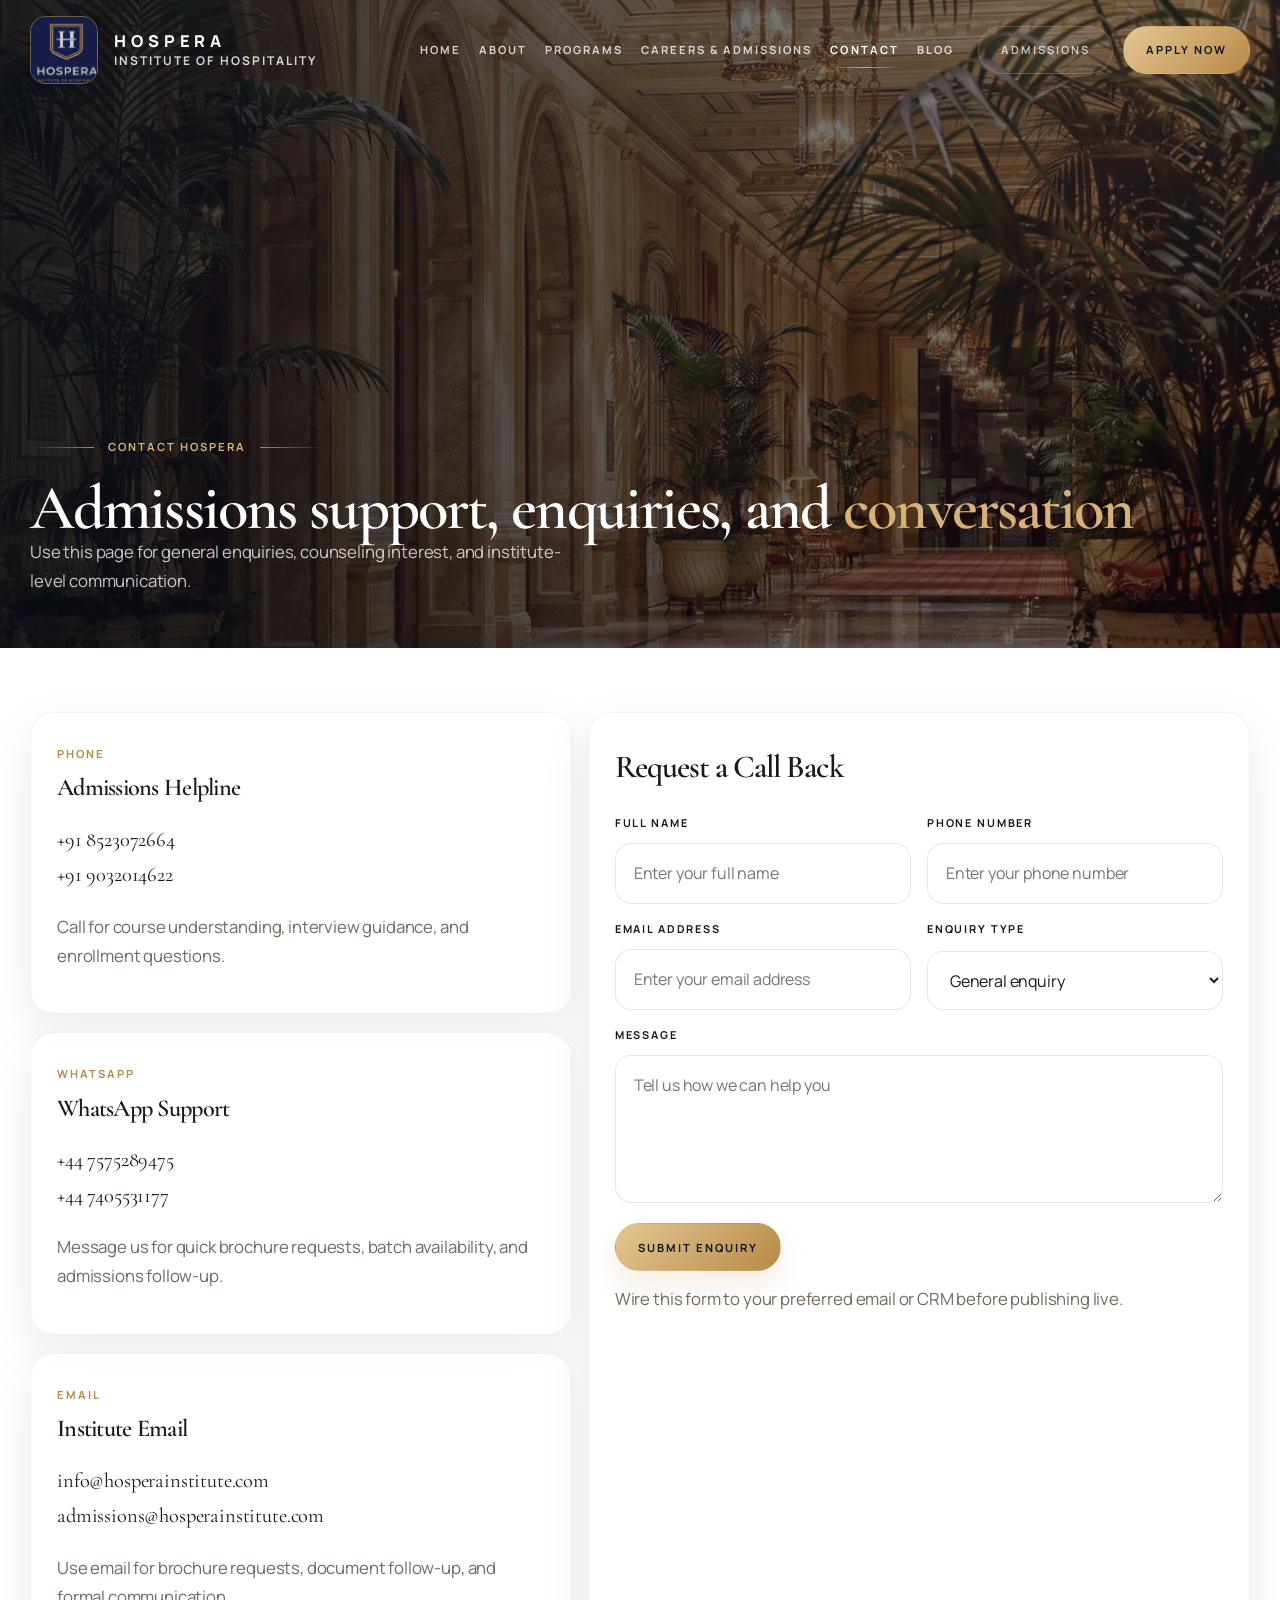
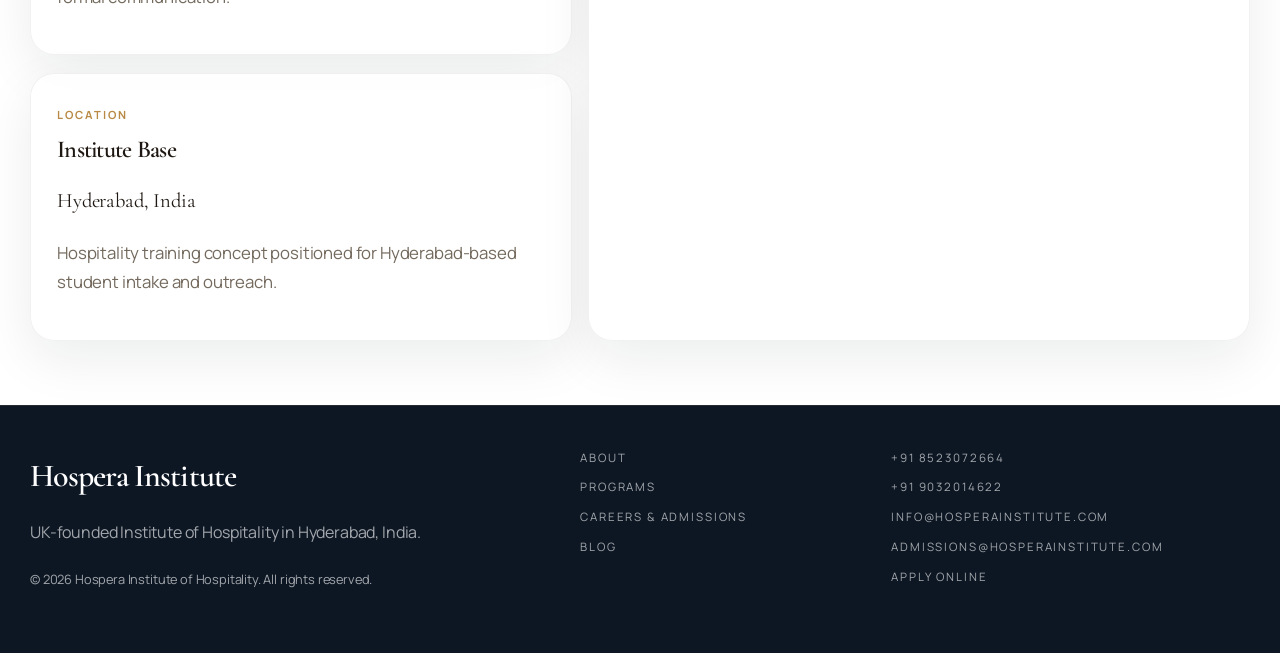
<file: contact.html>
<!DOCTYPE html>
<html lang="en">
<head>
  <meta charset="UTF-8" />
  <meta name="viewport" content="width=device-width, initial-scale=1.0" />
  <title>Contact Hospera Institute</title>
  <meta
    name="description"
    content="Contact Hospera Institute for admissions support, program enquiries, and hospitality career guidance."
  />
  <link rel="preconnect" href="https://fonts.googleapis.com" />
  <link rel="preconnect" href="https://fonts.gstatic.com" crossorigin />
  <link href="https://fonts.googleapis.com/css2?family=Cormorant+Garamond:wght@500;600;700&family=Manrope:wght@400;500;600;700;800&display=swap" rel="stylesheet" />
  <link rel="stylesheet" href="style.css" />
</head>
<body>
  <header class="site-header">
    <div class="container navbar">
      <a class="brand" href="index.html" aria-label="Hospera Institute home">
        <span class="brand-mark"><img src="assets/hospera_logo_transparent.png" alt="Hospera logo" /></span>
        <span class="brand-copy">
          <span class="brand-title">Hospera</span>
          <span class="brand-subtitle">Institute of Hospitality</span>
        </span>
      </a>
      <button class="nav-toggle" id="navToggle" aria-label="Toggle navigation" aria-expanded="false">
        <span></span><span></span><span></span>
      </button>
      <nav class="nav-menu" id="navMenu">
        <div class="nav-links">
          <a href="index.html">Home</a>
          <a href="about.html">About</a>
          <a href="programs.html">Programs</a>
          <a href="careers.html">Careers &amp; Admissions</a>
          <a href="contact.html" class="active">Contact</a>
          <a href="blog.html">Blog</a>
        </div>
        <div class="nav-actions">
          <a class="btn btn-outline" href="careers.html#admissions">Admissions</a>
          <a class="btn btn-gold" href="apply.html">Apply Now</a>
        </div>
      </nav>
    </div>
  </header>

  <main class="main-shell">
    <section class="page-hero has-video" style="background-image: url('assets/lobby.jpg');">
      <video class="hero-video" autoplay muted loop playsinline webkit-playsinline disablepictureinpicture preload="auto" poster="assets/lobby.jpg" aria-hidden="true">
        <source src="assets/videos/hero-contact-phone.mp4" type="video/mp4" />
      </video>
      <div class="container" data-reveal>
        <span class="section-kicker">Contact Hospera</span>
        <h1 class="page-hero-title">Admissions support, enquiries, and <span class="highlight">conversation</span></h1>
        <p class="page-hero-copy">
          Use this page for general enquiries, counseling interest, and institute-level communication.
        </p>
      </div>
    </section>

    <section class="section section-light">
      <div class="container contact-grid">
        <div class="contact-stack">
          <article class="contact-card" data-reveal>
            <span class="card-tag">Phone</span>
            <h3 class="info-title">Admissions Helpline</h3>
            <p class="contact-value">+91 8523072664<br />+91 9032014622</p>
            <p class="contact-copy">Call for course understanding, interview guidance, and enrollment questions.</p>
          </article>
          <article class="contact-card" data-reveal>
            <span class="card-tag">WhatsApp</span>
            <h3 class="info-title">WhatsApp Support</h3>
            <p class="contact-value">+44 7575289475<br />+44 7405531177</p>
            <p class="contact-copy">Message us for quick brochure requests, batch availability, and admissions follow-up.</p>
          </article>
          <article class="contact-card" data-reveal>
            <span class="card-tag">Email</span>
            <h3 class="info-title">Institute Email</h3>
            <p class="contact-value">info@hosperainstitute.com<br />admissions@hosperainstitute.com</p>
            <p class="contact-copy">Use email for brochure requests, document follow-up, and formal communication.</p>
          </article>
          <article class="contact-card" data-reveal>
            <span class="card-tag">Location</span>
            <h3 class="info-title">Institute Base</h3>
            <p class="contact-value">Hyderabad, India</p>
            <p class="contact-copy">Hospitality training concept positioned for Hyderabad-based student intake and outreach.</p>
          </article>
        </div>

        <div class="form-shell" data-reveal>
          <h2 class="form-title">Request a Call Back</h2>
          <form class="form-grid">
            <div class="field">
              <label for="contact-name">Full Name</label>
              <input id="contact-name" type="text" placeholder="Enter your full name" />
            </div>
            <div class="field">
              <label for="contact-phone">Phone Number</label>
              <input id="contact-phone" type="tel" placeholder="Enter your phone number" />
            </div>
            <div class="field">
              <label for="contact-email">Email Address</label>
              <input id="contact-email" type="email" placeholder="Enter your email address" />
            </div>
            <div class="field">
              <label for="contact-subject">Enquiry Type</label>
              <select id="contact-subject">
                <option>General enquiry</option>
                <option>Admissions support</option>
                <option>Brochure request</option>
                <option>Career counseling</option>
              </select>
            </div>
            <div class="field full">
              <label for="contact-message">Message</label>
              <textarea id="contact-message" placeholder="Tell us how we can help you"></textarea>
            </div>
          </form>
          <div class="form-actions">
            <button class="btn btn-gold" type="button">Submit Enquiry</button>
            <span class="form-note">Wire this form to your preferred email or CRM before publishing live.</span>
          </div>
        </div>
      </div>
    </section>
  </main>

  <footer class="footer">
    <div class="container footer-grid">
      <div>
        <h3 class="footer-title">Hospera Institute</h3>
        <p class="footer-copy">UK-founded Institute of Hospitality in Hyderabad, India.</p>
        <p class="footer-small">© <span id="currentYear"></span> Hospera Institute of Hospitality. All rights reserved.</p>
      </div>
      <div class="footer-links">
        <a href="about.html">About</a>
        <a href="programs.html">Programs</a>
        <a href="careers.html">Careers &amp; Admissions</a>
        <a href="blog.html">Blog</a>
      </div>
      <div class="footer-links">
        <a href="tel:+918523072664">+91 8523072664</a>
        <a href="tel:+919032014622">+91 9032014622</a>
        <a href="mailto:info@hosperainstitute.com">info@hosperainstitute.com</a>
        <a href="mailto:admissions@hosperainstitute.com">admissions@hosperainstitute.com</a>
        <a href="apply.html">Apply Online</a>
      </div>
    </div>
  </footer>

  <script src="script.js"></script>
</body>
</html>
</file>
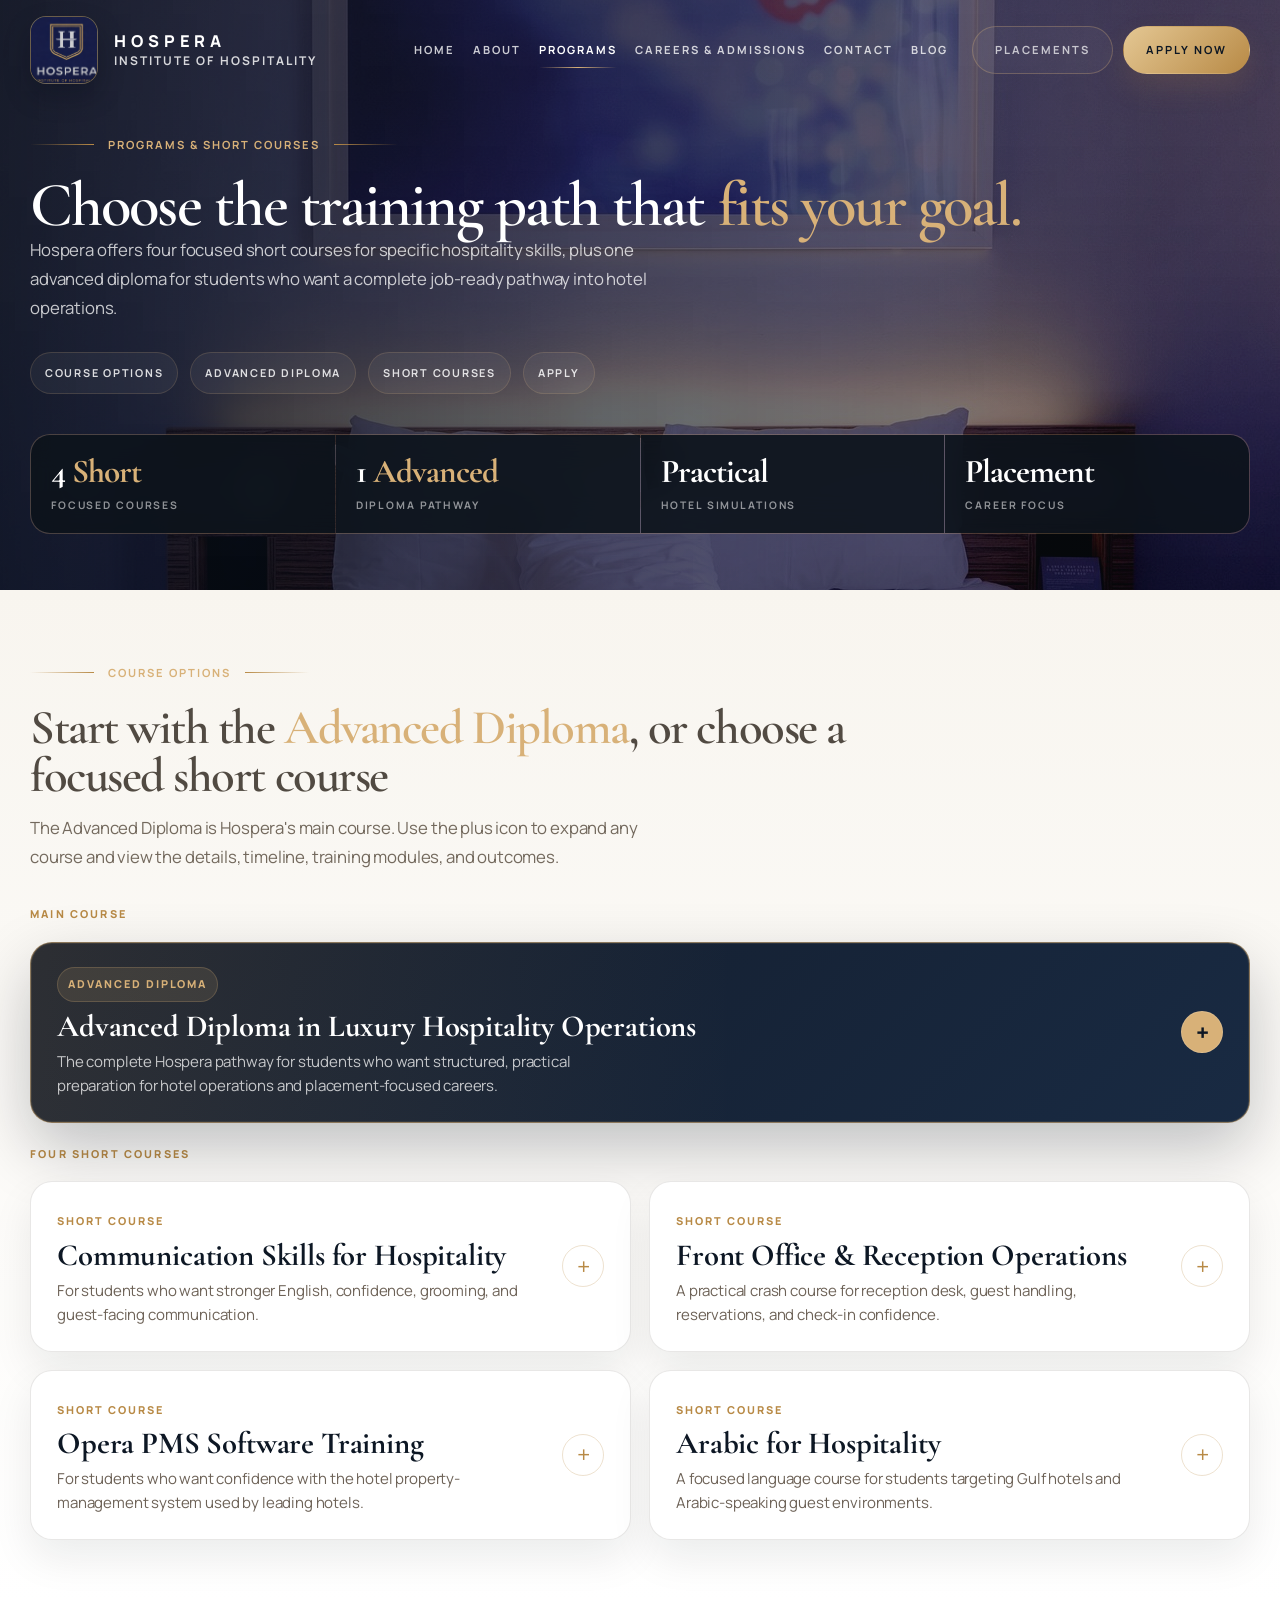
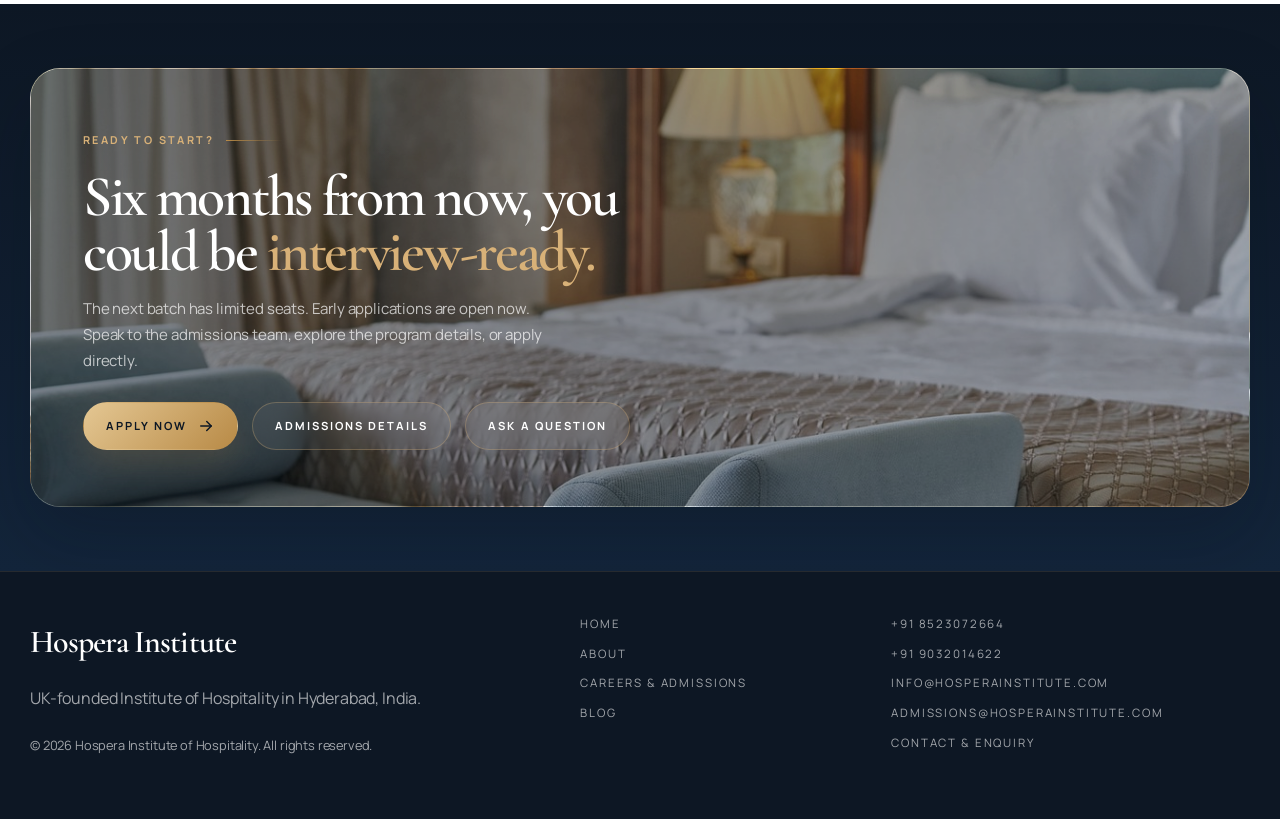
<file: programs.html>
<!DOCTYPE html>
<html lang="en">
<head>
  <meta charset="UTF-8" />
  <meta name="viewport" content="width=device-width, initial-scale=1.0" />
  <title>Advanced Diploma in Luxury Hospitality Operations | Hospera Institute</title>
  <meta name="description" content="Explore Hospera Institute's six-month Professional Diploma in Hotel Operations — covering Opera PMS, Arabic language, front office simulations, and placement preparation across 96 sessions." />
  <link rel="preconnect" href="https://fonts.googleapis.com" />
  <link rel="preconnect" href="https://fonts.gstatic.com" crossorigin />
  <link href="https://fonts.googleapis.com/css2?family=Cormorant+Garamond:ital,wght@0,500;0,600;0,700;1,500;1,600&family=Manrope:wght@400;500;600;700;800&display=swap" rel="stylesheet" />
  <link rel="stylesheet" href="style.css" />

  <style>
    /* ── PROGRAMS PAGE CUSTOM STYLES ── */

    /* ── HERO OVERRIDES ── */
    .programs-concise-page main > section:not(.page-hero):not(.course-selector):not(.program-cta-section) {
      display: none;
    }

    .programs-concise-page .page-hero {
      min-height: 64svh;
      padding: calc(var(--header-height) + 34px) 0 56px;
    }

    .programs-concise-page .page-hero-copy {
      max-width: 68ch;
    }

    .course-selector {
      background: linear-gradient(180deg, #f8f5ef 0%, #ffffff 100%);
    }

    .course-options-grid {
      display: grid;
      grid-template-columns: repeat(2, minmax(0, 1fr));
      gap: 18px;
      margin-top: 34px;
    }

    .course-options-grid::before,
    .course-options-grid::after {
      grid-column: 1 / -1;
      width: fit-content;
      color: var(--gold-500);
      font-size: 0.68rem;
      font-weight: 800;
      letter-spacing: 0.2em;
      text-transform: uppercase;
    }

    .course-options-grid::before {
      content: "Main Course";
      order: -2;
    }

    .course-options-grid::after {
      content: "Four Short Courses";
      order: 0;
      margin-top: 4px;
    }

    .course-option {
      order: 1;
      border: 1px solid rgba(31, 24, 18, 0.1);
      border-radius: 22px;
      overflow: hidden;
      background: #fff;
      box-shadow: 0 18px 42px rgba(17, 21, 28, 0.08);
    }

    .course-option.featured-course {
      order: -1;
      grid-column: 1 / -1;
      border: 1px solid rgba(216, 177, 120, 0.62);
      background: linear-gradient(135deg, rgba(8, 17, 31, 0.98), rgba(14, 33, 58, 0.98));
      color: #fff;
      box-shadow:
        0 26px 64px rgba(5, 12, 24, 0.24),
        0 0 0 1px rgba(216, 177, 120, 0.1) inset;
    }

    .course-option.featured-course summary {
      background:
        linear-gradient(90deg, rgba(216, 177, 120, 0.13), transparent 58%),
        rgba(255, 255, 255, 0.025);
    }

    .course-option summary {
      list-style: none;
      cursor: pointer;
      display: grid;
      grid-template-columns: 1fr auto;
      gap: 18px;
      align-items: center;
      padding: 24px 26px;
    }

    .course-option summary::-webkit-details-marker {
      display: none;
    }

    .course-type {
      display: inline-flex;
      width: fit-content;
      margin-bottom: 10px;
      color: var(--gold-500);
      font-size: 0.68rem;
      font-weight: 800;
      letter-spacing: 0.18em;
      text-transform: uppercase;
    }

    .featured-course .course-type {
      color: var(--gold-400);
      padding: 7px 10px;
      border-radius: 999px;
      background: rgba(216, 177, 120, 0.13);
      border: 1px solid rgba(216, 177, 120, 0.22);
    }

    .course-option h3 {
      margin: 0 0 8px;
      font-family: "Cormorant Garamond", serif;
      font-size: clamp(1.6rem, 2.4vw, 2.35rem);
      line-height: 0.98;
      color: var(--navy-900);
    }

    .featured-course h3 {
      color: #fff;
    }

    .course-summary-copy {
      margin: 0;
      max-width: 62ch;
      color: #6d6257;
      font-size: 0.94rem;
      line-height: 1.58;
    }

    .featured-course .course-summary-copy {
      color: rgba(255, 255, 255, 0.74);
    }

    .course-toggle {
      width: 42px;
      height: 42px;
      border-radius: 50%;
      display: grid;
      place-items: center;
      border: 1px solid rgba(184, 138, 70, 0.26);
      color: var(--gold-500);
      font-size: 1.45rem;
      line-height: 1;
      transition: transform 0.25s ease, background-color 0.25s ease;
    }

    .featured-course .course-toggle {
      background: var(--gold-400);
      color: var(--navy-900);
      border-color: rgba(255, 255, 255, 0.14);
      font-weight: 800;
    }

    .course-option[open] .course-toggle {
      transform: rotate(45deg);
      background: rgba(184, 138, 70, 0.1);
    }

    .course-detail {
      padding: 0 26px 26px;
      border-top: 1px solid rgba(31, 24, 18, 0.08);
    }

    .featured-course .course-detail {
      border-color: rgba(216, 177, 120, 0.16);
    }

    .course-detail-grid {
      display: grid;
      grid-template-columns: repeat(3, minmax(0, 1fr));
      gap: 12px;
      margin: 20px 0;
    }

    .course-mini-stat {
      padding: 14px;
      border-radius: 14px;
      background: rgba(184, 138, 70, 0.08);
    }

    .featured-course .course-mini-stat {
      background: rgba(255, 255, 255, 0.06);
    }

    .course-mini-stat strong {
      display: block;
      color: var(--navy-900);
      font-size: 0.78rem;
      font-weight: 800;
      letter-spacing: 0.12em;
      text-transform: uppercase;
    }

    .featured-course .course-mini-stat strong {
      color: var(--gold-400);
    }

    .course-mini-stat span {
      display: block;
      margin-top: 6px;
      color: #6d6257;
      font-size: 0.9rem;
      line-height: 1.45;
    }

    .featured-course .course-mini-stat span {
      color: rgba(255, 255, 255, 0.72);
    }

    .course-detail h4 {
      margin: 18px 0 10px;
      color: var(--navy-900);
      font-size: 0.78rem;
      font-weight: 800;
      letter-spacing: 0.16em;
      text-transform: uppercase;
    }

    .featured-course .course-detail h4 {
      color: var(--gold-400);
    }

    .course-list {
      display: grid;
      gap: 8px;
      margin: 0;
      padding: 0;
      list-style: none;
      color: #6d6257;
      font-size: 0.94rem;
      line-height: 1.5;
    }

    .featured-course .course-list {
      color: rgba(255, 255, 255, 0.72);
    }

    .course-list li {
      position: relative;
      padding-left: 18px;
    }

    .course-list li::before {
      content: "";
      position: absolute;
      left: 0;
      top: 0.62em;
      width: 7px;
      height: 7px;
      border-radius: 50%;
      background: var(--gold-500);
    }

    .course-detail-columns {
      display: grid;
      grid-template-columns: repeat(2, minmax(0, 1fr));
      gap: 18px;
      margin-top: 18px;
    }

    .course-detail-panel {
      padding: 18px;
      border-radius: 16px;
      background: rgba(255, 255, 255, 0.72);
      border: 1px solid rgba(31, 24, 18, 0.08);
    }

    .featured-course .course-detail-panel {
      background: rgba(255, 255, 255, 0.055);
      border-color: rgba(216, 177, 120, 0.14);
    }

    .course-note {
      margin: 18px 0 0;
      padding: 16px 18px;
      border-radius: 16px;
      background: rgba(184, 138, 70, 0.1);
      color: #5d5145;
      font-size: 0.92rem;
      line-height: 1.55;
    }

    .featured-course .course-note {
      color: rgba(255, 255, 255, 0.74);
      background: rgba(216, 177, 120, 0.1);
    }

    .course-timeline {
      display: grid;
      gap: 10px;
      margin-top: 18px;
    }

    .course-timeline-item {
      display: grid;
      grid-template-columns: 112px minmax(0, 1fr);
      gap: 14px;
      align-items: start;
      padding: 14px 16px;
      border-radius: 16px;
      background: rgba(255, 255, 255, 0.66);
      border: 1px solid rgba(31, 24, 18, 0.08);
    }

    .featured-course .course-timeline-item {
      background: rgba(255, 255, 255, 0.055);
      border-color: rgba(216, 177, 120, 0.14);
    }

    .course-timeline-step {
      color: var(--gold-500);
      font-size: 0.68rem;
      font-weight: 800;
      letter-spacing: 0.14em;
      text-transform: uppercase;
    }

    .course-timeline-item strong {
      display: block;
      color: var(--navy-900);
      font-size: 0.96rem;
      line-height: 1.2;
    }

    .featured-course .course-timeline-item strong {
      color: #fff;
    }

    .course-timeline-item p {
      margin: 5px 0 0;
      color: #6d6257;
      font-size: 0.88rem;
      line-height: 1.5;
    }

    .featured-course .course-timeline-item p {
      color: rgba(255, 255, 255, 0.72);
    }

    .course-actions {
      display: flex;
      flex-wrap: wrap;
      gap: 12px;
      margin-top: 22px;
    }

    @media (max-width: 900px) {
      .course-options-grid,
      .course-detail-grid,
      .course-detail-columns,
      .course-timeline-item {
        grid-template-columns: 1fr;
      }
    }

    .prog-hero-stats {
      display: grid;
      grid-template-columns: repeat(4, minmax(0, 1fr));
      gap: 1px;
      margin-top: 40px;
      background: rgba(216, 177, 120, 0.14);
      border: 1px solid rgba(216, 177, 120, 0.14);
      border-radius: 20px;
      overflow: hidden;
    }
    .prog-hero-stat {
      padding: 22px 20px 18px;
      background: rgba(8, 17, 26, 0.88);
      backdrop-filter: blur(16px);
    }
    .prog-hero-stat strong {
      display: block;
      color: #fff;
      font-family: "Cormorant Garamond", serif;
      font-size: clamp(1.8rem, 2.6vw, 2.6rem);
      line-height: 0.9;
      letter-spacing: -0.03em;
      margin-bottom: 10px;
    }
    .prog-hero-stat span {
      display: block;
      color: rgba(255,255,255,0.54);
      font-size: 0.65rem;
      font-weight: 700;
      letter-spacing: 0.18em;
      text-transform: uppercase;
    }
    .prog-hero-stat strong em {
      font-style: normal;
      color: var(--gold-400);
    }

    /* ── OVERVIEW STRIP ── */
    .overview-strip {
      display: grid;
      grid-template-columns: repeat(5, minmax(0, 1fr));
      gap: 0;
      border-radius: 26px;
      overflow: hidden;
      border: 1px solid rgba(31, 24, 18, 0.08);
      box-shadow: 0 20px 56px rgba(17, 21, 28, 0.1);
    }
    .overview-cell {
      padding: 28px 22px;
      background: rgba(255,255,255,0.9);
      border-right: 1px solid rgba(31, 24, 18, 0.07);
      display: flex;
      flex-direction: column;
      gap: 8px;
    }
    .overview-cell:last-child { border-right: 0; }
    .overview-cell-icon {
      width: 40px;
      height: 40px;
      border-radius: 12px;
      background: linear-gradient(135deg, var(--gold-400), var(--gold-500));
      display: grid;
      place-items: center;
      margin-bottom: 6px;
    }
    .overview-cell-icon svg { width: 18px; height: 18px; color: var(--navy-900); }
    .overview-cell-value {
      font-family: "Cormorant Garamond", serif;
      font-size: 1.8rem;
      font-weight: 600;
      color: var(--navy-900);
      line-height: 1;
      letter-spacing: -0.03em;
    }
    .overview-cell-label {
      font-size: 0.68rem;
      font-weight: 700;
      letter-spacing: 0.16em;
      text-transform: uppercase;
      color: var(--text-soft);
    }

    /* ── PHASE TIMELINE ── */
    .phase-timeline-wrap {
      position: relative;
    }
    .phase-timeline-line {
      position: absolute;
      left: 50%;
      top: 0;
      bottom: 0;
      width: 1px;
      background: linear-gradient(180deg, transparent, rgba(216,177,120,0.3) 10%, rgba(216,177,120,0.3) 90%, transparent);
      transform: translateX(-50%);
      pointer-events: none;
    }

    /* ── PHASE ACCORDION ── */
    .phase-list {
      display: grid;
      gap: 16px;
    }
    .phase-block {
      border: 1px solid rgba(216, 177, 120, 0.16);
      border-radius: 26px;
      overflow: hidden;
      background: linear-gradient(180deg, rgba(255,255,255,0.08), rgba(255,255,255,0.03));
      transition: border-color 0.3s ease;
    }
    .phase-block.open {
      border-color: rgba(216, 177, 120, 0.38);
    }
    .phase-header {
      display: grid;
      grid-template-columns: 72px 1fr auto;
      gap: 0;
      align-items: stretch;
      cursor: pointer;
      user-select: none;
    }
    .phase-num-badge {
      display: flex;
      align-items: center;
      justify-content: center;
      background: linear-gradient(135deg, rgba(216,177,120,0.22), rgba(216,177,120,0.08));
      border-right: 1px solid rgba(216, 177, 120, 0.16);
      padding: 24px 10px;
    }
    .phase-num-badge span {
      font-family: "Cormorant Garamond", serif;
      font-size: 2rem;
      font-weight: 600;
      color: var(--gold-400);
      line-height: 1;
    }
    .phase-header-body {
      padding: 22px 24px;
    }
    .phase-month-tag {
      display: inline-block;
      font-size: 0.64rem;
      font-weight: 700;
      letter-spacing: 0.2em;
      text-transform: uppercase;
      color: var(--gold-400);
      margin-bottom: 6px;
    }
    .phase-title {
      margin: 0 0 6px;
      font-family: "Cormorant Garamond", serif;
      font-size: clamp(1.4rem, 2vw, 1.9rem);
      font-weight: 600;
      color: #fff;
      line-height: 1;
      letter-spacing: -0.03em;
    }
    .phase-subtitle {
      color: rgba(255,255,255,0.58);
      font-size: 0.85rem;
      line-height: 1.6;
      max-width: 68ch;
    }
    .phase-meta-row {
      display: flex;
      flex-wrap: wrap;
      gap: 12px;
      margin-top: 12px;
    }
    .phase-pill {
      display: inline-flex;
      align-items: center;
      gap: 6px;
      padding: 5px 12px;
      border-radius: 999px;
      border: 1px solid rgba(216, 177, 120, 0.2);
      background: rgba(255,255,255,0.05);
      font-size: 0.64rem;
      font-weight: 700;
      letter-spacing: 0.14em;
      text-transform: uppercase;
      color: rgba(255,255,255,0.7);
    }
    .phase-pill-dot {
      width: 6px;
      height: 6px;
      border-radius: 50%;
      background: var(--gold-400);
    }
    .phase-toggle-btn {
      display: flex;
      align-items: center;
      justify-content: center;
      padding: 0 26px;
      flex-shrink: 0;
    }
    .phase-toggle-icon {
      width: 36px;
      height: 36px;
      border-radius: 50%;
      border: 1px solid rgba(216,177,120,0.24);
      display: grid;
      place-items: center;
      transition: transform 0.35s ease, background 0.25s ease;
    }
    .phase-block.open .phase-toggle-icon {
      transform: rotate(180deg);
      background: rgba(216,177,120,0.16);
    }
    .phase-toggle-icon svg {
      width: 16px;
      height: 16px;
      color: var(--gold-400);
      transition: none;
    }

    /* Phase body — sessions grid */
    .phase-body {
      display: none;
      border-top: 1px solid rgba(216,177,120,0.12);
    }
    .phase-block.open .phase-body {
      display: block;
    }

    .phase-why-box {
      padding: 20px 24px 18px;
      background: rgba(216,177,120,0.06);
      border-bottom: 1px solid rgba(216,177,120,0.1);
    }
    .phase-why-box p {
      margin: 0;
      font-size: 0.88rem;
      line-height: 1.72;
      color: rgba(255,255,255,0.68);
      font-style: italic;
    }
    .phase-why-box strong {
      color: var(--gold-400);
      font-style: normal;
    }

    .sessions-grid {
      display: grid;
      grid-template-columns: repeat(2, minmax(0, 1fr));
      gap: 0;
    }
    .session-row {
      display: grid;
      grid-template-columns: 64px 1fr;
      gap: 0;
      border-bottom: 1px solid rgba(216,177,120,0.08);
      border-right: 1px solid rgba(216,177,120,0.08);
      transition: background 0.2s ease;
    }
    .sessions-grid > .session-row:nth-child(2n) {
      border-right: 0;
    }
    .session-row:hover {
      background: rgba(216,177,120,0.04);
    }
    .session-num {
      display: flex;
      align-items: flex-start;
      justify-content: center;
      padding: 16px 10px;
      font-family: "Cormorant Garamond", serif;
      font-size: 1.1rem;
      color: rgba(255,255,255,0.28);
      border-right: 1px solid rgba(216,177,120,0.08);
      font-weight: 600;
    }
    .session-content {
      padding: 14px 16px 14px;
    }
    .session-type-badge {
      display: inline-block;
      font-size: 0.58rem;
      font-weight: 700;
      letter-spacing: 0.18em;
      text-transform: uppercase;
      padding: 2px 8px;
      border-radius: 999px;
      margin-bottom: 5px;
    }
    .badge-theory    { background: rgba(92,136,255,0.18); color: #a0b8ff; border: 1px solid rgba(92,136,255,0.2); }
    .badge-practical { background: rgba(75,175,110,0.18); color: #8fd4a8; border: 1px solid rgba(75,175,110,0.2); }
    .badge-workshop  { background: rgba(255,165,50,0.18);  color: #ffc87a; border: 1px solid rgba(255,165,50,0.2); }
    .badge-language  { background: rgba(210,80,210,0.18);  color: #e4a8e4; border: 1px solid rgba(210,80,210,0.2); }
    .badge-assessment{ background: rgba(240,80,80,0.18);   color: #f4aaaa; border: 1px solid rgba(240,80,80,0.2); }
    .badge-industry  { background: rgba(80,200,220,0.18);  color: #90dde8; border: 1px solid rgba(80,200,220,0.2); }
    .badge-ceremony  { background: rgba(216,177,120,0.18); color: var(--gold-400); border: 1px solid rgba(216,177,120,0.2); }
    .session-topic {
      margin: 0 0 4px;
      color: #fff;
      font-size: 0.86rem;
      font-weight: 600;
      line-height: 1.3;
    }
    .session-desc {
      margin: 0;
      color: rgba(255,255,255,0.48);
      font-size: 0.76rem;
      line-height: 1.6;
    }

    /* ── OPERA SECTION ── */
    .opera-feature-grid {
      display: grid;
      grid-template-columns: minmax(0, 1fr) minmax(0, 1.6fr);
      gap: 36px;
      align-items: start;
    }
    .opera-left-stack {
      display: grid;
      gap: 16px;
      position: sticky;
      top: 110px;
    }
    .opera-intro-card {
      padding: 32px;
      border-radius: 26px;
      background: linear-gradient(135deg, rgba(255,255,255,0.08), rgba(255,255,255,0.03));
      border: 1px solid rgba(216,177,120,0.18);
    }
    .opera-big-stat {
      display: grid;
      grid-template-columns: repeat(3, 1fr);
      gap: 1px;
      background: rgba(216,177,120,0.14);
      border-radius: 18px;
      overflow: hidden;
    }
    .opera-stat-cell {
      padding: 18px 16px;
      background: rgba(8,17,26,0.88);
      text-align: center;
    }
    .opera-stat-cell strong {
      display: block;
      font-family: "Cormorant Garamond", serif;
      font-size: 1.9rem;
      color: var(--gold-400);
      line-height: 1;
      margin-bottom: 6px;
    }
    .opera-stat-cell span {
      font-size: 0.62rem;
      font-weight: 700;
      letter-spacing: 0.16em;
      text-transform: uppercase;
      color: rgba(255,255,255,0.5);
    }

    /* Opera module list */
    .opera-module-list {
      display: grid;
      gap: 0;
      border: 1px solid rgba(216,177,120,0.14);
      border-radius: 22px;
      overflow: hidden;
    }
    .opera-module-item {
      display: grid;
      grid-template-columns: 46px 1fr;
      gap: 0;
      border-bottom: 1px solid rgba(216,177,120,0.1);
      transition: background 0.2s;
    }
    .opera-module-item:last-child { border-bottom: 0; }
    .opera-module-item:hover { background: rgba(216,177,120,0.04); }
    .opera-module-num {
      display: flex;
      align-items: center;
      justify-content: center;
      font-size: 0.7rem;
      font-weight: 700;
      color: rgba(255,255,255,0.2);
      border-right: 1px solid rgba(216,177,120,0.1);
      padding: 14px 8px;
    }
    .opera-module-text {
      padding: 12px 16px;
    }
    .opera-module-title {
      display: block;
      font-size: 0.86rem;
      font-weight: 600;
      color: #fff;
      margin-bottom: 3px;
    }
    .opera-module-desc {
      font-size: 0.76rem;
      color: rgba(255,255,255,0.48);
      line-height: 1.55;
    }

    /* ── ARABIC SECTION ── */
    .arabic-phase-grid {
      display: grid;
      grid-template-columns: repeat(3, minmax(0, 1fr));
      gap: 20px;
      margin-top: 8px;
    }
    .arabic-phase-card {
      padding: 28px;
      border-radius: 24px;
      border: 1px solid rgba(31,24,18,0.07);
      background: rgba(255,255,255,0.84);
      box-shadow: 0 16px 44px rgba(17,21,28,0.07);
      position: relative;
      overflow: hidden;
    }
    .arabic-phase-card::before {
      content: "";
      position: absolute;
      top: 0; left: 0; right: 0;
      height: 3px;
      background: linear-gradient(90deg, var(--gold-500), var(--gold-400), transparent);
    }
    .arabic-phase-num {
      display: inline-flex;
      align-items: center;
      justify-content: center;
      width: 42px; height: 42px;
      border-radius: 50%;
      background: linear-gradient(135deg, var(--gold-400), var(--gold-500));
      font-family: "Cormorant Garamond", serif;
      font-size: 1.4rem;
      font-weight: 700;
      color: var(--navy-900);
      margin-bottom: 16px;
    }
    .arabic-phase-label {
      display: block;
      font-size: 0.62rem;
      font-weight: 700;
      letter-spacing: 0.2em;
      text-transform: uppercase;
      color: var(--gold-500);
      margin-bottom: 6px;
    }
    .arabic-phase-title {
      margin: 0 0 10px;
      font-family: "Cormorant Garamond", serif;
      font-size: 1.6rem;
      line-height: 1;
      color: var(--navy-900);
    }
    .arabic-phase-period {
      font-size: 0.8rem;
      color: var(--text-soft);
      margin-bottom: 14px;
    }
    .arabic-phase-points {
      list-style: none;
      padding: 0;
      margin: 0;
      display: grid;
      gap: 8px;
    }
    .arabic-phase-points li {
      display: flex;
      align-items: flex-start;
      gap: 10px;
      font-size: 0.86rem;
      color: var(--text-soft);
      line-height: 1.6;
    }
    .arabic-phase-points li::before {
      content: "";
      width: 6px; height: 6px;
      border-radius: 50%;
      background: var(--gold-500);
      flex-shrink: 0;
      margin-top: 8px;
    }
    .arabic-why-banner {
      margin-top: 28px;
      padding: 28px 32px;
      border-radius: 22px;
      background: linear-gradient(135deg, rgba(216,177,120,0.1), rgba(216,177,120,0.04));
      border: 1px solid rgba(216,177,120,0.2);
      display: grid;
      grid-template-columns: 1fr auto;
      gap: 24px;
      align-items: center;
    }
    .arabic-why-banner h4 {
      margin: 0 0 10px;
      font-family: "Cormorant Garamond", serif;
      font-size: 1.5rem;
      color: var(--text-dark);
      font-weight: 600;
    }
    .arabic-why-list {
      list-style: none;
      padding: 0;
      margin: 0;
      display: grid;
      grid-template-columns: repeat(2, 1fr);
      gap: 8px 24px;
    }
    .arabic-why-list li {
      display: flex;
      align-items: flex-start;
      gap: 8px;
      font-size: 0.82rem;
      color: var(--text-soft);
      line-height: 1.5;
    }
    .arabic-why-list li::before {
      content: "";
      width: 5px; height: 5px;
      border-radius: 50%;
      background: var(--gold-500);
      flex-shrink: 0;
      margin-top: 8px;
    }
    .arabic-sessions-count {
      text-align: center;
      flex-shrink: 0;
    }
    .arabic-sessions-count strong {
      display: block;
      font-family: "Cormorant Garamond", serif;
      font-size: 3.5rem;
      color: var(--gold-500);
      line-height: 0.9;
      letter-spacing: -0.04em;
    }
    .arabic-sessions-count span {
      font-size: 0.64rem;
      font-weight: 700;
      letter-spacing: 0.16em;
      text-transform: uppercase;
      color: var(--text-soft);
    }

    /* ── LEARNING SPLIT ── */
    .learning-split-card {
      display: grid;
      grid-template-columns: 1fr 1fr;
      border-radius: 28px;
      overflow: hidden;
      border: 1px solid rgba(216,177,120,0.16);
      box-shadow: 0 22px 60px rgba(7,14,24,0.2);
    }
    .learning-split-panel {
      padding: 40px 36px;
      display: flex;
      flex-direction: column;
    }
    .learning-split-panel.dark-panel {
      background: linear-gradient(160deg, rgba(13,28,52,0.94), rgba(8,17,26,0.98));
    }
    .learning-split-panel.light-panel {
      background: rgba(255,255,255,0.92);
    }
    .split-percent {
      font-family: "Cormorant Garamond", serif;
      font-size: clamp(4rem, 7vw, 6rem);
      font-weight: 600;
      line-height: 0.85;
      letter-spacing: -0.05em;
      margin-bottom: 16px;
    }
    .dark-panel .split-percent { color: var(--gold-400); }
    .light-panel .split-percent { color: var(--gold-500); }
    .split-label {
      font-size: 0.72rem;
      font-weight: 700;
      letter-spacing: 0.2em;
      text-transform: uppercase;
      margin-bottom: 14px;
    }
    .dark-panel .split-label { color: rgba(255,255,255,0.6); }
    .light-panel .split-label { color: var(--text-soft); }
    .split-desc {
      font-size: 0.9rem;
      line-height: 1.72;
      flex: 1;
    }
    .dark-panel .split-desc { color: rgba(255,255,255,0.66); }
    .light-panel .split-desc { color: var(--text-soft); }
    .split-items {
      list-style: none;
      padding: 0;
      margin: 20px 0 0;
      display: grid;
      gap: 10px;
    }
    .split-items li {
      display: flex;
      align-items: flex-start;
      gap: 12px;
      font-size: 0.85rem;
      line-height: 1.55;
    }
    .dark-panel .split-items li { color: rgba(255,255,255,0.68); }
    .light-panel .split-items li { color: var(--text-soft); }
    .split-items li::before {
      content: "";
      width: 6px; height: 6px;
      border-radius: 50%;
      flex-shrink: 0;
      margin-top: 8px;
    }
    .dark-panel .split-items li::before  { background: var(--gold-400); }
    .light-panel .split-items li::before { background: var(--gold-500); }

    /* ── ASSESSMENT TABLE ── */
    .assessment-table-wrap {
      border-radius: 24px;
      overflow: hidden;
      border: 1px solid rgba(31,24,18,0.08);
      box-shadow: 0 18px 52px rgba(17,21,28,0.08);
    }
    .assessment-table {
      width: 100%;
      border-collapse: collapse;
    }
    .assessment-table thead tr {
      background: linear-gradient(90deg, var(--navy-800), var(--navy-900));
    }
    .assessment-table thead th {
      padding: 16px 20px;
      text-align: left;
      font-size: 0.66rem;
      font-weight: 700;
      letter-spacing: 0.2em;
      text-transform: uppercase;
      color: rgba(255,255,255,0.7);
      white-space: nowrap;
    }
    .assessment-table thead th:last-child { text-align: right; }
    .assessment-table tbody tr {
      background: rgba(255,255,255,0.88);
      border-bottom: 1px solid rgba(31,24,18,0.06);
      transition: background 0.2s;
    }
    .assessment-table tbody tr:hover { background: #fff; }
    .assessment-table tbody tr:last-child { border-bottom: 0; }
    .assessment-table td {
      padding: 16px 20px;
      font-size: 0.87rem;
      color: var(--text-dark);
      vertical-align: top;
    }
    .assessment-table td:first-child {
      font-weight: 700;
      color: var(--navy-900);
      white-space: nowrap;
    }
    .assessment-table td:last-child {
      text-align: right;
      font-family: "Cormorant Garamond", serif;
      font-size: 1.3rem;
      font-weight: 600;
      color: var(--gold-500);
    }
    .assessment-table .total-row {
      background: linear-gradient(90deg, rgba(184,138,70,0.06), rgba(184,138,70,0.02));
    }
    .assessment-table .total-row td {
      font-weight: 800;
      font-size: 0.9rem;
      border-top: 2px solid rgba(184,138,70,0.24);
    }
    .assessment-table .total-row td:last-child {
      font-size: 1.6rem;
      color: var(--gold-500);
    }
    .assessment-caption {
      display: flex;
      align-items: center;
      gap: 14px;
      margin-top: 18px;
      padding: 14px 20px;
      border-radius: 14px;
      background: rgba(255,255,255,0.84);
      border: 1px solid rgba(31,24,18,0.06);
      font-size: 0.82rem;
      color: var(--text-soft);
    }
    .assessment-caption strong { color: var(--navy-900); }
    .pass-mark-badge {
      display: inline-flex;
      align-items: center;
      gap: 8px;
      padding: 6px 14px;
      border-radius: 999px;
      background: linear-gradient(135deg, var(--gold-400), var(--gold-500));
      color: var(--navy-900);
      font-size: 0.72rem;
      font-weight: 800;
      letter-spacing: 0.14em;
      text-transform: uppercase;
      flex-shrink: 0;
    }

    /* ── DIFFERENTIATORS ── */
    .diff-grid {
      display: grid;
      grid-template-columns: repeat(3, minmax(0, 1fr));
      gap: 18px;
    }
    .diff-card {
      padding: 28px 24px;
      border-radius: 24px;
      border: 1px solid rgba(216,177,120,0.16);
      background: linear-gradient(180deg, rgba(255,255,255,0.08), rgba(255,255,255,0.03));
      display: flex;
      flex-direction: column;
      gap: 12px;
      transition: border-color 0.3s, transform 0.3s;
    }
    .diff-card:hover {
      border-color: rgba(216,177,120,0.32);
      transform: translateY(-4px);
    }
    .diff-card-num {
      font-family: "Cormorant Garamond", serif;
      font-size: 3rem;
      font-weight: 600;
      color: rgba(216,177,120,0.2);
      line-height: 1;
      letter-spacing: -0.04em;
    }
    .diff-card-title {
      margin: 0;
      font-family: "Cormorant Garamond", serif;
      font-size: 1.5rem;
      font-weight: 600;
      color: #fff;
      line-height: 1.1;
      letter-spacing: -0.02em;
    }
    .diff-card-copy {
      margin: 0;
      font-size: 0.86rem;
      color: rgba(255,255,255,0.6);
      line-height: 1.7;
    }

    /* ── CERTIFICATION CARD ── */
    .cert-card {
      border-radius: 28px;
      overflow: hidden;
      border: 1px solid rgba(216,177,120,0.18);
      background: linear-gradient(135deg, rgba(13,28,52,0.9), rgba(8,17,26,0.96));
      padding: 44px 48px;
      position: relative;
    }
    .cert-card::before {
      content: "";
      position: absolute;
      top: -60px; right: -60px;
      width: 260px; height: 260px;
      border-radius: 50%;
      background: radial-gradient(circle, rgba(216,177,120,0.12), transparent 70%);
      pointer-events: none;
    }
    .cert-card::after {
      content: "";
      position: absolute;
      bottom: -80px; left: -40px;
      width: 220px; height: 220px;
      border-radius: 50%;
      background: radial-gradient(circle, rgba(42,86,166,0.16), transparent 72%);
      pointer-events: none;
    }
    .cert-inner {
      position: relative;
      z-index: 1;
      display: grid;
      grid-template-columns: 1fr auto;
      gap: 36px;
      align-items: center;
    }
    .cert-title {
      margin: 0 0 8px;
      font-family: "Cormorant Garamond", serif;
      font-size: clamp(1.8rem, 3vw, 2.8rem);
      font-weight: 600;
      color: #fff;
      line-height: 1.05;
      letter-spacing: -0.03em;
    }
    .cert-title span { color: var(--gold-400); }
    .cert-copy {
      margin: 0 0 20px;
      font-size: 0.9rem;
      color: rgba(255,255,255,0.64);
      line-height: 1.72;
      max-width: 60ch;
    }
    .cert-list {
      list-style: none;
      padding: 0;
      margin: 0;
      display: grid;
      gap: 10px;
    }
    .cert-list li {
      display: flex;
      align-items: flex-start;
      gap: 12px;
      font-size: 0.86rem;
      color: rgba(255,255,255,0.7);
      line-height: 1.55;
    }
    .cert-list li::before {
      content: "";
      width: 7px; height: 7px;
      border-radius: 50%;
      background: var(--gold-400);
      flex-shrink: 0;
      margin-top: 7px;
    }
    .cert-badge {
      flex-shrink: 0;
      width: 160px;
      height: 160px;
      border-radius: 50%;
      border: 1px solid rgba(216,177,120,0.28);
      display: flex;
      flex-direction: column;
      align-items: center;
      justify-content: center;
      text-align: center;
      padding: 20px;
      background: rgba(255,255,255,0.04);
      gap: 4px;
    }
    .cert-badge-main {
      font-family: "Cormorant Garamond", serif;
      font-size: 2.6rem;
      font-weight: 600;
      color: var(--gold-400);
      line-height: 0.9;
    }
    .cert-badge-sub {
      font-size: 0.6rem;
      font-weight: 700;
      letter-spacing: 0.14em;
      text-transform: uppercase;
      color: rgba(255,255,255,0.5);
      line-height: 1.5;
    }

    /* ── CTA ENROLL ── */
    .cta-enroll-block {
      position: relative;
      border-radius: 30px;
      overflow: hidden;
      border: 1px solid rgba(216,177,120,0.18);
      background-size: cover;
      background-position: center;
      box-shadow: 0 28px 72px rgba(7,14,24,0.22);
    }
    .cta-enroll-block::before {
      content: "";
      position: absolute;
      inset: 0;
      background: linear-gradient(90deg, rgba(8,17,26,0.96) 0%, rgba(8,17,26,0.88) 40%, rgba(8,17,26,0.62) 70%, rgba(8,17,26,0.3) 100%);
    }
    .cta-video {
      position: absolute;
      inset: 0;
      width: 100%; height: 100%;
      object-fit: cover;
      opacity: 0.7;
      filter: saturate(0.8) brightness(0.72);
      pointer-events: none;
      z-index: 0;
    }
    .cta-inner {
      position: relative;
      z-index: 1;
      padding: 56px 52px;
      max-width: 680px;
    }
    .cta-kicker {
      display: inline-flex;
      align-items: center;
      gap: 12px;
      color: var(--gold-400);
      font-size: 0.68rem;
      font-weight: 700;
      letter-spacing: 0.22em;
      text-transform: uppercase;
      margin-bottom: 20px;
    }
    .cta-kicker::after {
      content: "";
      width: 56px; height: 1px;
      background: linear-gradient(90deg, var(--gold-500), transparent);
    }
    .cta-title {
      margin: 0 0 16px;
      font-family: "Cormorant Garamond", serif;
      font-size: clamp(2.4rem, 4.5vw, 4rem);
      font-weight: 600;
      color: #fff;
      line-height: 0.96;
      letter-spacing: -0.04em;
    }
    .cta-title span { color: var(--gold-400); }
    .cta-copy {
      margin: 0 0 28px;
      font-size: 0.94rem;
      color: rgba(255,255,255,0.7);
      line-height: 1.72;
      max-width: 52ch;
    }
    .cta-actions {
      display: flex;
      flex-wrap: wrap;
      gap: 14px;
    }
    .btn-cta-ghost {
      border-color: rgba(216,177,120,0.3);
      background: rgba(255,255,255,0.05);
      backdrop-filter: blur(12px);
      color: #fff;
    }
    .btn-cta-ghost:hover {
      border-color: rgba(216,177,120,0.54);
      background: rgba(255,255,255,0.08);
    }

    /* ── RESPONSIVE ── */
    @media (max-width: 1100px) {
      .sessions-grid {
        grid-template-columns: 1fr;
      }
      .sessions-grid > .session-row:nth-child(2n) {
        border-right: 1px solid rgba(216,177,120,0.08);
      }
      .opera-feature-grid {
        grid-template-columns: 1fr;
      }
      .opera-left-stack {
        position: static;
      }
    }
    @media (max-width: 900px) {
      .prog-hero-stats {
        grid-template-columns: repeat(2, 1fr);
      }
      .overview-strip {
        grid-template-columns: repeat(3, 1fr);
      }
      .overview-cell:nth-child(3) { border-right: 0; }
      .overview-cell:nth-child(4) { border-top: 1px solid rgba(31,24,18,0.07); }
      .overview-cell:nth-child(5) { border-top: 1px solid rgba(31,24,18,0.07); border-right: 0; }
      .arabic-phase-grid {
        grid-template-columns: 1fr;
      }
      .arabic-why-banner {
        grid-template-columns: 1fr;
      }
      .arabic-why-list {
        grid-template-columns: 1fr;
      }
      .diff-grid {
        grid-template-columns: repeat(2, 1fr);
      }
      .cert-inner {
        grid-template-columns: 1fr;
      }
      .cert-badge { display: none; }
      .learning-split-card {
        grid-template-columns: 1fr;
      }
      .phase-header {
        grid-template-columns: 60px 1fr auto;
      }
    }
    @media (max-width: 640px) {
      .prog-hero-stats {
        grid-template-columns: 1fr;
      }
      .overview-strip {
        grid-template-columns: repeat(2, 1fr);
        border-radius: 18px;
      }
      .overview-cell:nth-child(2n) { border-right: 0; }
      .overview-cell { border-top: 1px solid rgba(31,24,18,0.07); }
      .overview-cell:nth-child(-n+2) { border-top: 0; }
      .diff-grid {
        grid-template-columns: 1fr;
      }
      .cert-card { padding: 32px 24px; }
      .cta-inner { padding: 36px 28px; }
      .assessment-table thead th:nth-child(3),
      .assessment-table td:nth-child(3) {
        display: none;
      }
    }
    .section-light .opera-module-list {
       background: rgba(255, 255, 255, 0.92);
       border: 1px solid rgba(31, 24, 18, 0.08);
       box-shadow: 0 18px 52px rgba(17, 21, 28, 0.08);
    }

    .section-light .opera-module-item {
       background: rgba(255, 255, 255, 0.82);
       border-bottom: 1px solid rgba(31, 24, 18, 0.07);
    }

    .section-light .opera-module-item:hover {
       background: #ffffff;
    }

    .section-light .opera-module-num {
       color: var(--gold-500);
       background: rgba(216, 177, 120, 0.08);
       border-right: 1px solid rgba(31, 24, 18, 0.07);
    }

    .section-light .opera-module-title {
       color: var(--navy-900);
    }

    .section-light .opera-module-desc {
       color: var(--text-soft);
    }

    .section-light .opera-intro-card {
       background: rgba(255, 255, 255, 0.92);
       border: 1px solid rgba(31, 24, 18, 0.08);
       box-shadow: 0 18px 52px rgba(17, 21, 28, 0.08);
   }

   .section-light .opera-intro-card .card-copy {
      color: var(--text-soft);
   }

   .section-light .opera-left-stack .feature-card {
      background: rgba(255, 255, 255, 0.92);
      border: 1px solid rgba(31, 24, 18, 0.08);
   }

   .section-light .opera-left-stack .feature-card .card-title {
     color: var(--navy-900);
   }

   .section-light .opera-left-stack .feature-card .card-copy,
   .section-light .opera-left-stack .feature-card .bullet-list li {
     color: var(--text-soft);
   }
  </style>
  <style>
   /* FORCE FIX — OPERA PMS LIGHT SECTION TEXT VISIBILITY */

   #opera .opera-module-list { background: #ffffff !important; border: 1px solid rgba(31,24,18,0.10) !important; box-shadow: 0 18px 52px rgba(17,21,28,0.08) !important; }
   #opera .opera-module-item { background: #ffffff !important; border-bottom: 1px solid rgba(31,24,18,0.08) !important; }
   #opera .opera-module-item:hover { background: #fbf7ef !important; }
   #opera .opera-module-num { color: #b88a46 !important; background: rgba(216,177,120,0.12) !important; border-right: 1px solid rgba(31,24,18,0.08) !important; }
   #opera .opera-module-title { color: #08111a !important; opacity: 1 !important; }
   #opera .opera-module-desc { color: #6f675d !important; opacity: 1 !important; }
   #opera .opera-module-text, #opera .opera-module-text span, #opera .opera-module-text p { opacity: 1 !important; }

   /* ── PROGRAMS MEGA DROPDOWN ── */
   .nav-dropdown { position: relative; display: inline-flex; align-items: center; }
   .nav-dropdown-toggle { display: inline-flex; align-items: center; gap: 5px; cursor: pointer; }
   .dropdown-arrow { font-size: 8px; opacity: 0.55; transition: transform 0.25s ease; display: inline-block; }
   .nav-dropdown.active .dropdown-arrow { transform: rotate(180deg); }
   .mega-dropdown {
     position: fixed;
     top: 80px;
     left: 50%;
     transform: translateX(-50%) translateY(-6px);
     width: 460px;
     background: #ffffff !important;
     border: 1px solid #e8e0d5;
     border-radius: 6px;
     box-shadow: 0 16px 48px rgba(0,0,0,0.18);
     opacity: 0;
     visibility: hidden;
     pointer-events: none;
     transition: opacity 0.22s ease, transform 0.22s ease, visibility 0.22s;
     z-index: 99999;
     backdrop-filter: none !important;
     -webkit-backdrop-filter: none !important;
   }
   .mega-dropdown.open { opacity: 1; visibility: visible; pointer-events: all; transform: translateX(-50%) translateY(0); }
   .mega-dropdown-inner { display: flex; padding: 26px 28px 18px; }
   .mega-col { flex: 1; display: flex; flex-direction: column; gap: 2px; }
   .mega-col-title { font-size: 9.5px; font-weight: 700; letter-spacing: 0.14em; text-transform: uppercase; color: #b8a98a; margin: 0 0 12px 0; padding-bottom: 8px; border-bottom: 1px solid #f0ebe3; }
   .mega-divider { width: 1px; background: #ede8e0; margin: 0 24px; align-self: stretch; }
   .mega-link,
   .nav-links .mega-link,
   .nav-links a.mega-link {
     display: block !important;
     font-size: 10px !important;
     letter-spacing: 0.12em;
     text-transform: uppercase;
     color: #1a1a1a !important;
     text-decoration: none !important;
     padding: 7px 0 !important;
     transition: color 0.18s ease, padding-left 0.18s ease !important;
     font-family: "Manrope", sans-serif !important;
     font-weight: 500 !important;
   }
   .mega-link::after,
   .nav-links a.mega-link::after { display: none !important; }
   .mega-link:hover,
   .nav-links a.mega-link:hover { color: #b8a98a !important; padding-left: 5px !important; }
   .mega-footer { border-top: 1px solid #f0ebe3; padding: 12px 28px; background: #faf8f5; border-radius: 0 0 6px 6px; }
   .mega-upcoming { display: inline-flex; align-items: center; gap: 8px; font-size: 11px; font-weight: 700; letter-spacing: 0.1em; text-transform: uppercase; color: #2c2c2c; text-decoration: none; font-family: "Manrope", sans-serif; transition: color 0.18s ease; }
   .mega-upcoming:hover { color: #b8a98a; }
   .upcoming-dot { width: 7px; height: 7px; border-radius: 50%; background: #b8a98a; display: inline-block; animation: pulse-dot 2s infinite; flex-shrink: 0; }
   @keyframes pulse-dot { 0%, 100% { opacity: 1; transform: scale(1); } 50% { opacity: 0.45; transform: scale(1.35); } }
</style>
</head>

<body class="programs-concise-page">

  <!-- ── HEADER ── -->
  <header class="site-header">
    <div class="container navbar">
      <a class="brand" href="index.html" aria-label="Hospera Institute home">
        <span class="brand-mark">
          <img src="assets/hospera_logo_transparent.png" alt="Hospera logo" />
        </span>
        <span class="brand-copy">
          <span class="brand-title">Hospera</span>
          <span class="brand-subtitle">Institute of Hospitality</span>
        </span>
      </a>
      <button class="nav-toggle" id="navToggle" aria-label="Toggle navigation" aria-expanded="false">
        <span></span><span></span><span></span>
      </button>
      <nav class="nav-menu" id="navMenu">
        <div class="nav-links">
          <a href="index.html">Home</a>
          <a href="about.html">About</a>
          <a href="programs.html" class="active">Programs</a>
          <a href="careers.html">Careers &amp; Admissions</a>
          <a href="contact.html">Contact</a>
          <a href="blog.html">Blog</a>
        </div>
        <div class="nav-actions">
          <a class="btn btn-outline" href="careers.html">Placements</a>
          <a class="btn btn-gold" href="apply.html">Apply Now</a>
        </div>
      </nav>
    </div>
  </header>

  <main class="main-shell">

    <!-- ══════════════════════════════════════════════
         HERO
    ══════════════════════════════════════════════ -->
    <section class="page-hero has-video" style="background-image:url('assets/bedroom.jpg');">
      <video class="hero-video" autoplay muted loop playsinline webkit-playsinline disablepictureinpicture preload="auto" poster="assets/bedroom.jpg" aria-hidden="true">
        <source src="assets/videos/hero-programs-learning.mp4" type="video/mp4" />
      </video>
      <div class="container" data-reveal>
        <span class="section-kicker">Programs &amp; Short Courses</span>
        <h1 class="page-hero-title">Choose the training path that <span class="highlight">fits your goal.</span></h1>
        <p class="page-hero-copy">
          Hospera offers four focused short courses for specific hospitality skills, plus one advanced diploma for students who want a complete job-ready pathway into hotel operations.
        </p>
        <div class="page-menu">
          <a href="#course-options">Course Options</a>
          <a href="#advanced-diploma">Advanced Diploma</a>
          <a href="#short-courses">Short Courses</a>
          <a href="#apply">Apply</a>
        </div>
        <!-- Hero Stats -->
        <div class="prog-hero-stats">
          <div class="prog-hero-stat">
            <strong>4 <em>Short</em></strong>
            <span>Focused Courses</span>
          </div>
          <div class="prog-hero-stat">
            <strong>1 <em>Advanced</em></strong>
            <span>Diploma Pathway</span>
          </div>
          <div class="prog-hero-stat">
            <strong>Practical</strong>
            <span>Hotel Simulations</span>
          </div>
          <div class="prog-hero-stat">
            <strong>Placement</strong>
            <span>Career Focus</span>
          </div>
        </div>
      </div>
    </section>


    <!-- ══════════════════════════════════════════════
         PROGRAM AT A GLANCE
    ══════════════════════════════════════════════ -->
    <section class="section course-selector section-anchor" id="course-options">
      <div class="container">
        <div class="section-header" data-reveal>
          <span class="section-kicker">Course Options</span>
          <h2 class="section-title">Start with the <span class="highlight">Advanced Diploma</span>, or choose a focused short course</h2>
          <p class="section-intro">
            The Advanced Diploma is Hospera's main course. Use the plus icon to expand any course and view the details, timeline, training modules, and outcomes.
          </p>
        </div>

        <div class="course-options-grid" id="short-courses">
          <details class="course-option" data-reveal>
            <summary>
              <span>
                <span class="course-type">Short Course</span>
                <h3>Communication Skills for Hospitality</h3>
                <p class="course-summary-copy">For students who want stronger English, confidence, grooming, and guest-facing communication.</p>
              </span>
              <span class="course-toggle">+</span>
            </summary>
            <div class="course-detail">
              <div class="course-detail-grid">
                <div class="course-mini-stat"><strong>Best For</strong><span>Beginners and job seekers</span></div>
                <div class="course-mini-stat"><strong>Focus</strong><span>Spoken confidence and presentation</span></div>
                <div class="course-mini-stat"><strong>Outcome</strong><span>Better interview and guest interaction skills</span></div>
              </div>
              <h4>What students learn</h4>
              <ul class="course-list">
                <li>Professional greetings, tone, body language, and service etiquette.</li>
                <li>Basic spoken English for hotel interviews and guest conversations.</li>
                <li>Grooming, personal presentation, and confidence-building practice.</li>
              </ul>
              <div class="course-detail-columns">
                <div class="course-detail-panel">
                  <h4>Course Modules</h4>
                  <ul class="course-list">
                    <li>Hospitality English, pronunciation, and clear sentence formation.</li>
                    <li>Guest greeting, telephone handling, email basics, and complaint response language.</li>
                    <li>Interview introduction, common HR questions, confidence drills, and posture.</li>
                  </ul>
                </div>
                <div class="course-detail-panel">
                  <h4>Practice & Assessment</h4>
                  <ul class="course-list">
                    <li>Daily speaking practice, pair role plays, and front-desk conversation drills.</li>
                    <li>Mock interview and guest interaction assessment at the end of the course.</li>
                    <li>Feedback on clarity, confidence, grooming, tone, and professional behaviour.</li>
                  </ul>
                </div>
              </div>
              <h4>Suggested Timeline</h4>
              <div class="course-timeline">
                <div class="course-timeline-item"><span class="course-timeline-step">Stage 1</span><div><strong>Foundation speaking and grooming</strong><p>Hospitality vocabulary, body language, grooming standards, confidence drills, and professional introduction practice.</p></div></div>
                <div class="course-timeline-item"><span class="course-timeline-step">Stage 2</span><div><strong>Guest communication channels</strong><p>Telephone etiquette, email standards, WhatsApp professionalism, polite refusals, and service recovery language.</p></div></div>
                <div class="course-timeline-item"><span class="course-timeline-step">Stage 3</span><div><strong>Interview and final role play</strong><p>Mock interview, guest conversation practice, grooming review, individual feedback, and improvement plan.</p></div></div>
              </div>
              <p class="course-note">Recommended for students who feel nervous speaking in English or want to improve their interview confidence before applying for hotel roles.</p>
              <div class="course-actions">
                <a class="btn btn-gold" href="apply.html">Apply Now</a>
                <a class="btn btn-outline-dark" href="contact.html">Ask About This Course</a>
              </div>
            </div>
          </details>

          <details class="course-option" data-reveal>
            <summary>
              <span>
                <span class="course-type">Short Course</span>
                <h3>Front Office &amp; Reception Operations</h3>
                <p class="course-summary-copy">A practical crash course for reception desk, guest handling, reservations, and check-in confidence.</p>
              </span>
              <span class="course-toggle">+</span>
            </summary>
            <div class="course-detail">
              <div class="course-detail-grid">
                <div class="course-mini-stat"><strong>Best For</strong><span>Front office aspirants</span></div>
                <div class="course-mini-stat"><strong>Focus</strong><span>Reception desk workflow</span></div>
                <div class="course-mini-stat"><strong>Outcome</strong><span>Ready for entry-level hotel roles</span></div>
              </div>
              <h4>What students learn</h4>
              <ul class="course-list">
                <li>Check-in, check-out, reservations, guest requests, and lobby standards.</li>
                <li>Role plays for complaints, upselling, room issues, and VIP arrivals.</li>
                <li>Professional front-office behaviour expected in quality hotels.</li>
              </ul>
              <div class="course-detail-columns">
                <div class="course-detail-panel">
                  <h4>Course Modules</h4>
                  <ul class="course-list">
                    <li>Reception desk setup, guest arrival flow, registration, ID handling, and rooming.</li>
                    <li>Reservation enquiries, cancellations, walk-ins, room upgrades, and basic upselling.</li>
                    <li>Complaint handling, overbooking basics, service recovery, and handover notes.</li>
                  </ul>
                </div>
                <div class="course-detail-panel">
                  <h4>Practice & Assessment</h4>
                  <ul class="course-list">
                    <li>Mock reception desk practice with instructor-led guest scenarios.</li>
                    <li>Live role plays for check-in, check-out, complaint, and special request handling.</li>
                    <li>Final practical test based on grooming, accuracy, confidence, and guest care.</li>
                  </ul>
                </div>
              </div>
              <h4>Suggested Timeline</h4>
              <div class="course-timeline">
                <div class="course-timeline-item"><span class="course-timeline-step">Stage 1</span><div><strong>Front office foundations</strong><p>Lobby standards, reception setup, guest journey, reservations, arrivals, check-in, check-out, and handover basics.</p></div></div>
                <div class="course-timeline-item"><span class="course-timeline-step">Stage 2</span><div><strong>Guest scenarios and service recovery</strong><p>Upselling, VIP arrivals, walk-ins, complaints, cancellations, billing queries, and difficult guest role plays.</p></div></div>
                <div class="course-timeline-item"><span class="course-timeline-step">Stage 3</span><div><strong>Mock reception assessment</strong><p>Live front-desk simulation with grading on grooming, communication, accuracy, problem solving, and guest care.</p></div></div>
              </div>
              <p class="course-note">Best for students aiming for front office associate, receptionist, guest relations, or hotel trainee roles.</p>
              <div class="course-actions">
                <a class="btn btn-gold" href="apply.html">Apply Now</a>
                <a class="btn btn-outline-dark" href="contact.html">Ask About This Course</a>
              </div>
            </div>
          </details>

          <details class="course-option" data-reveal>
            <summary>
              <span>
                <span class="course-type">Short Course</span>
                <h3>Opera PMS Software Training</h3>
                <p class="course-summary-copy">For students who want confidence with the hotel property-management system used by leading hotels.</p>
              </span>
              <span class="course-toggle">+</span>
            </summary>
            <div class="course-detail">
              <div class="course-detail-grid">
                <div class="course-mini-stat"><strong>Best For</strong><span>Front office candidates</span></div>
                <div class="course-mini-stat"><strong>Focus</strong><span>Hands-on Opera PMS practice</span></div>
                <div class="course-mini-stat"><strong>Outcome</strong><span>Stronger technical interview edge</span></div>
              </div>
              <h4>What students learn</h4>
              <ul class="course-list">
                <li>Guest profiles, reservations, check-in, check-out, billing, and room status.</li>
                <li>Common front-desk scenarios using Opera-style workflows.</li>
                <li>How to speak about PMS knowledge confidently in interviews.</li>
              </ul>
              <div class="course-detail-columns">
                <div class="course-detail-panel">
                  <h4>Course Modules</h4>
                  <ul class="course-list">
                    <li>Opera PMS overview, navigation, profiles, reservation creation, and modifications.</li>
                    <li>Check-in, room assignment, billing, folio handling, check-out, and payment posting.</li>
                    <li>Room status, housekeeping coordination, arrival/departure lists, and reports.</li>
                  </ul>
                </div>
                <div class="course-detail-panel">
                  <h4>Practice & Assessment</h4>
                  <ul class="course-list">
                    <li>Hands-on workflow practice from reservation to departure.</li>
                    <li>Timed guest journey simulation covering profile, booking, check-in, billing, and check-out.</li>
                    <li>Interview preparation on how to explain Opera PMS knowledge professionally.</li>
                  </ul>
                </div>
              </div>
              <h4>Suggested Timeline</h4>
              <div class="course-timeline">
                <div class="course-timeline-item"><span class="course-timeline-step">Stage 1</span><div><strong>System introduction and reservations</strong><p>Opera PMS navigation, guest profiles, individual reservations, modifications, cancellations, comments, and special requests.</p></div></div>
                <div class="course-timeline-item"><span class="course-timeline-step">Stage 2</span><div><strong>Front desk workflows</strong><p>Check-in, room assignment, upgrades, walk-ins, check-out, folio handling, split bills, payments, and room status.</p></div></div>
                <div class="course-timeline-item"><span class="course-timeline-step">Stage 3</span><div><strong>Reports and full simulation</strong><p>Arrival/departure lists, housekeeping reports, rate and availability basics, full guest journey simulation, and feedback.</p></div></div>
              </div>
              <p class="course-note">Useful for candidates who already know hospitality basics but need stronger software confidence for front-office interviews.</p>
              <div class="course-actions">
                <a class="btn btn-gold" href="apply.html">Apply Now</a>
                <a class="btn btn-outline-dark" href="contact.html">Ask About This Course</a>
              </div>
            </div>
          </details>

          <details class="course-option" data-reveal>
            <summary>
              <span>
                <span class="course-type">Short Course</span>
                <h3>Arabic for Hospitality</h3>
                <p class="course-summary-copy">A focused language course for students targeting Gulf hotels and Arabic-speaking guest environments.</p>
              </span>
              <span class="course-toggle">+</span>
            </summary>
            <div class="course-detail">
              <div class="course-detail-grid">
                <div class="course-mini-stat"><strong>Best For</strong><span>Gulf career aspirants</span></div>
                <div class="course-mini-stat"><strong>Focus</strong><span>Useful hotel Arabic</span></div>
                <div class="course-mini-stat"><strong>Outcome</strong><span>Basic guest-service Arabic confidence</span></div>
              </div>
              <h4>What students learn</h4>
              <ul class="course-list">
                <li>Greetings, numbers, room terms, directions, and polite guest phrases.</li>
                <li>Simple Arabic for reservations, guest requests, and service recovery.</li>
                <li>Pronunciation practice for hotel and front-office situations.</li>
              </ul>
              <div class="course-detail-columns">
                <div class="course-detail-panel">
                  <h4>Course Modules</h4>
                  <ul class="course-list">
                    <li>Arabic greetings, numbers, dates, room categories, hotel departments, and directions.</li>
                    <li>Guest request phrases for housekeeping, restaurant, reception, and concierge situations.</li>
                    <li>Reservation phrases, apology language, polite responses, and farewell phrases.</li>
                  </ul>
                </div>
                <div class="course-detail-panel">
                  <h4>Practice & Assessment</h4>
                  <ul class="course-list">
                    <li>Pronunciation correction and repeated spoken drills for confidence.</li>
                    <li>Role plays with Arabic-speaking guest scenarios used in Gulf hotels.</li>
                    <li>Final spoken assessment based on vocabulary, clarity, confidence, and service tone.</li>
                  </ul>
                </div>
              </div>
              <h4>Suggested Timeline</h4>
              <div class="course-timeline">
                <div class="course-timeline-item"><span class="course-timeline-step">Stage 1</span><div><strong>Foundation Arabic for hotel service</strong><p>Greetings, numbers, days, room types, directions, food and beverage words, and polite service phrases.</p></div></div>
                <div class="course-timeline-item"><span class="course-timeline-step">Stage 2</span><div><strong>Reservations and guest requests</strong><p>Arabic phrases for availability, room assignments, billing questions, housekeeping requests, apology language, and service recovery.</p></div></div>
                <div class="course-timeline-item"><span class="course-timeline-step">Stage 3</span><div><strong>Spoken hotel role play</strong><p>Check-in, in-stay request, simple complaint, farewell conversation, pronunciation correction, and final spoken assessment.</p></div></div>
              </div>
              <p class="course-note">Designed for students who want a Gulf career advantage and need practical Arabic for hotel guest interaction, not academic Arabic.</p>
              <div class="course-actions">
                <a class="btn btn-gold" href="apply.html">Apply Now</a>
                <a class="btn btn-outline-dark" href="contact.html">Ask About This Course</a>
              </div>
            </div>
          </details>

          <details class="course-option featured-course" id="advanced-diploma" data-reveal>
            <summary>
              <span>
                <span class="course-type">Advanced Diploma</span>
                <h3>Advanced Diploma in Luxury Hospitality Operations</h3>
                <p class="course-summary-copy">The complete Hospera pathway for students who want structured, practical preparation for hotel operations and placement-focused careers.</p>
              </span>
              <span class="course-toggle">+</span>
            </summary>
            <div class="course-detail">
              <div class="course-detail-grid">
                <div class="course-mini-stat"><strong>Duration</strong><span>6-month structured program</span></div>
                <div class="course-mini-stat"><strong>Includes</strong><span>Opera PMS, Arabic, front office, housekeeping, F&amp;B, grooming</span></div>
                <div class="course-mini-stat"><strong>Outcome</strong><span>Interview-ready hospitality profile with practical confidence</span></div>
              </div>
              <h4>What students learn</h4>
              <ul class="course-list">
                <li>Hotel operations fundamentals across front office, housekeeping, service, and guest handling.</li>
                <li>Opera PMS workflows, Arabic language basics, communication, grooming, and simulations.</li>
                <li>Placement preparation including CV, interview practice, professional behaviour, and hotel readiness.</li>
              </ul>
              <div class="course-detail-columns">
                <div class="course-detail-panel">
                  <h4>Core Modules</h4>
                  <ul class="course-list">
                    <li>Communication, grooming, personality development, and professional hospitality behaviour.</li>
                    <li>Front office operations, reception simulations, reservations, check-in, check-out, and complaint handling.</li>
                    <li>Opera PMS, Arabic for hospitality, housekeeping basics, F&amp;B service, and guest psychology.</li>
                  </ul>
                </div>
                <div class="course-detail-panel">
                  <h4>Practical Training</h4>
                  <ul class="course-list">
                    <li>Mock hotel desk practice, service recovery role plays, telephone handling, and email communication.</li>
                    <li>Opera-style guest journey simulations from booking to billing and departure.</li>
                    <li>Housekeeping room setup awareness, restaurant service etiquette, and luxury hotel standards.</li>
                  </ul>
                </div>
                <div class="course-detail-panel">
                  <h4>Assessment</h4>
                  <ul class="course-list">
                    <li>Practical role-play assessments, Opera PMS workflow checks, spoken communication tasks, and grooming review.</li>
                    <li>Mock interviews, CV preparation, and final readiness feedback before placement conversations.</li>
                    <li>Certification based on participation, practical performance, professionalism, and assessment results.</li>
                  </ul>
                </div>
                <div class="course-detail-panel">
                  <h4>Career Direction</h4>
                  <ul class="course-list">
                    <li>Suitable for front office, guest relations, reservation, concierge, housekeeping coordinator, and F&amp;B entry pathways.</li>
                    <li>Built for students who want a complete hospitality foundation rather than one narrow crash course.</li>
                    <li>Placement support focuses on interview readiness, professional profile building, and hotel-role matching.</li>
                  </ul>
                </div>
              </div>
              <h4>Six-Month Course Timeline</h4>
              <div class="course-timeline">
                <div class="course-timeline-item"><span class="course-timeline-step">Month 1</span><div><strong>Foundations and communications</strong><p>Hotel world, guest journey, grooming, spoken English, phone etiquette, email/WhatsApp standards, personality development, and Phase 1 assessment.</p></div></div>
                <div class="course-timeline-item"><span class="course-timeline-step">Month 2</span><div><strong>Opera PMS and communication workflow</strong><p>Guest profiles, reservations, check-in, billing, room management, rate/availability, reports, Opera plus phone/email workflow, and full simulation test.</p></div></div>
                <div class="course-timeline-item"><span class="course-timeline-step">Month 3</span><div><strong>Front office operations and Arabic basics</strong><p>Reception desk, reservation calls, upselling, no-availability situations, cancellations, complaint handling, live role plays, and Arabic foundation phrases.</p></div></div>
                <div class="course-timeline-item"><span class="course-timeline-step">Month 4</span><div><strong>Simulations, housekeeping, F&amp;B, and Arabic intermediate</strong><p>Full front-desk simulations, graded check-in/check-out tests, housekeeping fundamentals, restaurant service basics, department coordination, and Arabic hotel conversations.</p></div></div>
                <div class="course-timeline-item"><span class="course-timeline-step">Month 5</span><div><strong>Business skills, industry exposure, and Arabic advanced</strong><p>SWOT, Gantt chart, Mendelow Matrix, hotel KPIs, revenue basics, crisis management, industry guest speaker, hotel visit or virtual tour, and advanced Arabic speaking.</p></div></div>
                <div class="course-timeline-item"><span class="course-timeline-step">Month 6</span><div><strong>Placement preparation and graduation</strong><p>CV, LinkedIn, body language, two mock interview rounds, competency-based interview practice, hotel referrals, final revision, graduation, and certification briefing.</p></div></div>
              </div>
              <p class="course-note">This is the main Hospera pathway for students who want complete preparation, not only one skill. It combines systems, service, language, confidence, grooming, and placement readiness.</p>
              <div class="course-actions" id="apply">
                <a class="btn btn-gold" href="apply.html">Apply for Diploma</a>
                <a class="btn btn-cta-ghost" href="careers.html#admissions">Admissions Details</a>
                <a class="btn btn-cta-ghost" href="contact.html">Speak to Admissions</a>
              </div>
            </div>
          </details>
        </div>
      </div>
    </section>

    <section class="section section-light section-anchor" id="overview">
      <div class="container">
        <div class="section-header" data-reveal>
          <span class="section-kicker">Program Overview</span>
          <h2 class="section-title">Everything in one <span class="highlight">structured diploma</span></h2>
          <p class="section-intro">
            Designed by London hotel professionals with postgraduate qualifications in hospitality, every detail of this program has been built around what five-star hotels need on day one. Hospera bridges the gap between classroom learning and real-world luxury hotel operations — so graduates are not starting from zero when they walk through a hotel door.
          </p>
        </div>

        <!-- Overview strip -->
        <div class="overview-strip" data-reveal>
          <div class="overview-cell">
            <div class="overview-cell-icon">
              <svg viewBox="0 0 24 24" fill="none" stroke="currentColor" stroke-width="1.8" stroke-linecap="round" stroke-linejoin="round"><rect x="3" y="4" width="18" height="18" rx="2"/><path d="M16 2v4M8 2v4M3 10h18"/></svg>
            </div>
            <div class="overview-cell-value">6 Months</div>
            <div class="overview-cell-label">Duration</div>
          </div>
          <div class="overview-cell">
            <div class="overview-cell-icon">
              <svg viewBox="0 0 24 24" fill="none" stroke="currentColor" stroke-width="1.8" stroke-linecap="round" stroke-linejoin="round"><circle cx="12" cy="12" r="9"/><path d="M12 7v5l3 2"/></svg>
            </div>
            <div class="overview-cell-value">192 Hrs</div>
            <div class="overview-cell-label">Total Training</div>
          </div>
          <div class="overview-cell">
            <div class="overview-cell-icon">
              <svg viewBox="0 0 24 24" fill="none" stroke="currentColor" stroke-width="1.8" stroke-linecap="round" stroke-linejoin="round"><path d="M4 20V8l8-4 8 4v12"/><path d="M9 20v-5h6v5"/></svg>
            </div>
            <div class="overview-cell-value">25 Max</div>
            <div class="overview-cell-label">Batch Size</div>
          </div>
          <div class="overview-cell">
            <div class="overview-cell-icon">
              <svg viewBox="0 0 24 24" fill="none" stroke="currentColor" stroke-width="1.8" stroke-linecap="round" stroke-linejoin="round"><path d="M12 20h9"/><path d="M16.5 3.5a2.121 2.121 0 0 1 3 3L7 19l-4 1 1-4L16.5 3.5z"/></svg>
            </div>
            <div class="overview-cell-value">8 Tests</div>
            <div class="overview-cell-label">Assessments</div>
          </div>
          <div class="overview-cell">
            <div class="overview-cell-icon">
              <svg viewBox="0 0 24 24" fill="none" stroke="currentColor" stroke-width="1.8" stroke-linecap="round" stroke-linejoin="round"><path d="M22 11.08V12a10 10 0 1 1-5.93-9.14"/><polyline points="22 4 12 14.01 9 11.01"/></svg>
            </div>
            <div class="overview-cell-value">100%</div>
            <div class="overview-cell-label">Placement Assisted</div>
          </div>
        </div>

        <div class="spacer-md"></div>

        <!-- Three feature cards -->
        <div class="feature-grid three" data-reveal>
          <article class="feature-card">
            <span class="card-tag">Why It Works</span>
            <h3 class="card-title">Communication Before Operations</h3>
            <p class="card-copy">Phone, email and grooming standards are mastered in Month 1 — before any front desk work begins. Students carry themselves like professionals before they represent a hotel.</p>
          </article>
          <article class="feature-card">
            <span class="card-tag">Why It Works</span>
            <h3 class="card-title">Opera PMS Before Front Desk</h3>
            <p class="card-copy">Sixteen dedicated sessions build Opera confidence fully before students face graded front desk tests. No student performs a live assessment without system mastery first.</p>
          </article>
          <article class="feature-card">
            <span class="card-tag">Why It Works</span>
            <h3 class="card-title">Arabic Runs Through Three Phases</h3>
            <p class="card-copy">Language builds progressively from foundation greetings through intermediate reservations to advanced spoken fluency. By Month 5, students can conduct a full hotel interaction in Arabic.</p>
          </article>
        </div>
      </div>
    </section>


    <!-- ══════════════════════════════════════════════
         70 / 30 SPLIT
    ══════════════════════════════════════════════ -->
    <section class="section section-dark">
      <div class="container">
        <div class="section-header" data-reveal>
          <span class="section-kicker">Training Approach</span>
          <h2 class="section-title">More doing. <span class="highlight">Less listening.</span></h2>
        </div>
        <div class="learning-split-card" data-reveal>
          <div class="learning-split-panel dark-panel">
            <div class="split-percent">70%</div>
            <div class="split-label">Practical Training</div>
            <p class="split-desc">Students spend the majority of every session doing — not passively receiving information. Hospitality skill is built through repetition, feedback, and real pressure.</p>
            <ul class="split-items">
              <li>Opera PMS hands-on sessions and simulation tests</li>
              <li>Live front desk tests under real exam conditions</li>
              <li>Role plays, guest interaction scenarios and simulations</li>
              <li>Grooming and communication drills every month</li>
              <li>Arabic spoken practice in hotel contexts</li>
              <li>Two full rounds of mock interviews on video</li>
            </ul>
          </div>
          <div class="learning-split-panel light-panel">
            <div class="split-percent">30%</div>
            <div class="split-label">Theory &amp; Concepts</div>
            <p class="split-desc">Strategic grounding that helps students understand the <em>why</em> behind every standard — so behaviour becomes habit, not performance.</p>
            <ul class="split-items">
              <li>Hotel world structure and department coordination</li>
              <li>Guest journey and service recovery frameworks</li>
              <li>Revenue management and KPI literacy</li>
              <li>Business tools: SWOT, Gantt, Mendelow Matrix</li>
              <li>Crisis management and leadership communication</li>
              <li>Brand standards and Forbes 5-star service principles</li>
            </ul>
          </div>
        </div>
      </div>
    </section>


    <!-- ══════════════════════════════════════════════
         FULL CURRICULUM — PHASE ACCORDION
    ══════════════════════════════════════════════ -->
    <section class="section section-dark section-anchor" id="curriculum">
      <div class="container">
        <div class="section-header" data-reveal>
          <span class="section-kicker">Full Curriculum</span>
          <h2 class="section-title">Six phases. <span class="highlight">96 sessions.</span> Every detail.</h2>
          <p class="section-intro">
            Expand each phase to see the complete session-by-session breakdown — topics, learning outcomes, and session types. This is the full curriculum, not a summary.
          </p>
        </div>

        <!-- Legend -->
        <div style="display:flex;flex-wrap:wrap;gap:10px;margin-bottom:24px;" data-reveal>
          <span class="session-type-badge badge-theory">Theory</span>
          <span class="session-type-badge badge-practical">Practical</span>
          <span class="session-type-badge badge-workshop">Workshop</span>
          <span class="session-type-badge badge-language">Language</span>
          <span class="session-type-badge badge-assessment">Assessment</span>
          <span class="session-type-badge badge-industry">Industry</span>
        </div>

        <div class="phase-list" id="phaseList">

          <!-- ── PHASE 1 ── -->
          <div class="phase-block open" data-reveal>
            <div class="phase-header" role="button" tabindex="0" aria-expanded="true">
              <div class="phase-num-badge"><span>1</span></div>
              <div class="phase-header-body">
                <div class="phase-month-tag">Month 1 · Sessions 1–16 · 32 Hours</div>
                <h3 class="phase-title">Foundations &amp; Communications</h3>
                <p class="phase-subtitle">Hotel etiquette, the guest journey, professional grooming, spoken English, personality development, and all communication channels — phone, email, WhatsApp.</p>
                <div class="phase-meta-row">
                  <span class="phase-pill"><span class="phase-pill-dot"></span>16 Sessions</span>
                  <span class="phase-pill"><span class="phase-pill-dot"></span>32 Hours</span>
                  <span class="phase-pill"><span class="phase-pill-dot"></span>Theory + Practical + Workshop</span>
                  <span class="phase-pill"><span class="phase-pill-dot"></span>Phase Assessment Session 16</span>
                </div>
              </div>
              <div class="phase-toggle-btn">
                <div class="phase-toggle-icon">
                  <svg viewBox="0 0 24 24" fill="none" stroke="currentColor" stroke-width="2" stroke-linecap="round" stroke-linejoin="round"><polyline points="6 9 12 15 18 9"/></svg>
                </div>
              </div>
            </div>
            <div class="phase-body">
              <div class="phase-why-box">
                <p><strong>Why this comes first:</strong> Students must carry themselves professionally before they can represent a 5-star hotel. Grooming, spoken English, personality development, and all communication channels are mastered here — because every module that follows depends on these fundamentals being solid.</p>
              </div>
              <div class="sessions-grid">
                <div class="session-row"><div class="session-num">01</div><div class="session-content"><span class="session-type-badge badge-theory">Theory</span><p class="session-topic">Welcome &amp; Orientation</p><p class="session-desc">Institute overview, career pathways in hospitality, 4★/5★ hotel culture, and what top hotels look for in candidates.</p></div></div>
                <div class="session-row"><div class="session-num">02</div><div class="session-content"><span class="session-type-badge badge-theory">Theory</span><p class="session-topic">The Hotel World &amp; Structure</p><p class="session-desc">Types of hotels, global brands, department roles, and how departments work together daily.</p></div></div>
                <div class="session-row"><div class="session-num">03</div><div class="session-content"><span class="session-type-badge badge-theory">Theory</span><p class="session-topic">Guest Journey — Part 1</p><p class="session-desc">Pre-arrival and arrival stages: reservation, pre-arrival contact, doorman, check-in, first impression standards.</p></div></div>
                <div class="session-row"><div class="session-num">04</div><div class="session-content"><span class="session-type-badge badge-theory">Theory</span><p class="session-topic">Guest Journey — Part 2</p><p class="session-desc">In-stay, departure and post-stay: housekeeping, concierge, F&amp;B, check-out, follow-up. How every team member contributes.</p></div></div>
                <div class="session-row"><div class="session-num">05</div><div class="session-content"><span class="session-type-badge badge-practical">Practical</span><p class="session-topic">Professional Grooming — Part 1</p><p class="session-desc">Marriott &amp; Oberoi grooming standards: uniform, hair, nails, fragrance, posture. Male and female grooming guides.</p></div></div>
                <div class="session-row"><div class="session-num">06</div><div class="session-content"><span class="session-type-badge badge-practical">Practical</span><p class="session-topic">Professional Grooming — Part 2</p><p class="session-desc">Body language, eye contact, smile standards, walking and standing etiquette. Live grooming assessment — students graded on presentation.</p></div></div>
                <div class="session-row"><div class="session-num">07</div><div class="session-content"><span class="session-type-badge badge-practical">Practical</span><p class="session-topic">Spoken English — Part 1</p><p class="session-desc">Speaking &amp; reading. Hospitality vocabulary, neutral accent practice, pace and tone, greeting phrases, common guest conversations.</p></div></div>
                <div class="session-row"><div class="session-num">08</div><div class="session-content"><span class="session-type-badge badge-practical">Practical</span><p class="session-topic">Spoken English — Part 2</p><p class="session-desc">Listening &amp; handling questions confidently, giving hotel directions, polite refusals, active listening. Role play: guest arriving at front desk.</p></div></div>
                <div class="session-row"><div class="session-num">09</div><div class="session-content"><span class="session-type-badge badge-practical">Practical</span><p class="session-topic">Spoken English — Practice</p><p class="session-desc">Consolidation session: practise everything covered in Sessions 7 and 8 through structured exercises.</p></div></div>
                <div class="session-row"><div class="session-num">10</div><div class="session-content"><span class="session-type-badge badge-workshop">Workshop</span><p class="session-topic">Personality Development — Part 1</p><p class="session-desc">Confidence building, professional mindset, guest-first attitude, emotional intelligence, understanding different guest personalities.</p></div></div>
                <div class="session-row"><div class="session-num">11</div><div class="session-content"><span class="session-type-badge badge-workshop">Workshop</span><p class="session-topic">Personality Development — Part 2</p><p class="session-desc">Handling stress and difficult situations, self-motivation, teamwork in hotel environments. Service mentality: why attitude matters more than skills.</p></div></div>
                <div class="session-row"><div class="session-num">12</div><div class="session-content"><span class="session-type-badge badge-practical">Practical</span><p class="session-topic">Call Etiquette &amp; Standards</p><p class="session-desc">Telephone standards inspired by Marriott/Oberoi: how to answer, tone of voice, hold procedures, transferring, message taking, closing professionally.</p></div></div>
                <div class="session-row"><div class="session-num">13</div><div class="session-content"><span class="session-type-badge badge-practical">Practical</span><p class="session-topic">Email Writing &amp; Standards</p><p class="session-desc">Professional email structure: subject lines, salutations, tone, formatting. Hotel email templates and guest extranet communication standards.</p></div></div>
                <div class="session-row"><div class="session-num">14</div><div class="session-content"><span class="session-type-badge badge-practical">Practical</span><p class="session-topic">WhatsApp &amp; Digital Professionalism</p><p class="session-desc">Students draft and peer-review: pre-arrival email, complaint response, upsell offer. Feedback on tone, grammar, and hotel brand voice.</p></div></div>
                <div class="session-row"><div class="session-num">15</div><div class="session-content"><span class="session-type-badge badge-practical">Practical</span><p class="session-topic">Spoken English — Full Round</p><p class="session-desc">Reading, listening, speaking &amp; writing — integrated practice covering all four communication skills.</p></div></div>
                <div class="session-row"><div class="session-num">16</div><div class="session-content"><span class="session-type-badge badge-assessment">Assessment</span><p class="session-topic">Phase 1 Assessment</p><p class="session-desc">Phone call simulation + email drafting + grooming check + spoken English role play. Individual scores and written feedback. <strong style="color:var(--gold-400)">Weight: 10%</strong></p></div></div>
              </div>
            </div>
          </div>

          <!-- ── PHASE 2 ── -->
          <div class="phase-block" data-reveal>
            <div class="phase-header" role="button" tabindex="0" aria-expanded="false">
              <div class="phase-num-badge"><span>2</span></div>
              <div class="phase-header-body">
                <div class="phase-month-tag">Month 2 · Sessions 17–32 · 32 Hours</div>
                <h3 class="phase-title">Opera PMS &amp; Communications</h3>
                <p class="phase-subtitle">Opera from zero to advanced — reservations, check-in/out, billing, room management, reports, and a full timed simulation test.</p>
                <div class="phase-meta-row">
                  <span class="phase-pill"><span class="phase-pill-dot"></span>16 Sessions</span>
                  <span class="phase-pill"><span class="phase-pill-dot"></span>32 Hours</span>
                  <span class="phase-pill"><span class="phase-pill-dot"></span>Predominantly Practical</span>
                  <span class="phase-pill"><span class="phase-pill-dot"></span>Full Simulation Test Session 32</span>
                </div>
              </div>
              <div class="phase-toggle-btn">
                <div class="phase-toggle-icon">
                  <svg viewBox="0 0 24 24" fill="none" stroke="currentColor" stroke-width="2" stroke-linecap="round" stroke-linejoin="round"><polyline points="6 9 12 15 18 9"/></svg>
                </div>
              </div>
            </div>
            <div class="phase-body">
              <div class="phase-why-box">
                <p><strong>Why this comes before Front Office:</strong> Students cannot perform a live front desk test without knowing Opera. Ten dedicated sessions take students from zero to advanced, and Session 30 integrates Opera with communication skills — taking a reservation by phone and confirming by email, all in one live workflow.</p>
              </div>
              <div class="sessions-grid">
                <div class="session-row"><div class="session-num">17</div><div class="session-content"><span class="session-type-badge badge-theory">Theory</span><p class="session-topic">Opera PMS — Introduction</p><p class="session-desc">What is a PMS? Why Opera is the industry standard. Interface overview, modules (reservations, front desk, cashiering, reports), login and navigation.</p></div></div>
                <div class="session-row"><div class="session-num">18</div><div class="session-content"><span class="session-type-badge badge-practical">Practical</span><p class="session-topic">Opera — Guest Profiles</p><p class="session-desc">Creating and managing guest profiles: individual, company, travel agent. VIP flags, preferences, notes, loyalty fields, searching and merging.</p></div></div>
                <div class="session-row"><div class="session-num">19</div><div class="session-content"><span class="session-type-badge badge-practical">Practical</span><p class="session-topic">Opera — Reservations Part 1</p><p class="session-desc">Creating individual reservations: room type, rate codes, arrival/departure dates, source of business, adding guest profile, confirmation process.</p></div></div>
                <div class="session-row"><div class="session-num">20</div><div class="session-content"><span class="session-type-badge badge-practical">Practical</span><p class="session-topic">Opera — Reservations Part 2</p><p class="session-desc">Modifying and cancelling reservations, special requests, adding comments, attaching company profiles and travel agents, group block overview.</p></div></div>
                <div class="session-row"><div class="session-num">21</div><div class="session-content"><span class="session-type-badge badge-practical">Practical</span><p class="session-topic">Opera — Check-In Part 1</p><p class="session-desc">Check-in simulation: finding reservation, assigning rooms, scanning ID, pre-authorisation of credit card, key card instructions.</p></div></div>
                <div class="session-row"><div class="session-num">22</div><div class="session-content"><span class="session-type-badge badge-practical">Practical</span><p class="session-topic">Opera — Check-In Part 2</p><p class="session-desc">Handling early arrivals, room upgrades on Opera, VIP arrivals, walk-in guests with no reservation, multi-room bookings.</p></div></div>
                <div class="session-row"><div class="session-num">23</div><div class="session-content"><span class="session-type-badge badge-practical">Practical</span><p class="session-topic">Opera — Check-Out &amp; Billing</p><p class="session-desc">Billing and folio management, posting room charges, splitting bills, handling billing queries, express checkout, late checkout procedures.</p></div></div>
                <div class="session-row"><div class="session-num">24</div><div class="session-content"><span class="session-type-badge badge-practical">Practical</span><p class="session-topic">Opera — Billing Practice</p><p class="session-desc">Full check-out scenarios: standard bill, split folio, disputed charge, city ledger posting. Common billing errors and how to correct them.</p></div></div>
                <div class="session-row"><div class="session-num">25</div><div class="session-content"><span class="session-type-badge badge-practical">Practical</span><p class="session-topic">Opera — Room Management</p><p class="session-desc">Room status management (clean/dirty/OOO/OOS), housekeeping interface, blocking rooms for maintenance, room moves, DND flags.</p></div></div>
                <div class="session-row"><div class="session-num">26</div><div class="session-content"><span class="session-type-badge badge-practical">Practical</span><p class="session-topic">Opera — Rate &amp; Availability</p><p class="session-desc">Availability screens, rate tiers, rate codes, overbooking management, rate override with supervisor approval, yield basics.</p></div></div>
                <div class="session-row"><div class="session-num">27</div><div class="session-content"><span class="session-type-badge badge-practical">Practical</span><p class="session-topic">Opera — Cashiering &amp; Payments</p><p class="session-desc">Cash, credit card, city ledger payment posting. Foreign currency basics. Paid-outs, allowances, rebates, adjustments, safe drop procedures.</p></div></div>
                <div class="session-row"><div class="session-num">28</div><div class="session-content"><span class="session-type-badge badge-practical">Practical</span><p class="session-topic">Opera — Reports</p><p class="session-desc">Arrival and departure lists, housekeeping reports, occupancy and revenue summary, manager flash report. How to read Opera data and act on it.</p></div></div>
                <div class="session-row"><div class="session-num">29</div><div class="session-content"><span class="session-type-badge badge-practical">Practical</span><p class="session-topic">Opera — Advanced Features</p><p class="session-desc">Linking reservations, package codes, traces and alerts, night audit overview, manager functions, supervisor override scenarios.</p></div></div>
                <div class="session-row"><div class="session-num">30</div><div class="session-content"><span class="session-type-badge badge-practical">Practical</span><p class="session-topic">Opera + Communications Integration</p><p class="session-desc">Reservation taken by phone call, confirmed by email, special requests logged in Opera. Full end-to-end workflow combining all skills in one live scenario.</p></div></div>
                <div class="session-row"><div class="session-num">31</div><div class="session-content"><span class="session-type-badge badge-practical">Practical</span><p class="session-topic">Opera — Full Simulation Practice</p><p class="session-desc">Students run a complete guest journey: create reservation → check in → mid-stay room change → check out → generate report. Practice run before assessment.</p></div></div>
                <div class="session-row"><div class="session-num">32</div><div class="session-content"><span class="session-type-badge badge-assessment">Assessment</span><p class="session-topic">Opera — Full Simulation Test</p><p class="session-desc">Timed individual assessment: full guest journey on Opera under exam conditions. Graded on accuracy, speed, and process. <strong style="color:var(--gold-400)">Weight: 20%</strong></p></div></div>
              </div>
            </div>
          </div>

          <!-- ── PHASE 3 ── -->
          <div class="phase-block" data-reveal>
            <div class="phase-header" role="button" tabindex="0" aria-expanded="false">
              <div class="phase-num-badge"><span>3</span></div>
              <div class="phase-header-body">
                <div class="phase-month-tag">Month 3 · Sessions 33–48 · 32 Hours</div>
                <h3 class="phase-title">Front Office &amp; Arabic Foundation</h3>
                <p class="phase-subtitle">Live front desk operations — reservations, upselling, complaint handling, and special requests — plus the first four sessions of Arabic language foundation.</p>
                <div class="phase-meta-row">
                  <span class="phase-pill"><span class="phase-pill-dot"></span>16 Sessions</span>
                  <span class="phase-pill"><span class="phase-pill-dot"></span>32 Hours</span>
                  <span class="phase-pill"><span class="phase-pill-dot"></span>Practical + Language</span>
                  <span class="phase-pill"><span class="phase-pill-dot"></span>4 Arabic Sessions Begin</span>
                </div>
              </div>
              <div class="phase-toggle-btn">
                <div class="phase-toggle-icon">
                  <svg viewBox="0 0 24 24" fill="none" stroke="currentColor" stroke-width="2" stroke-linecap="round" stroke-linejoin="round"><polyline points="6 9 12 15 18 9"/></svg>
                </div>
              </div>
            </div>
            <div class="phase-body">
              <div class="phase-why-box">
                <p><strong>Why this sequence works:</strong> With communication skills and full Opera mastery in place, students now put it all together at the front desk. Arabic begins here at foundation level — enough for students to greet and assist Gulf guests confidently by end of the month.</p>
              </div>
              <div class="sessions-grid">
                <div class="session-row"><div class="session-num">33</div><div class="session-content"><span class="session-type-badge badge-theory">Theory</span><p class="session-topic">Front of House Operations</p><p class="session-desc">Lobby standards, reception desk setup, concierge desk, bell desk, portering, valet parking. How FOH departments coordinate during peak hours.</p></div></div>
                <div class="session-row"><div class="session-num">34</div><div class="session-content"><span class="session-type-badge badge-practical">Practical</span><p class="session-topic">Concierge &amp; Guest Services</p><p class="session-desc">Concierge role in 5★ hotels, local knowledge standards, restaurant bookings, transport arrangements, luggage services, theatre bookings.</p></div></div>
                <div class="session-row"><div class="session-num">35</div><div class="session-content"><span class="session-type-badge badge-practical">Practical</span><p class="session-topic">Reservations Call Flow</p><p class="session-desc">Full reservation call structure: greeting → probing needs → checking availability on Opera → presenting options → upselling → confirming → logging.</p></div></div>
                <div class="session-row"><div class="session-num">36</div><div class="session-content"><span class="session-type-badge badge-practical">Practical</span><p class="session-topic">Reservations Live Practice</p><p class="session-desc">Students take live reservation calls (instructor as guest) and complete the booking in Opera simultaneously. Scored on call quality and Opera accuracy.</p></div></div>
                <div class="session-row"><div class="session-num">37</div><div class="session-content"><span class="session-type-badge badge-practical">Practical</span><p class="session-topic">Upselling Techniques</p><p class="session-desc">Room upselling: standard → superior → suite. Presenting upgrades naturally, AIDA model applied to hotel upselling, F&amp;B and spa package language.</p></div></div>
                <div class="session-row"><div class="session-num">38</div><div class="session-content"><span class="session-type-badge badge-practical">Practical</span><p class="session-topic">Upselling Role Plays</p><p class="session-desc">Students practise upselling in pairs: check-in upgrade offer, restaurant reservation upsell, package add-on. Peer feedback and instructor scoring.</p></div></div>
                <div class="session-row"><div class="session-num">39</div><div class="session-content"><span class="session-type-badge badge-practical">Practical</span><p class="session-topic">Handling Special Requests</p><p class="session-desc">Anniversary setups, dietary requirements, accessibility needs, early check-in/late checkout, VIP arrangements, airport transfers.</p></div></div>
                <div class="session-row"><div class="session-num">40</div><div class="session-content"><span class="session-type-badge badge-workshop">Workshop</span><p class="session-topic">Overbooking &amp; No Availability</p><p class="session-desc">Walkout procedures, sister hotel relocation, guest communication script, compensation standards, maintaining guest loyalty after a walkout.</p></div></div>
                <div class="session-row"><div class="session-num">41</div><div class="session-content"><span class="session-type-badge badge-practical">Practical</span><p class="session-topic">Cancellations &amp; Disputes</p><p class="session-desc">Cancellation policies, fee waiver procedures, handling credit card disputes, de-escalation language, refund process in Opera.</p></div></div>
                <div class="session-row"><div class="session-num">42</div><div class="session-content"><span class="session-type-badge badge-workshop">Workshop</span><p class="session-topic">Complaint Handling Framework</p><p class="session-desc">LEARN model (Listen, Empathise, Apologise, React, Notify). Types of complaints, escalation matrix, service recovery tools, compensation guidelines.</p></div></div>
                <div class="session-row"><div class="session-num">43</div><div class="session-content"><span class="session-type-badge badge-practical">Practical</span><p class="session-topic">Live Role Plays — Part 1</p><p class="session-desc">Rotating role plays: aggressive guest, lost key, noise complaint, billing dispute. Students alternate as guest and receptionist. Scored by instructor and peers.</p></div></div>
                <div class="session-row"><div class="session-num">44</div><div class="session-content"><span class="session-type-badge badge-practical">Practical</span><p class="session-topic">Live Role Plays — Part 2</p><p class="session-desc">Advanced scenarios: VIP arrival with errors, overbooking situation, Arabic-speaking guest, group check-in management.</p></div></div>
                <div class="session-row"><div class="session-num">45</div><div class="session-content"><span class="session-type-badge badge-language">Language</span><p class="session-topic">Arabic — Basics Part 1</p><p class="session-desc">Why Arabic matters in luxury hospitality. Greetings, numbers 1–20, days of the week. Key phrases: welcome, please, thank you, how can I help you?</p></div></div>
                <div class="session-row"><div class="session-num">46</div><div class="session-content"><span class="session-type-badge badge-language">Language</span><p class="session-topic">Arabic — Basics Part 2</p><p class="session-desc">Room types, directions vocabulary, food and beverage terms in Arabic. Pronunciation practice with audio. Role play: Arabic-speaking guest at front desk.</p></div></div>
                <div class="session-row"><div class="session-num">47</div><div class="session-content"><span class="session-type-badge badge-language">Language</span><p class="session-topic">Arabic — Basics Part 3</p><p class="session-desc">Handling basic guest requests in Arabic, numbers for room assignments and billing, common guest questions and how to respond, apology phrases.</p></div></div>
                <div class="session-row"><div class="session-num">48</div><div class="session-content"><span class="session-type-badge badge-assessment">Assessment</span><p class="session-topic">Phase 3 Assessment</p><p class="session-desc">Reservation call + upselling scenario + complaint handling role play. Instructor grading with individual written feedback. <strong style="color:var(--gold-400)">Weight: 15%</strong></p></div></div>
              </div>
            </div>
          </div>

          <!-- ── PHASE 4 ── -->
          <div class="phase-block" data-reveal>
            <div class="phase-header" role="button" tabindex="0" aria-expanded="false">
              <div class="phase-num-badge"><span>4</span></div>
              <div class="phase-header-body">
                <div class="phase-month-tag">Month 4 · Sessions 49–64 · 32 Hours</div>
                <h3 class="phase-title">Front Office Simulations &amp; Arabic Intermediate</h3>
                <p class="phase-subtitle">Graded front desk tests, full shift simulations, Housekeeping and F&amp;B modules, and Arabic intermediate — students can now conduct hotel reservations in Arabic.</p>
                <div class="phase-meta-row">
                  <span class="phase-pill"><span class="phase-pill-dot"></span>16 Sessions</span>
                  <span class="phase-pill"><span class="phase-pill-dot"></span>32 Hours</span>
                  <span class="phase-pill"><span class="phase-pill-dot"></span>Practical + Assessment + Language</span>
                  <span class="phase-pill"><span class="phase-pill-dot"></span>2 Graded Front Desk Tests</span>
                </div>
              </div>
              <div class="phase-toggle-btn">
                <div class="phase-toggle-icon">
                  <svg viewBox="0 0 24 24" fill="none" stroke="currentColor" stroke-width="2" stroke-linecap="round" stroke-linejoin="round"><polyline points="6 9 12 15 18 9"/></svg>
                </div>
              </div>
            </div>
            <div class="phase-body">
              <div class="phase-why-box">
                <p><strong>Bringing it all under pressure:</strong> Students now face graded front desk tests and full shift simulations. Housekeeping and F&amp;B broaden operational knowledge. Arabic continues at intermediate level — students can now handle reservations and special requests in Arabic. This is the most intensive month.</p>
              </div>
              <div class="sessions-grid">
                <div class="session-row"><div class="session-num">49</div><div class="session-content"><span class="session-type-badge badge-practical">Practical</span><p class="session-topic">Front Desk Simulation — Part 1</p><p class="session-desc">Full simulation day: students rotate through check-in, check-out, and telephone simultaneously. Instructor observes and scores each station.</p></div></div>
                <div class="session-row"><div class="session-num">50</div><div class="session-content"><span class="session-type-badge badge-practical">Practical</span><p class="session-topic">Front Desk Simulation — Part 2</p><p class="session-desc">Advanced simulation: multi-arrival scenario, VIP walkthrough, billing dispute mid-shift, room change request. Students manage a full mock shift.</p></div></div>
                <div class="session-row"><div class="session-num">51</div><div class="session-content"><span class="session-type-badge badge-assessment">Assessment</span><p class="session-topic">Front Desk Test — Check-In</p><p class="session-desc">Individual graded assessment: full check-in scenario. Scored on Opera accuracy, guest communication, grooming, upselling attempt, professionalism. <strong style="color:var(--gold-400)">Weight: 15%</strong></p></div></div>
                <div class="session-row"><div class="session-num">52</div><div class="session-content"><span class="session-type-badge badge-assessment">Assessment</span><p class="session-topic">Front Desk Test — Check-Out &amp; Complaint</p><p class="session-desc">Individual graded assessment: check-out with billing query followed by complaint scenario. Full instructor feedback for each student. <strong style="color:var(--gold-400)">Weight: 10%</strong></p></div></div>
                <div class="session-row"><div class="session-num">53</div><div class="session-content"><span class="session-type-badge badge-theory">Theory</span><p class="session-topic">Housekeeping — Fundamentals</p><p class="session-desc">HK department structure, room cleaning sequence, linen standards, turndown service, lost and found procedures, guest room inspection checklist.</p></div></div>
                <div class="session-row"><div class="session-num">54</div><div class="session-content"><span class="session-type-badge badge-practical">Practical</span><p class="session-topic">Housekeeping — Practical</p><p class="session-desc">Trolley setup, bed making demo, bathroom setup to 5★ standards, amenity placement, DND protocols, communication with front desk through Opera.</p></div></div>
                <div class="session-row"><div class="session-num">55</div><div class="session-content"><span class="session-type-badge badge-theory">Theory</span><p class="session-topic">Food &amp; Beverage — Basics</p><p class="session-desc">F&amp;B department overview, restaurant service styles, menu knowledge, table setup standards, covers and sections, order taking basics.</p></div></div>
                <div class="session-row"><div class="session-num">56</div><div class="session-content"><span class="session-type-badge badge-practical">Practical</span><p class="session-topic">F&amp;B — Service Practical</p><p class="session-desc">Table setting demo, order taking role play, upselling food and beverages, handling dietary requirements and allergies, bill presentation.</p></div></div>
                <div class="session-row"><div class="session-num">57</div><div class="session-content"><span class="session-type-badge badge-theory">Theory</span><p class="session-topic">Operations Management — Overview</p><p class="session-desc">Shift handover, daily briefings, logbooks, incident reports, guest feedback systems, department heads' daily routines.</p></div></div>
                <div class="session-row"><div class="session-num">58</div><div class="session-content"><span class="session-type-badge badge-workshop">Workshop</span><p class="session-topic">Department Communication &amp; Coordination</p><p class="session-desc">How front office, housekeeping, F&amp;B and engineering communicate. Trace system in Opera, radio communication standards, cross-department problem solving.</p></div></div>
                <div class="session-row"><div class="session-num">59</div><div class="session-content"><span class="session-type-badge badge-language">Language</span><p class="session-topic">Arabic — Intermediate Part 1</p><p class="session-desc">Reservation vocabulary in Arabic: room types, dates, rates, availability. Practising a full reservation conversation from greeting to confirmation.</p></div></div>
                <div class="session-row"><div class="session-num">60</div><div class="session-content"><span class="session-type-badge badge-language">Language</span><p class="session-topic">Arabic — Intermediate Part 2</p><p class="session-desc">Upselling phrases in Arabic, handling special requests, VIP welcome phrases, service recovery language, native Arabic audio listening.</p></div></div>
                <div class="session-row"><div class="session-num">61</div><div class="session-content"><span class="session-type-badge badge-language">Language</span><p class="session-topic">Arabic — Intermediate Part 3</p><p class="session-desc">Check-in and check-out vocabulary in Arabic. Billing terms, common guest questions during stay, Arabic number practice for room assignments.</p></div></div>
                <div class="session-row"><div class="session-num">62</div><div class="session-content"><span class="session-type-badge badge-language">Language</span><p class="session-topic">Arabic — Role Play Practice</p><p class="session-desc">Students conduct a full hotel interaction in Arabic: greeting → reservation → check-in → in-stay request → farewell. Peer and instructor feedback.</p></div></div>
                <div class="session-row"><div class="session-num">63</div><div class="session-content"><span class="session-type-badge badge-practical">Practical</span><p class="session-topic">Advanced Guest Experience Scenarios</p><p class="session-desc">Handling VVIP guests, large group arrivals, coordinating with security, cultural sensitivity for different nationalities, loyalty programme knowledge.</p></div></div>
                <div class="session-row"><div class="session-num">64</div><div class="session-content"><span class="session-type-badge badge-workshop">Workshop</span><p class="session-topic">Phase 4 Review &amp; Feedback</p><p class="session-desc">Full debrief of Phase 4. Students review front desk test scores. Group discussion on improvement areas. Individual action plans for Phase 5.</p></div></div>
              </div>
            </div>
          </div>

          <!-- ── PHASE 5 ── -->
          <div class="phase-block" data-reveal>
            <div class="phase-header" role="button" tabindex="0" aria-expanded="false">
              <div class="phase-num-badge"><span>5</span></div>
              <div class="phase-header-body">
                <div class="phase-month-tag">Month 5 · Sessions 65–83 · 38 Hours</div>
                <h3 class="phase-title">Operations, Business Skills &amp; Arabic Advanced</h3>
                <p class="phase-subtitle">Masters-level business tools, industry exposure through a guest speaker and hotel visit, and Arabic reaching advanced spoken fluency — a major differentiator in Gulf recruitment.</p>
                <div class="phase-meta-row">
                  <span class="phase-pill"><span class="phase-pill-dot"></span>19 Sessions</span>
                  <span class="phase-pill"><span class="phase-pill-dot"></span>38 Hours</span>
                  <span class="phase-pill"><span class="phase-pill-dot"></span>Workshop + Industry + Language</span>
                  <span class="phase-pill"><span class="phase-pill-dot"></span>Hotel Visit + Guest Speaker</span>
                </div>
              </div>
              <div class="phase-toggle-btn">
                <div class="phase-toggle-icon">
                  <svg viewBox="0 0 24 24" fill="none" stroke="currentColor" stroke-width="2" stroke-linecap="round" stroke-linejoin="round"><polyline points="6 9 12 15 18 9"/></svg>
                </div>
              </div>
            </div>
            <div class="phase-body">
              <div class="phase-why-box">
                <p><strong>Thinking like a manager:</strong> Business tools (SWOT, Gantt, KPIs, RevPAR) give students the vocabulary to impress in senior interviews. Industry exposure prepares them mentally. Arabic reaches advanced speaking level — a major differentiator in Gulf hotel recruitment.</p>
              </div>
              <div class="sessions-grid">
                <div class="session-row"><div class="session-num">65</div><div class="session-content"><span class="session-type-badge badge-workshop">Workshop</span><p class="session-topic">Masters Essentials — SWOT Analysis</p><p class="session-desc">What is SWOT and why hotel managers use it. Students complete a SWOT for a mock Hyderabad hotel and present findings to the group.</p></div></div>
                <div class="session-row"><div class="session-num">66</div><div class="session-content"><span class="session-type-badge badge-workshop">Workshop</span><p class="session-topic">Masters Essentials — Gantt Chart</p><p class="session-desc">Project planning in hospitality: hotel renovations, event planning, new openings. Students build a Gantt chart for a mock hotel relaunch campaign.</p></div></div>
                <div class="session-row"><div class="session-num">67</div><div class="session-content"><span class="session-type-badge badge-workshop">Workshop</span><p class="session-topic">Masters Essentials — Mendelow Matrix</p><p class="session-desc">Stakeholder mapping: identifying hotel stakeholders (guests, owners, staff, suppliers). How to manage each quadrant using a real hotel case study.</p></div></div>
                <div class="session-row"><div class="session-num">68</div><div class="session-content"><span class="session-type-badge badge-workshop">Workshop</span><p class="session-topic">Masters Essentials — Research Onion</p><p class="session-desc">Understanding data in hospitality: guest satisfaction surveys, TripAdvisor analysis, competitor benchmarking, data-driven decisions.</p></div></div>
                <div class="session-row"><div class="session-num">69</div><div class="session-content"><span class="session-type-badge badge-theory">Theory</span><p class="session-topic">Hotel KPIs — Part 1</p><p class="session-desc">Core hotel metrics: Occupancy %, ADR (Average Daily Rate), RevPAR. How to calculate each one and why they matter for front office teams daily.</p></div></div>
                <div class="session-row"><div class="session-num">70</div><div class="session-content"><span class="session-type-badge badge-theory">Theory</span><p class="session-topic">Hotel KPIs — Part 2</p><p class="session-desc">Extended KPIs: GOPPAR, NPS score, guest satisfaction index, TripAdvisor ranking. How front desk actions directly impact hotel revenue and reputation.</p></div></div>
                <div class="session-row"><div class="session-num">71</div><div class="session-content"><span class="session-type-badge badge-theory">Theory</span><p class="session-topic">Revenue Management Basics</p><p class="session-desc">Yield management: peak vs off-peak pricing, length of stay restrictions, overbooking strategy, how to read a rate strategy as a front desk agent.</p></div></div>
                <div class="session-row"><div class="session-num">72</div><div class="session-content"><span class="session-type-badge badge-workshop">Workshop</span><p class="session-topic">Guest Experience &amp; Brand Standards</p><p class="session-desc">What 5★ service looks like in detail: Forbes 5-Star standards overview, luxury vs standard hotel differences, anticipating guest needs before being asked.</p></div></div>
                <div class="session-row"><div class="session-num">73</div><div class="session-content"><span class="session-type-badge badge-workshop">Workshop</span><p class="session-topic">Crisis Management in Hotels</p><p class="session-desc">Fire evacuation, medical emergency, security incident, PR crisis. Hotel protocols, who does what, communication standards under pressure.</p></div></div>
                <div class="session-row"><div class="session-num">74</div><div class="session-content"><span class="session-type-badge badge-workshop">Workshop</span><p class="session-topic">Team Leadership &amp; Communication</p><p class="session-desc">Shift leadership basics: briefing a team, delegating tasks, giving feedback to peers, handling staff conflict, running a smooth handover.</p></div></div>
                <div class="session-row"><div class="session-num">75</div><div class="session-content"><span class="session-type-badge badge-industry">Industry</span><p class="session-topic">Industry Guest Speaker</p><p class="session-desc">Hotel GM, Front Office Manager, or Department Head from a Hyderabad 5★ property. Industry Q&amp;A session. Students present Opera test results for feedback.</p></div></div>
                <div class="session-row"><div class="session-num">76</div><div class="session-content"><span class="session-type-badge badge-industry">Industry</span><p class="session-topic">Hotel Visit / Virtual Site Tour</p><p class="session-desc">Guided visit to a Hyderabad 5★ property (or full virtual walkthrough). Students observe real front desk, housekeeping, F&amp;B in operation. Debrief session.</p></div></div>
                <div class="session-row"><div class="session-num">77</div><div class="session-content"><span class="session-type-badge badge-language">Language</span><p class="session-topic">Arabic — Advanced Speaking Part 1</p><p class="session-desc">Full spoken Arabic practice: conducting a check-in conversation, responding to in-stay complaints, directing guests around the hotel — all in Arabic.</p></div></div>
                <div class="session-row"><div class="session-num">78</div><div class="session-content"><span class="session-type-badge badge-language">Language</span><p class="session-topic">Arabic — Advanced Speaking Part 2</p><p class="session-desc">Advanced scenarios: VIP welcome, upselling in Arabic, service recovery language, farewell phrases, telephone conversation in Arabic.</p></div></div>
                <div class="session-row"><div class="session-num">79</div><div class="session-content"><span class="session-type-badge badge-language">Language</span><p class="session-topic">Arabic — Advanced Speaking Part 3</p><p class="session-desc">Listening comprehension: native Arabic audio clips from hotel settings. Students listen and respond appropriately. Focus on Gulf Arabic dialect awareness.</p></div></div>
                <div class="session-row"><div class="session-num">80</div><div class="session-content"><span class="session-type-badge badge-language">Language</span><p class="session-topic">Arabic — Advanced Speaking Part 4</p><p class="session-desc">Free conversation practice: pairs conduct a 10-minute full hotel interaction from arrival to departure with no script. Instructor observes and notes.</p></div></div>
                <div class="session-row"><div class="session-num">81</div><div class="session-content"><span class="session-type-badge badge-assessment">Assessment</span><p class="session-topic">Arabic — Assessment</p><p class="session-desc">Individual Arabic assessment: greet, take a reservation, handle a request, and bid farewell — all in Arabic. Scored on vocabulary, pronunciation and confidence. <strong style="color:var(--gold-400)">Weight: 10%</strong></p></div></div>
                <div class="session-row"><div class="session-num">82</div><div class="session-content"><span class="session-type-badge badge-workshop">Workshop</span><p class="session-topic">Operations Review &amp; Catch-Up</p><p class="session-desc">Group revision session: students identify gaps, instructors address weak areas. Q&amp;A on Opera, Arabic, front desk procedures. Preparation for Phase 6.</p></div></div>
                <div class="session-row"><div class="session-num">83</div><div class="session-content"><span class="session-type-badge badge-assessment">Assessment</span><p class="session-topic">Phase 5 Business Skills Assessment</p><p class="session-desc">Students complete a SWOT + calculate RevPAR + answer KPI questions for a mock hotel scenario. Written submission graded by instructor. <strong style="color:var(--gold-400)">Weight: 10%</strong></p></div></div>
              </div>
            </div>
          </div>

          <!-- ── PHASE 6 ── -->
          <div class="phase-block" data-reveal>
            <div class="phase-header" role="button" tabindex="0" aria-expanded="false">
              <div class="phase-num-badge"><span>6</span></div>
              <div class="phase-header-body">
                <div class="phase-month-tag">Month 6 · Sessions 84–96 · 26 Hours</div>
                <h3 class="phase-title">Placement Preparation</h3>
                <p class="phase-subtitle">CV and LinkedIn coaching, two full rounds of mock interviews on video, competency-based interview training, and direct hotel referrals. Graduation leads to employment — not just a certificate.</p>
                <div class="phase-meta-row">
                  <span class="phase-pill"><span class="phase-pill-dot"></span>13 Sessions</span>
                  <span class="phase-pill"><span class="phase-pill-dot"></span>26 Hours</span>
                  <span class="phase-pill"><span class="phase-pill-dot"></span>Workshop + Assessment + Ceremony</span>
                  <span class="phase-pill"><span class="phase-pill-dot"></span>2 Mock Interview Rounds</span>
                </div>
              </div>
              <div class="phase-toggle-btn">
                <div class="phase-toggle-icon">
                  <svg viewBox="0 0 24 24" fill="none" stroke="currentColor" stroke-width="2" stroke-linecap="round" stroke-linejoin="round"><polyline points="6 9 12 15 18 9"/></svg>
                </div>
              </div>
            </div>
            <div class="phase-body">
              <div class="phase-why-box">
                <p><strong>Job-ready to interview-ready:</strong> Students are already skilled. This phase makes them confident. Two rounds of mock interviews, CV and LinkedIn coaching, and direct hotel referrals ensure that graduation leads to employment — not just a certificate on the wall.</p>
              </div>
              <div class="sessions-grid">
                <div class="session-row"><div class="session-num">84</div><div class="session-content"><span class="session-type-badge badge-workshop">Workshop</span><p class="session-topic">CV Writing Workshop</p><p class="session-desc">Hospitality CV structure, what recruiters look for, how to highlight Opera and Arabic skills, formatting for luxury hotel applications, ATS-friendly CVs.</p></div></div>
                <div class="session-row"><div class="session-num">85</div><div class="session-content"><span class="session-type-badge badge-workshop">Workshop</span><p class="session-topic">LinkedIn Profile Setup</p><p class="session-desc">Building a professional LinkedIn for hotel job seekers: profile photo standards, headline, about section, skills endorsements, connecting with hotel recruiters.</p></div></div>
                <div class="session-row"><div class="session-num">86</div><div class="session-content"><span class="session-type-badge badge-workshop">Workshop</span><p class="session-topic">Cover Letter Writing</p><p class="session-desc">How to write a 5★ cover letter: structure, tone, personalising for each hotel brand, expressing passion for hospitality, keeping it concise and impactful.</p></div></div>
                <div class="session-row"><div class="session-num">87</div><div class="session-content"><span class="session-type-badge badge-workshop">Workshop</span><p class="session-topic">Interview Prep — HR Questions</p><p class="session-desc">Common hospitality HR interview questions: tell me about yourself, why hospitality, where do you see yourself in 5 years. Structuring answers clearly.</p></div></div>
                <div class="session-row"><div class="session-num">88</div><div class="session-content"><span class="session-type-badge badge-practical">Practical</span><p class="session-topic">Interview Prep — Body Language</p><p class="session-desc">Non-verbal communication in interviews: posture, handshake, eye contact, waiting room behaviour, how to enter a room, grooming check for interview day.</p></div></div>
                <div class="session-row"><div class="session-num">89</div><div class="session-content"><span class="session-type-badge badge-assessment">Assessment</span><p class="session-topic">Mock Interview Round 1 — Part 1</p><p class="session-desc">Panel mock interview: HR-style questions in a formal setting. Students assessed on communication, grooming, confidence, clarity. Video recording used for review. <strong style="color:var(--gold-400)">Part of 10% Weight</strong></p></div></div>
                <div class="session-row"><div class="session-num">90</div><div class="session-content"><span class="session-type-badge badge-assessment">Assessment</span><p class="session-topic">Mock Interview Round 1 — Feedback</p><p class="session-desc">Full debrief of Round 1 interviews: individual written feedback, video review, specific improvement areas identified, personal coaching plan for Round 2.</p></div></div>
                <div class="session-row"><div class="session-num">91</div><div class="session-content"><span class="session-type-badge badge-workshop">Workshop</span><p class="session-topic">Competency-Based Interviews</p><p class="session-desc">STAR method (Situation, Task, Action, Result): structuring answers to "tell me about a time when..." questions. Opera knowledge interview questions practised.</p></div></div>
                <div class="session-row"><div class="session-num">92</div><div class="session-content"><span class="session-type-badge badge-assessment">Assessment</span><p class="session-topic">Mock Interview Round 2 — Part 1</p><p class="session-desc">Competency-based panel mock interview under real pressure. Scenarios include Opera knowledge test, situational judgement, and Arabic greeting to panel.</p></div></div>
                <div class="session-row"><div class="session-num">93</div><div class="session-content"><span class="session-type-badge badge-assessment">Assessment</span><p class="session-topic">Mock Interview Round 2 — Feedback</p><p class="session-desc">Final individual interview debrief. Students receive a career readiness score and personal reference letter. Hotel introductions discussed with each student.</p></div></div>
                <div class="session-row"><div class="session-num">94</div><div class="session-content"><span class="session-type-badge badge-workshop">Workshop</span><p class="session-topic">Job Application &amp; Hotel Referrals</p><p class="session-desc">How to apply to hotel jobs in India and the Gulf. Referral letters from Hospera. Introduction to hotel HR contacts. Guidance on walk-in interviews.</p></div></div>
                <div class="session-row"><div class="session-num">95</div><div class="session-content"><span class="session-type-badge badge-workshop">Workshop</span><p class="session-topic">Final Revision &amp; Q&amp;A</p><p class="session-desc">Open revision session. Full course summary. Last grooming and Opera check. Mental preparation and confidence building before graduation.</p></div></div>
                <div class="session-row"><div class="session-num">96</div><div class="session-content"><span class="session-type-badge badge-ceremony">Ceremony</span><p class="session-topic">Graduation &amp; Certification</p><p class="session-desc">Certificate presentation ceremony, placement briefing, alumni network introduction, student testimonial recording, celebration of completing the programme.</p></div></div>
              </div>
            </div>
          </div>

        </div><!-- /phase-list -->
      </div>
    </section>


    <!-- ══════════════════════════════════════════════
         OPERA PMS DEEP DIVE
    ══════════════════════════════════════════════ -->
    <section class="section section-light section-anchor" id="opera">
      <div class="container">
        <div class="section-header" data-reveal>
          <span class="section-kicker">Signature Module</span>
          <h2 class="section-title">Opera <span class="highlight">PMS</span> — Mastered in full</h2>
          <p class="section-intro">
            Sixteen dedicated sessions take students from zero familiarity to a timed full simulation test — the most thorough Opera training available in any Hyderabad hospitality institute.
          </p>
        </div>

        <div class="opera-feature-grid" data-reveal>
          <!-- Left — sticky summary -->
          <div class="opera-left-stack">
            <div class="opera-intro-card">
              <span class="card-tag">Why Opera Matters</span>
              <p class="card-copy" style="margin:0 0 20px">Opera PMS is the industry-standard hotel management system used across the world's leading hotel chains. Students who are Opera-confident walk into interviews with a credible technical edge that graduates from other institutes simply do not have.</p>
              <div class="opera-big-stat">
                <div class="opera-stat-cell"><strong>16</strong><span>Sessions</span></div>
                <div class="opera-stat-cell"><strong>32</strong><span>Hours</span></div>
                <div class="opera-stat-cell"><strong>1</strong><span>Sim Test</span></div>
              </div>
            </div>
            <div class="feature-card">
              <span class="card-tag">What Opera Covers</span>
              <ul class="bullet-list" style="margin-top:8px">
                <li>Guest profiles — individual, company, travel agent, VIP flags</li>
                <li>Full reservations workflow — create, modify, cancel, group blocks</li>
                <li>Check-in and check-out under exam pressure</li>
                <li>Billing, folios, split charges, city ledger, foreign currency</li>
                <li>Room management and housekeeping interface</li>
                <li>Rate codes, yield basics, availability screens</li>
                <li>Reports — arrival/departure lists, manager flash report</li>
                <li>Night audit overview and supervisor override functions</li>
              </ul>
            </div>
          </div>

          <!-- Right — module list -->
          <div class="opera-module-list">
            <div class="opera-module-item"><div class="opera-module-num">S17</div><div class="opera-module-text"><span class="opera-module-title">Introduction &amp; Navigation</span><span class="opera-module-desc">System overview, modules, interface, login and navigation fundamentals.</span></div></div>
            <div class="opera-module-item"><div class="opera-module-num">S18</div><div class="opera-module-text"><span class="opera-module-title">Guest Profiles</span><span class="opera-module-desc">Creating, managing, merging profiles across individual, company, and travel agent types.</span></div></div>
            <div class="opera-module-item"><div class="opera-module-num">S19</div><div class="opera-module-text"><span class="opera-module-title">Reservations — Part 1</span><span class="opera-module-desc">Creating individual reservations: room type, rate codes, arrival/departure, guest profile, confirmation.</span></div></div>
            <div class="opera-module-item"><div class="opera-module-num">S20</div><div class="opera-module-text"><span class="opera-module-title">Reservations — Part 2</span><span class="opera-module-desc">Modifying, cancelling, special requests, comments, company/travel agent attachments, group blocks.</span></div></div>
            <div class="opera-module-item"><div class="opera-module-num">S21</div><div class="opera-module-text"><span class="opera-module-title">Check-In — Part 1</span><span class="opera-module-desc">Finding reservations, assigning rooms, ID scanning, pre-authorisation, key card instructions.</span></div></div>
            <div class="opera-module-item"><div class="opera-module-num">S22</div><div class="opera-module-text"><span class="opera-module-title">Check-In — Part 2</span><span class="opera-module-desc">Early arrivals, room upgrades, VIP arrivals, walk-in guests without reservation, multi-room bookings.</span></div></div>
            <div class="opera-module-item"><div class="opera-module-num">S23</div><div class="opera-module-text"><span class="opera-module-title">Check-Out &amp; Billing</span><span class="opera-module-desc">Folio management, posting room charges, splitting bills, billing queries, express and late checkout.</span></div></div>
            <div class="opera-module-item"><div class="opera-module-num">S24</div><div class="opera-module-text"><span class="opera-module-title">Billing Practice</span><span class="opera-module-desc">Standard bill, split folio, disputed charge, city ledger posting, common errors and corrections.</span></div></div>
            <div class="opera-module-item"><div class="opera-module-num">S25</div><div class="opera-module-text"><span class="opera-module-title">Room Management</span><span class="opera-module-desc">Room status management, housekeeping interface, maintenance blocks, room moves, DND flags.</span></div></div>
            <div class="opera-module-item"><div class="opera-module-num">S26</div><div class="opera-module-text"><span class="opera-module-title">Rate &amp; Availability</span><span class="opera-module-desc">Availability screens, rate tiers, overbooking management, rate override, yield basics.</span></div></div>
            <div class="opera-module-item"><div class="opera-module-num">S27</div><div class="opera-module-text"><span class="opera-module-title">Cashiering &amp; Payments</span><span class="opera-module-desc">Cash, credit card, city ledger, foreign currency, paid-outs, allowances, rebates, safe drop.</span></div></div>
            <div class="opera-module-item"><div class="opera-module-num">S28</div><div class="opera-module-text"><span class="opera-module-title">Reports</span><span class="opera-module-desc">Arrival/departure lists, housekeeping reports, occupancy and revenue summary, manager flash report.</span></div></div>
            <div class="opera-module-item"><div class="opera-module-num">S29</div><div class="opera-module-text"><span class="opera-module-title">Advanced Features</span><span class="opera-module-desc">Linked reservations, package codes, traces, alerts, night audit overview, manager functions.</span></div></div>
            <div class="opera-module-item"><div class="opera-module-num">S30</div><div class="opera-module-text"><span class="opera-module-title">Opera + Communications Integration</span><span class="opera-module-desc">Reservation by phone → confirmed by email → logged in Opera. Complete end-to-end live workflow.</span></div></div>
            <div class="opera-module-item"><div class="opera-module-num">S31</div><div class="opera-module-text"><span class="opera-module-title">Full Simulation Practice</span><span class="opera-module-desc">Complete guest journey practice: create → check in → room change → check out → report. Full dress rehearsal.</span></div></div>
            <div class="opera-module-item" style="background:rgba(216,177,120,0.04)"><div class="opera-module-num" style="color:var(--gold-400)">S32</div><div class="opera-module-text"><span class="opera-module-title" style="color:var(--gold-500)">Full Simulation Test — Graded</span><span class="opera-module-desc">Timed individual assessment under exam conditions. Graded on accuracy, speed, and process. Weight: <strong style="color:var(--gold-500)">20% of final grade</strong>.</span></div></div>
          </div>
        </div>
      </div>
    </section>


    <!-- ══════════════════════════════════════════════
         ARABIC LANGUAGE
    ══════════════════════════════════════════════ -->
    <section class="section section-contrast section-anchor" id="arabic">
      <div class="container">
        <div class="section-header" data-reveal>
          <span class="section-kicker">Arabic Language</span>
          <h2 class="section-title">Why Arabic gives you the <span class="highlight">Gulf career edge</span></h2>
        </div>

        <div class="arabic-why-banner" data-reveal>
          <div>
            <h4>Why learn Arabic for hospitality?</h4>
            <ul class="arabic-why-list">
              <li>Higher earning potential in Gulf region hotel roles</li>
              <li>Access to Saudi Arabia's rapidly expanding tourism sector</li>
              <li>Continued demand across Qatar, UAE, Bahrain and Kuwait</li>
              <li>Service-ready Arabic talent exceeds scarcity — demand is high</li>
              <li>A clear competitive edge in any Gulf-facing job application</li>
              <li>A skill that stands out on any hospitality CV in India</li>
            </ul>
          </div>
          <div class="arabic-sessions-count">
            <strong>12</strong>
            <span>Dedicated<br>Arabic<br>Sessions</span>
          </div>
        </div>
      </div>
    </section>


    <!-- ══════════════════════════════════════════════
         ASSESSMENT FRAMEWORK
    ══════════════════════════════════════════════ -->
    <section class="section section-light section-anchor" id="assessment">
      <div class="container">
        <div class="section-header" data-reveal>
          <span class="section-kicker">Assessment Framework</span>
          <h2 class="section-title">Eight assessments. <span class="highlight">Real pressure. Real grades.</span></h2>
          <p class="section-intro">
            Every assessment is graded individually with written feedback. Students are not assessed at the end — they are assessed throughout, so improvement is tracked and placement readiness is genuine.
          </p>
        </div>

        <div class="assessment-table-wrap" data-reveal>
          <table class="assessment-table">
            <thead>
              <tr>
                <th>Assessment</th>
                <th>What Is Tested</th>
                <th>Session</th>
                <th>Weight</th>
              </tr>
            </thead>
            <tbody>
              <tr>
                <td>Phase 1 — Foundations</td>
                <td>Phone call simulation + email drafting + grooming check + spoken English role play</td>
                <td>16</td>
                <td>10%</td>
              </tr>
              <tr>
                <td>Opera PMS — Full Simulation</td>
                <td>Complete guest journey on Opera under timed, exam conditions — accuracy, speed, process</td>
                <td>32</td>
                <td>20%</td>
              </tr>
              <tr>
                <td>Phase 3 — Front Office</td>
                <td>Reservation call + upselling scenario + complaint handling role play</td>
                <td>48</td>
                <td>15%</td>
              </tr>
              <tr>
                <td>Front Desk Test — Check-In</td>
                <td>Individual: Opera accuracy, guest communication, grooming, upselling, professionalism</td>
                <td>51</td>
                <td>15%</td>
              </tr>
              <tr>
                <td>Front Desk Test — Check-Out</td>
                <td>Individual: full check-out scenario + billing query + live complaint handling</td>
                <td>52</td>
                <td>10%</td>
              </tr>
              <tr>
                <td>Arabic — Full Assessment</td>
                <td>Greet → reservation → in-stay request → farewell — all in Arabic, scored on vocabulary and confidence</td>
                <td>81</td>
                <td>10%</td>
              </tr>
              <tr>
                <td>Phase 5 — Business Skills</td>
                <td>SWOT analysis + RevPAR calculation + KPI scenario response. Written submission</td>
                <td>83</td>
                <td>10%</td>
              </tr>
              <tr>
                <td>Mock Interviews — 2 Rounds</td>
                <td>HR round (Sessions 89–90) + competency round (Sessions 92–93) with video review and feedback</td>
                <td>89–93</td>
                <td>10%</td>
              </tr>
              <tr class="total-row">
                <td>Total</td>
                <td colspan="2">Pass mark: <strong>65%</strong> overall across all assessments</td>
                <td>100%</td>
              </tr>
            </tbody>
          </table>
        </div>

        <div class="assessment-caption" data-reveal>
          <span class="pass-mark-badge">
            <svg width="14" height="14" viewBox="0 0 24 24" fill="none" stroke="currentColor" stroke-width="2.2" stroke-linecap="round" stroke-linejoin="round"><polyline points="20 6 9 17 4 12"/></svg>
            Pass: 65%
          </span>
          <span>Every assessment includes <strong>individual written feedback</strong>. The two mock interview rounds are video-recorded so students can review their own performance and improve before real hotel interviews.</span>
        </div>
      </div>
    </section>


    <!-- ══════════════════════════════════════════════
         WHAT MAKES IT DIFFERENT
    ══════════════════════════════════════════════ -->
    <section class="section section-dark">
      <div class="container">
        <div class="section-header" data-reveal>
          <span class="section-kicker">What Makes This Different</span>
          <h2 class="section-title">Nine things most institutes <span class="highlight">do not offer</span></h2>
        </div>
        <div class="diff-grid">
          <div class="diff-card" data-reveal>
            <div class="diff-card-num">01</div>
            <h3 class="diff-card-title">Opera PMS — 16 Sessions</h3>
            <p class="diff-card-copy">From zero to full simulation test. Rare anywhere in India, let alone in Hyderabad. Students leave Opera-confident, not Opera-aware.</p>
          </div>
          <div class="diff-card" data-reveal>
            <div class="diff-card-num">02</div>
            <h3 class="diff-card-title">Arabic in 3 Progressive Phases</h3>
            <p class="diff-card-copy">12 sessions building from foundation greetings to advanced unscripted hotel conversations — a direct edge for Gulf hotel applications.</p>
          </div>
          <div class="diff-card" data-reveal>
            <div class="diff-card-num">03</div>
            <h3 class="diff-card-title">Communication Comes First</h3>
            <p class="diff-card-copy">Phone, email, WhatsApp and grooming are mastered in Month 1. Students can represent a hotel before any operational training begins.</p>
          </div>
          <div class="diff-card" data-reveal>
            <div class="diff-card-num">04</div>
            <h3 class="diff-card-title">Live Front Desk Tests</h3>
            <p class="diff-card-copy">Not just role plays. Individually graded assessments under real exam pressure — the closest simulation to a live hotel shift available in training.</p>
          </div>
          <div class="diff-card" data-reveal>
            <div class="diff-card-num">05</div>
            <h3 class="diff-card-title">Masters-Level Business Tools</h3>
            <p class="diff-card-copy">SWOT, Gantt, Mendelow Matrix, RevPAR, KPIs — preparing students to think like managers and impress in senior interviews from the start.</p>
          </div>
          <div class="diff-card" data-reveal>
            <div class="diff-card-num">06</div>
            <h3 class="diff-card-title">Industry Guest Speakers</h3>
            <p class="diff-card-copy">A 5★ Hotel GM, Front Office Manager, or Department Head addresses students directly. Real industry perspective, not textbook theory.</p>
          </div>
          <div class="diff-card" data-reveal>
            <div class="diff-card-num">07</div>
            <h3 class="diff-card-title">Two Mock Interview Rounds</h3>
            <p class="diff-card-copy">HR round and competency-based round — both video recorded. Individual written feedback and a final career readiness score for every student.</p>
          </div>
          <div class="diff-card" data-reveal>
            <div class="diff-card-num">08</div>
            <h3 class="diff-card-title">UK Founders &amp; Standards</h3>
            <p class="diff-card-copy">Founded by London hotel professionals with MSc qualifications. The curriculum is built around what international hotels actually hire for — not what a textbook recommends.</p>
          </div>
          <div class="diff-card" data-reveal>
            <div class="diff-card-num">09</div>
            <h3 class="diff-card-title">Hotel Referrals on Graduation</h3>
            <p class="diff-card-copy">Direct referral letters, introduction to hotel HR contacts, and guidance on Gulf applications. Graduation is not the finish line — placement is.</p>
          </div>
        </div>
      </div>
    </section>


    <!-- ══════════════════════════════════════════════
         CERTIFICATION
    ══════════════════════════════════════════════ -->
    <section class="section section-light section-anchor" id="certification">
      <div class="container">
        <div class="cert-card" data-reveal>
          <div class="cert-inner">
            <div>
              <span class="card-tag" style="margin-bottom:16px">On Completion</span>
              <h3 class="cert-title">Professional Diploma in<br><span>Hotel Operations</span></h3>
              <p class="cert-copy">Students who achieve 65% or above across all assessments are awarded the Professional Diploma in Hotel Operations by Hospera Institute. This is not a participation certificate — it is earned through practical skill, system knowledge, and interview readiness.</p>
              <ul class="cert-list">
                <li>Personal reference letter from the founding directors</li>
                <li>Placement Completion endorsement for students completing external hours</li>
                <li>Access to the Hospera alumni network and hotel referral programme</li>
                <li>Introduction to hotel HR contacts in India and the Gulf</li>
                <li>Career readiness score and individual feedback report</li>
              </ul>
              <div style="margin-top:28px;">
                <a class="btn btn-gold" href="apply.html">Apply for the Next Batch</a>
              </div>
            </div>
            <div class="cert-badge">
              <div class="cert-badge-main">65%</div>
              <div class="cert-badge-sub">Pass<br>Mark<br>Required</div>
            </div>
          </div>
        </div>
      </div>
    </section>


    <!-- ══════════════════════════════════════════════
         CTA
    ══════════════════════════════════════════════ -->
    <section class="section section-dark program-cta-section">
      <div class="container">
        <div class="cta-enroll-block" style="background-image:url('assets/hotel-room.jpg');" data-reveal>
          <video class="cta-video" autoplay muted loop playsinline webkit-playsinline disablepictureinpicture preload="auto" poster="assets/hotel-room.jpg" aria-hidden="true">
            <source src="assets/videos/cta-ready-view.mp4" type="video/mp4" />
          </video>
          <div class="cta-inner">
            <div class="cta-kicker">Ready to Start?</div>
            <h3 class="cta-title">Six months from now, you could be <span>interview-ready.</span></h3>
            <p class="cta-copy">
              The next batch has limited seats. Early applications are open now. Speak to the admissions team, explore the program details, or apply directly.
            </p>
            <div class="cta-actions">
              <a class="btn btn-gold" href="apply.html">
                Apply Now
                <svg width="18" height="18" viewBox="0 0 24 24" fill="none" stroke="currentColor" stroke-width="1.9" stroke-linecap="round" stroke-linejoin="round"><path d="M5 12h14"/><path d="M13 6l6 6-6 6"/></svg>
              </a>
              <a class="btn btn-cta-ghost" href="careers.html#admissions">Admissions Details</a>
              <a class="btn btn-cta-ghost" href="contact.html">Ask a Question</a>
            </div>
          </div>
        </div>
      </div>
    </section>

  </main>


  <!-- ── FOOTER ── -->
  <footer class="footer">
    <div class="container footer-grid">
      <div>
        <h3 class="footer-title">Hospera Institute</h3>
        <p class="footer-copy">UK-founded Institute of Hospitality in Hyderabad, India.</p>
        <p class="footer-small">&copy; <span id="currentYear"></span> Hospera Institute of Hospitality. All rights reserved.</p>
      </div>
      <div class="footer-links">
        <a href="index.html">Home</a>
        <a href="about.html">About</a>
        <a href="careers.html">Careers &amp; Admissions</a>
        <a href="blog.html">Blog</a>
      </div>
      <div class="footer-links">
        <a href="tel:+918523072664">+91 8523072664</a>
        <a href="tel:+919032014622">+91 9032014622</a>
        <a href="mailto:info@hosperainstitute.com">info@hosperainstitute.com</a>
        <a href="mailto:admissions@hosperainstitute.com">admissions@hosperainstitute.com</a>
        <a href="contact.html">Contact &amp; Enquiry</a>
      </div>
    </div>
  </footer>


  <script>
    // ── HEADER SCROLL ──
    const header = document.querySelector(".site-header");
    const navToggle = document.getElementById("navToggle");
    const navMenu = document.getElementById("navMenu");

    function syncHeader() {
      if (!header) return;
      header.classList.toggle("scrolled", window.scrollY > 18);
    }
    syncHeader();
    window.addEventListener("scroll", syncHeader, { passive: true });

    if (navToggle && navMenu && header) {
      navToggle.addEventListener("click", () => {
        const isOpen = navMenu.classList.toggle("open");
        header.classList.toggle("menu-open", isOpen);
        navToggle.setAttribute("aria-expanded", String(isOpen));
      });
      navMenu.querySelectorAll("a").forEach((link) => {
        link.addEventListener("click", () => {
          navMenu.classList.remove("open");
          header.classList.remove("menu-open");
          navToggle.setAttribute("aria-expanded", "false");
        });
      });
    }

    // ── REVEAL ON SCROLL ──
    const revealObserver = new IntersectionObserver(
      (entries) => {
        entries.forEach((entry) => {
          if (entry.isIntersecting) {
            entry.target.classList.add("visible");
            revealObserver.unobserve(entry.target);
          }
        });
      },
      { threshold: 0.1 }
    );
    document.querySelectorAll("[data-reveal]").forEach((node) => revealObserver.observe(node));

    // ── PHASE ACCORDION ──
    document.querySelectorAll(".phase-header").forEach((header) => {
      function togglePhase() {
        const block = header.closest(".phase-block");
        const isOpen = block.classList.contains("open");
        // Close all
        document.querySelectorAll(".phase-block").forEach((b) => {
          b.classList.remove("open");
          b.querySelector(".phase-header").setAttribute("aria-expanded", "false");
        });
        // Open clicked if it was closed
        if (!isOpen) {
          block.classList.add("open");
          header.setAttribute("aria-expanded", "true");
          // Smooth scroll to bring it in view
          setTimeout(() => {
            const top = block.getBoundingClientRect().top + window.scrollY - 120;
            window.scrollTo({ top, behavior: "smooth" });
          }, 80);
        }
      }

      header.addEventListener("click", togglePhase);
      header.addEventListener("keydown", (e) => {
        if (e.key === "Enter" || e.key === " ") {
          e.preventDefault();
          togglePhase();
        }
      });
    });

    // ── FOOTER YEAR ──
    const yearTarget = document.getElementById("currentYear");
    if (yearTarget) yearTarget.textContent = new Date().getFullYear();

    // ── VIDEO HANDLING ──
    const videos = document.querySelectorAll(".hero-video, .cta-video, .enroll-video, video[autoplay]");
    const reducedMotion = window.matchMedia("(prefers-reduced-motion: reduce)");
    function syncVideos() {
      videos.forEach((v) => {
        v.muted = true;
        v.defaultMuted = true;
        v.playsInline = true;
        v.setAttribute("muted", "");
        v.setAttribute("playsinline", "");
        v.setAttribute("webkit-playsinline", "");
        if (reducedMotion.matches) { v.pause(); return; }
        const p = v.play();
        if (p && typeof p.catch === "function") p.catch(() => {});
      });
    }
    if (videos.length) {
      syncVideos();
      window.addEventListener("load", syncVideos, { once: true });
      document.addEventListener("visibilitychange", () => {
        if (!document.hidden) syncVideos();
      });
      ["touchstart", "pointerdown", "scroll"].forEach((eventName) => {
        window.addEventListener(eventName, syncVideos, { once: true, passive: true });
      });
      if (typeof reducedMotion.addEventListener === "function") {
        reducedMotion.addEventListener("change", syncVideos);
      }
    }
    // ── PROGRAMS DROPDOWN — CLICK BASED ──
    const progToggle = document.querySelector('.nav-dropdown-toggle');
    const progDrop   = document.querySelector('.mega-dropdown');
    const progWrap   = document.querySelector('.nav-dropdown');

    if (progToggle && progDrop && progWrap) {

      progToggle.addEventListener('click', function(e) {
        e.preventDefault();
        const isOpen = progDrop.classList.contains('open');
        progDrop.classList.toggle('open', !isOpen);
        progWrap.classList.toggle('active', !isOpen);
      });

      // Close when clicking anywhere OUTSIDE the dropdown wrapper
      document.addEventListener('click', function(e) {
        if (!progWrap.contains(e.target)) {
          progDrop.classList.remove('open');
          progWrap.classList.remove('active');
      }
     });
   }
  </script>

</body>
</html>
</file>
<file: style.css>
:root {
  --navy-950: #08111f;
  --navy-900: #0b1628;
  --navy-800: #0f1e35;
  --navy-700: #183055;
  --gold-500: #c4963a;
  --gold-400: #e2b95a;
  --ivory-100: #f9f6f0;
  --ivory-200: #efe7da;
  --text-dark: #1a1008;
  --text-soft: #8a7e6e;
  --border-gold: rgba(196, 150, 58, 0.32);
  --shadow-deep: 0 24px 60px rgba(4, 10, 20, 0.38);
  --radius-xl: 30px;
  --radius-lg: 22px;
  --container: min(1180px, calc(100vw - 40px));
  --header-height: 88px;
}

* {
  box-sizing: border-box;
}

html {
  scroll-behavior: smooth;
}

body {
  margin: 0;
  font-family: "Montserrat", sans-serif;
  color: var(--text-dark);
  background: var(--ivory-100);
  line-height: 1.65;
}

body::before {
  content: "";
  position: fixed;
  inset: 0;
  pointer-events: none;
  background:
    radial-gradient(circle at top right, rgba(226, 185, 90, 0.08), transparent 32%),
    radial-gradient(circle at bottom left, rgba(15, 30, 53, 0.08), transparent 24%);
  z-index: -2;
}

body::after {
  content: "";
  position: fixed;
  inset: 0;
  pointer-events: none;
  opacity: 0.18;
  background-image:
    linear-gradient(rgba(255, 255, 255, 0.04) 1px, transparent 1px),
    linear-gradient(90deg, rgba(255, 255, 255, 0.04) 1px, transparent 1px);
  background-size: 26px 26px;
  z-index: -1;
}

img {
  display: block;
  max-width: 100%;
}

a {
  color: inherit;
  text-decoration: none;
}

button,
input,
textarea,
select {
  font: inherit;
}

:focus-visible {
  outline: 2px solid var(--gold-400);
  outline-offset: 3px;
}

.container {
  width: var(--container);
  margin: 0 auto;
}

.site-header {
  position: fixed;
  top: 0;
  left: 0;
  right: 0;
  z-index: 50;
  padding: 18px 0;
  transition: background-color 0.3s ease, box-shadow 0.3s ease, backdrop-filter 0.3s ease, border-color 0.3s ease;
  border-bottom: 1px solid transparent;
}

.site-header.scrolled,
.site-header.menu-open {
  background: rgba(8, 17, 31, 0.88);
  border-color: rgba(196, 150, 58, 0.16);
  backdrop-filter: blur(20px);
  box-shadow: 0 18px 48px rgba(4, 10, 20, 0.28);
}

.navbar {
  display: flex;
  align-items: center;
  justify-content: space-between;
  gap: 24px;
}

.brand {
  display: inline-flex;
  align-items: center;
  gap: 14px;
  min-width: 0;
}

.brand-mark {
  width: 52px;
  height: 52px;
  border: 1px solid rgba(196, 150, 58, 0.3);
  border-radius: 14px;
  display: grid;
  place-items: center;
  background: rgba(255, 255, 255, 0.04);
  box-shadow: inset 0 1px 0 rgba(255, 255, 255, 0.08);
}

.brand-mark img {
  width: 32px;
  height: 32px;
  object-fit: contain;
}

.brand-copy {
  display: flex;
  flex-direction: column;
  gap: 3px;
  line-height: 1.1;
}

.brand-title {
  color: #fff;
  font-size: 0.98rem;
  font-weight: 700;
  letter-spacing: 0.28em;
  text-transform: uppercase;
}

.brand-subtitle {
  color: rgba(255, 255, 255, 0.6);
  font-size: 0.72rem;
  letter-spacing: 0.18em;
  text-transform: uppercase;
}

.nav-toggle {
  display: none;
  border: 0;
  background: transparent;
  padding: 0;
  width: 44px;
  height: 44px;
  cursor: pointer;
}

.nav-toggle span {
  display: block;
  width: 22px;
  height: 2px;
  margin: 5px auto;
  background: #fff;
  transition: transform 0.25s ease, opacity 0.25s ease;
}

.nav-menu {
  display: flex;
  align-items: center;
  gap: 24px;
}

.nav-links {
  display: flex;
  align-items: center;
  gap: 18px;
  flex-wrap: wrap;
}

.nav-links a {
  color: rgba(255, 255, 255, 0.7);
  font-size: 0.74rem;
  font-weight: 600;
  letter-spacing: 0.2em;
  text-transform: uppercase;
  position: relative;
  transition: color 0.25s ease;
}

.nav-links a::after {
  content: "";
  position: absolute;
  left: 0;
  bottom: -8px;
  width: 100%;
  height: 1px;
  background: linear-gradient(90deg, transparent, var(--gold-400), transparent);
  transform: scaleX(0);
  transform-origin: center;
  transition: transform 0.25s ease;
}

.nav-links a:hover,
.nav-links a.active {
  color: #fff;
}

.nav-links a:hover::after,
.nav-links a.active::after {
  transform: scaleX(1);
}

.nav-actions {
  display: flex;
  align-items: center;
  gap: 12px;
}

.btn {
  display: inline-flex;
  align-items: center;
  justify-content: center;
  gap: 10px;
  border-radius: 999px;
  padding: 14px 22px;
  border: 1px solid transparent;
  font-size: 0.78rem;
  font-weight: 700;
  letter-spacing: 0.18em;
  text-transform: uppercase;
  transition: transform 0.25s ease, background-color 0.25s ease, border-color 0.25s ease, color 0.25s ease, box-shadow 0.25s ease;
  cursor: pointer;
}

.btn:hover {
  transform: translateY(-1px);
}

.btn-gold {
  background: linear-gradient(135deg, var(--gold-500), var(--gold-400));
  color: var(--navy-900);
  box-shadow: 0 18px 34px rgba(196, 150, 58, 0.2);
}

.btn-outline {
  border-color: rgba(196, 150, 58, 0.42);
  color: #fff;
  background: rgba(255, 255, 255, 0.03);
}

.nav-actions .btn-outline {
  color: rgba(255, 255, 255, 0.7);
}

.nav-actions .btn-outline:hover {
  color: #fff;
}

.btn-outline-dark {
  border-color: rgba(26, 16, 8, 0.16);
  color: var(--text-dark);
  background: rgba(255, 255, 255, 0.82);
}

.main-shell {
  overflow: hidden;
}

.hero,
.page-hero {
  position: relative;
  color: #fff;
  background-size: cover;
  background-position: center;
  background-repeat: no-repeat;
}

.hero {
  min-height: 100svh;
  display: flex;
  align-items: center;
  padding: calc(var(--header-height) + 44px) 0 72px;
}

.page-hero {
  min-height: 68svh;
  display: flex;
  align-items: flex-end;
  padding: calc(var(--header-height) + 54px) 0 64px;
}

.hero::before,
.page-hero::before {
  content: "";
  position: absolute;
  inset: 0;
  background: linear-gradient(180deg, rgba(7, 15, 28, 0.36) 0%, rgba(7, 15, 28, 0.76) 60%, rgba(7, 15, 28, 0.96) 100%);
}

.hero::after,
.page-hero::after {
  content: "";
  position: absolute;
  inset: 0;
  background:
    radial-gradient(circle at 15% 16%, rgba(226, 185, 90, 0.18), transparent 30%),
    linear-gradient(120deg, rgba(15, 30, 53, 0.58), transparent 58%);
}

.hero > .container,
.page-hero > .container {
  position: relative;
  z-index: 1;
}

.hero-grid {
  display: grid;
  gap: 42px;
}

.hero-shell {
  max-width: 880px;
}

.section-kicker {
  display: inline-flex;
  align-items: center;
  gap: 12px;
  color: var(--gold-400);
  font-size: 0.76rem;
  font-weight: 700;
  letter-spacing: 0.34em;
  text-transform: uppercase;
  margin-bottom: 20px;
}

.section-kicker::before,
.section-kicker::after {
  content: "";
  width: 48px;
  height: 1px;
  background: linear-gradient(90deg, transparent, var(--gold-500));
}

.section-kicker::after {
  background: linear-gradient(90deg, var(--gold-500), transparent);
}

.hero-title,
.page-hero-title,
.section-title,
.card-title,
.quote-text,
.timeline-number,
.timeline-title,
.info-title,
.mini-title,
.form-title,
.footer-title,
.table-card h3 {
  font-family: "Playfair Display", serif;
}

.hero-title {
  margin: 0;
  font-size: clamp(3.2rem, 7vw, 6.4rem);
  font-weight: 700;
  line-height: 0.95;
  letter-spacing: -0.03em;
}

.hero-title .highlight,
.section-title .highlight,
.page-hero-title .highlight {
  color: var(--gold-400);
  font-style: italic;
}

.hero-subtitle {
  margin: 18px 0 10px;
  font-family: "Cormorant Garamond", serif;
  font-size: clamp(1.6rem, 3vw, 2.45rem);
  font-style: italic;
  color: rgba(255, 255, 255, 0.86);
}

.hero-copy,
.page-hero-copy,
.section-intro,
.serif-copy,
.banner-card p {
  max-width: 760px;
  margin: 0;
  font-family: "Cormorant Garamond", serif;
  font-size: 1.36rem;
}

.hero-copy,
.page-hero-copy {
  color: rgba(255, 255, 255, 0.72);
}

.section-intro,
.serif-copy {
  color: var(--text-soft);
}

.section-dark .section-intro,
.section-dark .serif-copy,
.section-dark .card-copy,
.section-dark .info-copy,
.section-dark .bullet-list,
.section-dark .detail-list,
.section-dark .step-copy,
.section-dark .contact-copy,
.section-dark .faq-answer,
.section-dark .muted {
  color: rgba(255, 255, 255, 0.62);
}

.hero-actions,
.banner-actions,
.form-actions {
  display: flex;
  flex-wrap: wrap;
  gap: 14px;
}

.hero-actions {
  margin-top: 32px;
}

.stats-row {
  display: grid;
  grid-template-columns: repeat(3, minmax(0, 1fr));
  gap: 18px;
  margin-top: 34px;
}

.stat-card {
  padding: 22px 24px;
  border: 1px solid rgba(196, 150, 58, 0.22);
  background: rgba(255, 255, 255, 0.04);
  backdrop-filter: blur(12px);
  box-shadow: inset 0 1px 0 rgba(255, 255, 255, 0.05);
}

.stat-number {
  display: block;
  color: #fff;
  font-family: "Playfair Display", serif;
  font-size: clamp(1.55rem, 3vw, 2.4rem);
  line-height: 1;
}

.stat-label {
  display: block;
  margin-top: 8px;
  color: rgba(255, 255, 255, 0.58);
  font-size: 0.68rem;
  font-weight: 700;
  letter-spacing: 0.22em;
  text-transform: uppercase;
}

.chip-row,
.page-menu,
.timeline-tags {
  display: flex;
  flex-wrap: wrap;
  gap: 12px;
}

.chip-row {
  margin-top: 26px;
}

.chip,
.page-menu a,
.timeline-tags span {
  border-radius: 999px;
  border: 1px solid rgba(196, 150, 58, 0.22);
}

.chip {
  padding: 11px 16px;
  background: rgba(255, 255, 255, 0.06);
  color: rgba(255, 255, 255, 0.84);
  font-size: 0.73rem;
  font-weight: 600;
  letter-spacing: 0.16em;
  text-transform: uppercase;
}

.page-hero-title {
  margin: 0;
  font-size: clamp(2.8rem, 5.8vw, 5rem);
  line-height: 0.98;
}

.page-menu {
  margin-top: 30px;
}

.page-menu a,
.timeline-tags span {
  display: inline-flex;
  align-items: center;
  justify-content: center;
  min-height: 46px;
  padding: 0 18px;
  color: rgba(255, 255, 255, 0.84);
  background: rgba(255, 255, 255, 0.04);
  font-size: 0.74rem;
  font-weight: 700;
  letter-spacing: 0.16em;
  text-transform: uppercase;
}

.section {
  position: relative;
  padding: 96px 0;
}

.section-dark {
  background: linear-gradient(180deg, var(--navy-800), var(--navy-900));
  color: #fff;
}

.section-light {
  background: var(--ivory-100);
  color: var(--text-dark);
}

.section-contrast {
  background: linear-gradient(180deg, #fdfaf4, #f3ede3);
}

.section-header {
  max-width: 720px;
  margin-bottom: 42px;
}

.section-title {
  margin: 0 0 12px;
  font-size: clamp(2rem, 4vw, 3.5rem);
  line-height: 1.05;
}

.split-grid {
  display: grid;
  grid-template-columns: minmax(0, 1.1fr) minmax(0, 0.9fr);
  gap: 52px;
  align-items: center;
}

.split-grid.reverse .media-frame {
  order: 2;
}

.split-grid.reverse .content-stack {
  order: 1;
}

.content-stack > * + * {
  margin-top: 18px;
}

.media-frame {
  position: relative;
  border-radius: var(--radius-xl);
  overflow: hidden;
  min-height: 420px;
  box-shadow: var(--shadow-deep);
}

.media-frame img {
  width: 100%;
  height: 100%;
  object-fit: cover;
}

.media-frame::after {
  content: "";
  position: absolute;
  inset: auto 24px 24px auto;
  width: 120px;
  height: 120px;
  border: 1px solid rgba(196, 150, 58, 0.35);
  border-radius: 50%;
}

.feature-grid,
.link-grid,
.detail-grid,
.steps-grid,
.faq-grid,
.contact-grid,
.stats-grid,
.program-grid {
  display: grid;
  gap: 20px;
}

.feature-grid.three,
.detail-grid.three,
.program-grid.three {
  grid-template-columns: repeat(3, minmax(0, 1fr));
}

.feature-grid.two,
.link-grid.two,
.contact-grid.two,
.steps-grid.two,
.faq-grid.two {
  grid-template-columns: repeat(2, minmax(0, 1fr));
}

.stats-grid.four {
  grid-template-columns: repeat(4, minmax(0, 1fr));
  margin-top: 34px;
}

.feature-card,
.link-card,
.detail-card,
.quote-panel,
.contact-card,
.form-shell,
.timeline-card,
.table-card,
.banner-card {
  position: relative;
  overflow: hidden;
  border-radius: var(--radius-lg);
}

.feature-card,
.detail-card,
.contact-card,
.table-card {
  padding: 28px;
  border: 1px solid rgba(26, 16, 8, 0.08);
  background: rgba(255, 255, 255, 0.84);
  box-shadow: 0 18px 40px rgba(26, 16, 8, 0.06);
}

.section-dark .feature-card,
.section-dark .detail-card,
.section-dark .contact-card,
.section-dark .table-card {
  background: rgba(255, 255, 255, 0.04);
  border-color: rgba(196, 150, 58, 0.18);
  box-shadow: inset 0 1px 0 rgba(255, 255, 255, 0.04);
}

.feature-card::before,
.detail-card::before,
.table-card::before {
  content: "";
  position: absolute;
  inset: 0 auto 0 0;
  width: 2px;
  background: linear-gradient(180deg, var(--gold-500), transparent);
  opacity: 0.72;
}

.card-tag,
.inline-note {
  display: inline-block;
  margin-bottom: 10px;
  color: var(--gold-500);
  font-size: 0.72rem;
  font-weight: 700;
  letter-spacing: 0.2em;
  text-transform: uppercase;
}

.card-title,
.mini-title,
.info-title {
  margin: 0 0 10px;
  font-size: 1.5rem;
  line-height: 1.15;
}

.card-copy,
.info-copy,
.bullet-list,
.detail-list,
.step-copy,
.contact-copy,
.faq-answer,
.timeline-copy,
.form-note {
  color: var(--text-soft);
  font-size: 0.96rem;
}

.link-card {
  display: flex;
  flex-direction: column;
  justify-content: space-between;
  min-height: 280px;
  padding: 28px;
  color: #fff;
  background-size: cover;
  background-position: center;
  background-repeat: no-repeat;
  border: 1px solid rgba(196, 150, 58, 0.18);
  box-shadow: var(--shadow-deep);
  transition: transform 0.25s ease, border-color 0.25s ease;
}

.link-card:hover {
  transform: translateY(-4px);
  border-color: rgba(226, 185, 90, 0.38);
}

.link-card .card-copy {
  color: rgba(255, 255, 255, 0.76);
}

.link-arrow {
  margin-top: 18px;
  color: var(--gold-400);
  font-size: 0.72rem;
  font-weight: 700;
  letter-spacing: 0.18em;
  text-transform: uppercase;
}

.bullet-list,
.detail-list,
.form-note-list {
  display: grid;
  gap: 12px;
  padding: 0;
  margin: 0;
  list-style: none;
}

.bullet-list li,
.detail-list li,
.form-note-list li {
  display: flex;
  align-items: flex-start;
  gap: 12px;
}

.bullet-list li::before,
.detail-list li::before,
.form-note-list li::before {
  content: "";
  width: 8px;
  height: 8px;
  margin-top: 9px;
  border-radius: 50%;
  background: var(--gold-500);
  box-shadow: 0 0 0 5px rgba(196, 150, 58, 0.14);
  flex: 0 0 auto;
}

.split-metrics {
  display: grid;
  grid-template-columns: repeat(2, minmax(0, 1fr));
  gap: 18px;
}

.metric-panel {
  padding: 28px;
  background: rgba(255, 255, 255, 0.04);
  border: 1px solid rgba(196, 150, 58, 0.18);
  border-radius: var(--radius-lg);
}

.metric-panel strong {
  display: block;
  margin-bottom: 8px;
  color: var(--gold-400);
  font-family: "Playfair Display", serif;
  font-size: 2rem;
}

.quote-panel {
  padding: 34px;
  background: linear-gradient(180deg, rgba(255, 255, 255, 0.06), rgba(255, 255, 255, 0.02));
  border: 1px solid rgba(196, 150, 58, 0.18);
  color: #fff;
}

.quote-text {
  margin: 0 0 12px;
  font-size: 1.7rem;
  line-height: 1.28;
}

.quote-meta {
  color: rgba(255, 255, 255, 0.58);
  font-size: 0.82rem;
  letter-spacing: 0.12em;
  text-transform: uppercase;
}

.timeline-shell {
  position: relative;
  max-width: 980px;
}

.timeline-shell::before {
  content: "";
  position: absolute;
  top: 20px;
  bottom: 20px;
  left: 36px;
  width: 1px;
  background: linear-gradient(180deg, transparent, rgba(196, 150, 58, 0.4), transparent);
}

.timeline-list {
  display: grid;
  gap: 20px;
}

.timeline-item {
  display: grid;
  grid-template-columns: 74px minmax(0, 1fr);
  gap: 18px;
  align-items: flex-start;
}

.timeline-number {
  width: 74px;
  height: 74px;
  display: grid;
  place-items: center;
  border: 1px solid rgba(196, 150, 58, 0.32);
  background: rgba(255, 255, 255, 0.04);
  color: var(--gold-400);
  font-size: 1.6rem;
  z-index: 1;
}

.timeline-card {
  padding: 24px 26px;
  background: rgba(255, 255, 255, 0.04);
  border-left: 2px solid rgba(196, 150, 58, 0.46);
}

.timeline-meta {
  display: flex;
  align-items: center;
  justify-content: space-between;
  gap: 16px;
  margin-bottom: 8px;
}

.timeline-title {
  font-size: 1.45rem;
  color: #fff;
}

.timeline-period {
  color: var(--gold-400);
  font-size: 0.76rem;
  font-weight: 700;
  letter-spacing: 0.18em;
  text-transform: uppercase;
}

.table-card {
  padding: 34px;
}

.table-card h3 {
  margin: 0 0 22px;
  font-size: 1.8rem;
}

.info-table {
  display: grid;
  gap: 16px;
}

.info-row {
  display: flex;
  justify-content: space-between;
  gap: 16px;
  padding-bottom: 14px;
  border-bottom: 1px solid rgba(26, 16, 8, 0.08);
}

.section-dark .info-row {
  border-color: rgba(255, 255, 255, 0.08);
}

.info-row:last-child {
  border-bottom: 0;
  padding-bottom: 0;
}

.info-label {
  color: var(--text-soft);
}

.section-dark .info-label {
  color: rgba(255, 255, 255, 0.54);
}

.info-value {
  color: var(--text-dark);
  font-weight: 700;
  text-align: right;
}

.section-dark .info-value {
  color: #fff;
}

.accent-value {
  color: var(--gold-500);
  font-family: "Playfair Display", serif;
  font-size: 1.55rem;
}

.steps-grid .detail-card {
  display: flex;
  gap: 18px;
}

.step-number {
  width: 42px;
  height: 42px;
  border: 1px solid rgba(196, 150, 58, 0.42);
  color: var(--gold-500);
  display: grid;
  place-items: center;
  border-radius: 50%;
  font-weight: 700;
  flex: 0 0 auto;
}

.banner-card {
  padding: 44px;
  background-size: cover;
  background-position: center;
  background-repeat: no-repeat;
  color: #fff;
  border: 1px solid rgba(196, 150, 58, 0.18);
  box-shadow: var(--shadow-deep);
}

.banner-card h3 {
  margin: 0 0 10px;
  font-family: "Playfair Display", serif;
  font-size: clamp(2rem, 4vw, 3rem);
}

.banner-card p {
  color: rgba(255, 255, 255, 0.76);
}

.banner-actions {
  margin-top: 26px;
}

.contact-grid {
  grid-template-columns: 0.95fr 1.05fr;
  align-items: stretch;
}

.contact-stack {
  display: grid;
  gap: 18px;
}

.contact-value {
  font-family: "Cormorant Garamond", serif;
  font-size: 1.18rem;
  color: var(--text-dark);
}

.section-dark .contact-value {
  color: #fff;
}

.form-shell {
  padding: 30px;
  border: 1px solid rgba(26, 16, 8, 0.08);
  background: rgba(255, 255, 255, 0.88);
  box-shadow: 0 24px 52px rgba(26, 16, 8, 0.08);
}

.form-shell.dark {
  background: rgba(255, 255, 255, 0.04);
  border-color: rgba(196, 150, 58, 0.18);
  box-shadow: none;
}

.form-title {
  margin: 0 0 18px;
  font-size: 1.8rem;
}

.form-grid {
  display: grid;
  grid-template-columns: repeat(2, minmax(0, 1fr));
  gap: 16px;
}

.field {
  display: grid;
  gap: 8px;
}

.field.full {
  grid-column: 1 / -1;
}

.field label {
  font-size: 0.78rem;
  font-weight: 700;
  letter-spacing: 0.14em;
  text-transform: uppercase;
}

.field input,
.field select,
.field textarea {
  width: 100%;
  border: 1px solid rgba(26, 16, 8, 0.12);
  border-radius: 14px;
  padding: 15px 16px;
  background: rgba(255, 255, 255, 0.92);
  color: var(--text-dark);
}

.form-shell.dark .field input,
.form-shell.dark .field select,
.form-shell.dark .field textarea {
  background: rgba(255, 255, 255, 0.06);
  border-color: rgba(196, 150, 58, 0.16);
  color: #fff;
}

.field textarea {
  min-height: 148px;
  resize: vertical;
}

.form-actions {
  align-items: center;
  margin-top: 20px;
}

.footer {
  background: var(--navy-900);
  color: #fff;
  padding: 34px 0 44px;
  border-top: 1px solid rgba(196, 150, 58, 0.14);
}

.footer-grid {
  display: grid;
  grid-template-columns: 1.2fr 0.8fr 0.9fr;
  gap: 28px;
  align-items: start;
}

.footer-title {
  margin: 0 0 10px;
  font-size: 1.8rem;
}

.footer-copy,
.footer-links a,
.footer-small {
  color: rgba(255, 255, 255, 0.58);
}

.footer-links {
  display: grid;
  gap: 10px;
}

.footer-small {
  margin-top: 24px;
  font-size: 0.8rem;
}

[data-reveal] {
  opacity: 0;
  transform: translateY(28px);
  transition: opacity 0.7s ease, transform 0.7s ease;
}

[data-reveal].visible {
  opacity: 1;
  transform: translateY(0);
}

.spacer-md {
  height: 30px;
}

.section-anchor {
  scroll-margin-top: 110px;
}

@media (max-width: 1040px) {
  .feature-grid.three,
  .detail-grid.three,
  .program-grid.three,
  .footer-grid,
  .contact-grid {
    grid-template-columns: repeat(2, minmax(0, 1fr));
  }

  .split-grid,
  .split-grid.reverse {
    grid-template-columns: 1fr;
  }

  .split-grid.reverse .media-frame,
  .split-grid.reverse .content-stack {
    order: initial;
  }

  .media-frame {
    min-height: 360px;
  }
}

@media (max-width: 860px) {
  :root {
    --container: min(100vw - 28px, 100%);
  }

  .nav-toggle {
    display: block;
  }

  .nav-menu {
    position: absolute;
    top: calc(100% + 12px);
    left: 14px;
    right: 14px;
    display: none;
    flex-direction: column;
    align-items: stretch;
    gap: 18px;
    padding: 22px;
    border-radius: 24px;
    background: rgba(8, 17, 31, 0.96);
    border: 1px solid rgba(196, 150, 58, 0.18);
    box-shadow: 0 24px 60px rgba(4, 10, 20, 0.44);
  }

  .nav-menu.open {
    display: flex;
  }

  .nav-links,
  .nav-actions {
    flex-direction: column;
    align-items: stretch;
  }

  .nav-links a::after {
    display: none;
  }

  .stats-row,
  .feature-grid.two,
  .link-grid.two,
  .contact-grid,
  .steps-grid.two,
  .faq-grid.two,
  .stats-grid.four,
  .footer-grid,
  .feature-grid.three,
  .detail-grid.three,
  .program-grid.three,
  .split-metrics,
  .form-grid {
    grid-template-columns: 1fr;
  }

  .hero {
    min-height: auto;
    padding-bottom: 64px;
  }

  .hero-title {
    font-size: clamp(2.8rem, 12vw, 4.2rem);
  }

  .hero-subtitle,
  .hero-copy,
  .page-hero-copy,
  .section-intro,
  .serif-copy,
  .banner-card p {
    font-size: 1.16rem;
  }

  .page-hero {
    min-height: auto;
    padding-bottom: 54px;
  }

  .page-hero-title {
    font-size: clamp(2.3rem, 11vw, 3.6rem);
  }

  .section {
    padding: 76px 0;
  }

  .timeline-shell::before {
    left: 28px;
  }

  .timeline-item {
    grid-template-columns: 58px minmax(0, 1fr);
  }

  .timeline-number {
    width: 58px;
    height: 58px;
    font-size: 1.25rem;
  }
}

@media (prefers-reduced-motion: reduce) {
  html {
    scroll-behavior: auto;
  }

  *,
  *::before,
  *::after {
    animation-duration: 0.01ms !important;
    animation-iteration-count: 1 !important;
    transition-duration: 0.01ms !important;
  }

  [data-reveal] {
    opacity: 1;
    transform: none;
  }
}

/* Glion-inspired editorial theme overrides */
:root {
  --navy-950: #08111a;
  --navy-900: #0d1724;
  --navy-800: #13253b;
  --navy-700: #1c3451;
  --gold-500: #b88a46;
  --gold-400: #d8b178;
  --ivory-100: #f7f3eb;
  --ivory-200: #efe8dc;
  --text-dark: #1f1812;
  --text-soft: #73695d;
  --border-gold: rgba(184, 138, 70, 0.22);
  --shadow-deep: 0 26px 72px rgba(7, 14, 24, 0.22);
  --radius-xl: 34px;
  --radius-lg: 24px;
  --container: min(1220px, calc(100vw - 56px));
  --header-height: 92px;
}

body,
button,
input,
textarea,
select {
  font-family: "Manrope", sans-serif;
  letter-spacing: -0.01em;
}

body {
  background: var(--ivory-100);
  line-height: 1.72;
}

body::before {
  background:
    radial-gradient(circle at top right, rgba(184, 138, 70, 0.05), transparent 28%),
    radial-gradient(circle at bottom left, rgba(13, 23, 36, 0.05), transparent 22%);
}

body::after {
  opacity: 0;
}

.site-header {
  padding: 20px 0;
}

.site-header.scrolled,
.site-header.menu-open {
  background: rgba(8, 17, 26, 0.92);
  border-color: rgba(216, 177, 120, 0.12);
  backdrop-filter: blur(24px);
  box-shadow: 0 18px 44px rgba(6, 12, 20, 0.2);
}

.brand-mark {
  border-color: rgba(216, 177, 120, 0.2);
  border-radius: 16px;
}

.brand-title,
.brand-subtitle,
.nav-links a,
.btn,
.section-kicker,
.card-tag,
.inline-note,
.stat-label,
.chip,
.page-menu a,
.timeline-tags span,
.timeline-period,
.link-arrow,
.field label,
.footer-links a,
.footer-small {
  font-family: "Manrope", sans-serif;
}

.brand-title {
  font-size: 0.88rem;
  letter-spacing: 0.24em;
}

.brand-subtitle {
  font-size: 0.67rem;
  letter-spacing: 0.16em;
}

.nav-links {
  gap: 22px;
}

.nav-links a {
  font-size: 0.69rem;
  font-weight: 700;
  letter-spacing: 0.17em;
}

.nav-actions {
  gap: 10px;
}

.btn {
  min-height: 48px;
  padding: 0 22px;
  font-size: 0.72rem;
  letter-spacing: 0.17em;
}

.btn-gold {
  background: linear-gradient(135deg, #e4c793, var(--gold-500));
  box-shadow: 0 14px 28px rgba(184, 138, 70, 0.16);
}

.btn-outline {
  border-color: rgba(216, 177, 120, 0.3);
  background: rgba(255, 255, 255, 0.04);
}

.btn-outline-dark {
  border-color: rgba(31, 24, 18, 0.12);
  background: rgba(255, 255, 255, 0.92);
}

.hero::before,
.page-hero::before {
  background: linear-gradient(180deg, rgba(8, 15, 24, 0.2) 0%, rgba(8, 15, 24, 0.66) 58%, rgba(8, 15, 24, 0.9) 100%);
}

.hero::after,
.page-hero::after {
  background: linear-gradient(90deg, rgba(8, 15, 24, 0.78) 0%, rgba(8, 15, 24, 0.4) 46%, transparent 100%);
}

.hero {
  padding: calc(var(--header-height) + 54px) 0 88px;
}

.page-hero {
  min-height: 72svh;
  padding: calc(var(--header-height) + 62px) 0 76px;
}

.section-kicker {
  gap: 14px;
  margin-bottom: 22px;
  font-size: 0.68rem;
  letter-spacing: 0.18em;
}

.section-kicker::before,
.section-kicker::after {
  width: 64px;
}

.hero-title,
.page-hero-title,
.section-title,
.card-title,
.quote-text,
.timeline-number,
.timeline-title,
.info-title,
.mini-title,
.form-title,
.footer-title,
.table-card h3,
.accent-value,
.banner-card h3 {
  font-family: "Cormorant Garamond", serif;
  font-weight: 600;
  letter-spacing: -0.03em;
}

.hero-title {
  font-size: clamp(4rem, 7vw, 6rem);
  line-height: 0.9;
}

.page-hero-title {
  font-size: clamp(3.2rem, 6vw, 5.2rem);
  line-height: 0.92;
}

.hero-title .highlight,
.section-title .highlight,
.page-hero-title .highlight {
  font-style: normal;
}

.hero-subtitle {
  margin: 14px 0 10px;
  font-family: "Cormorant Garamond", serif;
  font-size: clamp(1.3rem, 2.2vw, 1.9rem);
  font-style: normal;
  color: rgba(255, 255, 255, 0.86);
}

.hero-copy,
.page-hero-copy,
.section-intro,
.serif-copy,
.banner-card p,
.card-copy,
.info-copy,
.bullet-list,
.detail-list,
.step-copy,
.contact-copy,
.faq-answer,
.timeline-copy,
.form-note {
  font-family: "Manrope", sans-serif;
  font-size: 0.98rem;
  line-height: 1.74;
}

.hero-copy,
.page-hero-copy {
  max-width: 58ch;
  color: rgba(255, 255, 255, 0.74);
}

.section-intro,
.serif-copy {
  max-width: 62ch;
  color: var(--text-soft);
}

.section-dark .section-intro,
.section-dark .serif-copy,
.section-dark .card-copy,
.section-dark .info-copy,
.section-dark .bullet-list,
.section-dark .detail-list,
.section-dark .step-copy,
.section-dark .contact-copy,
.section-dark .faq-answer,
.section-dark .muted {
  color: rgba(255, 255, 255, 0.68);
}

.hero-actions {
  margin-top: 30px;
}

.stats-row {
  gap: 1px;
  margin-top: 38px;
  background: rgba(216, 177, 120, 0.12);
  border: 1px solid rgba(216, 177, 120, 0.12);
}

.stat-card {
  padding: 24px;
  border: 0;
  background: rgba(8, 17, 26, 0.88);
  backdrop-filter: blur(16px);
  box-shadow: none;
}

.stat-number {
  font-family: "Cormorant Garamond", serif;
  font-size: clamp(1.9rem, 2.8vw, 2.8rem);
  line-height: 0.95;
}

.stat-label {
  margin-top: 10px;
  font-size: 0.68rem;
  letter-spacing: 0.16em;
}

.chip-row {
  gap: 10px;
  margin-top: 24px;
}

.chip,
.page-menu a,
.timeline-tags span {
  border-color: rgba(216, 177, 120, 0.18);
}

.chip {
  padding: 11px 18px;
  background: rgba(255, 255, 255, 0.04);
  font-size: 0.68rem;
  letter-spacing: 0.16em;
}

.page-menu a,
.timeline-tags span {
  min-height: 44px;
  padding: 0 18px;
  background: rgba(255, 255, 255, 0.05);
  font-size: 0.68rem;
  letter-spacing: 0.16em;
}

.section {
  padding: 104px 0;
}

.section-dark {
  background: linear-gradient(180deg, var(--navy-900), var(--navy-800));
}

.section-light {
  background: var(--ivory-100);
}

.section-contrast {
  background: #fcfaf6;
}

.section-header {
  max-width: 860px;
  margin-bottom: 34px;
}

.section-title {
  margin: 0 0 14px;
  font-size: clamp(2.8rem, 4.6vw, 4.2rem);
  line-height: 0.95;
}

.split-grid {
  gap: 60px;
  align-items: stretch;
}

.content-stack > * + * {
  margin-top: 16px;
}

.media-frame {
  min-height: 500px;
  border-radius: var(--radius-xl);
  box-shadow: var(--shadow-deep);
}

.media-frame::after {
  inset: auto 28px 28px auto;
  width: 132px;
  height: 132px;
  border-color: rgba(216, 177, 120, 0.22);
}

.feature-card,
.detail-card,
.contact-card,
.table-card,
.form-shell {
  border-radius: 26px;
}

.feature-card,
.detail-card,
.contact-card,
.table-card {
  padding: 30px;
  border: 1px solid rgba(31, 24, 18, 0.06);
  background: rgba(255, 255, 255, 0.82);
  box-shadow: 0 18px 52px rgba(17, 21, 28, 0.08);
}

.section-dark .feature-card,
.section-dark .detail-card,
.section-dark .contact-card,
.section-dark .table-card {
  background:
    linear-gradient(180deg, rgba(255, 255, 255, 0.08), rgba(255, 255, 255, 0.03)),
    rgba(8, 17, 26, 0.42);
  border-color: rgba(216, 177, 120, 0.16);
  box-shadow: 0 18px 46px rgba(0, 0, 0, 0.18);
}

.feature-card::before,
.detail-card::before,
.table-card::before {
  width: 0;
  opacity: 0;
}

.card-tag,
.inline-note {
  margin-bottom: 12px;
  color: var(--gold-500);
  font-size: 0.68rem;
  letter-spacing: 0.18em;
}

.card-title,
.mini-title,
.info-title {
  margin: 0 0 12px;
  font-size: clamp(1.75rem, 2.2vw, 2.1rem);
  line-height: 1;
}

.link-card {
  min-height: 320px;
  padding: 30px;
  border-radius: 28px;
  border-color: rgba(216, 177, 120, 0.16);
  box-shadow: 0 24px 70px rgba(7, 14, 24, 0.22);
}

.link-card:hover {
  transform: translateY(-3px);
  border-color: rgba(216, 177, 120, 0.28);
}

.link-arrow {
  margin-top: 22px;
  font-size: 0.68rem;
  letter-spacing: 0.16em;
}

.bullet-list,
.detail-list,
.form-note-list {
  gap: 14px;
}

.bullet-list li::before,
.detail-list li::before,
.form-note-list li::before {
  width: 7px;
  height: 7px;
  margin-top: 10px;
  box-shadow: 0 0 0 4px rgba(184, 138, 70, 0.12);
}

.metric-panel {
  padding: 30px;
  border: 1px solid rgba(216, 177, 120, 0.16);
  border-radius: 26px;
  background: rgba(255, 255, 255, 0.04);
}

.metric-panel strong {
  margin-bottom: 10px;
  font-family: "Cormorant Garamond", serif;
  font-size: 2.25rem;
}

.quote-panel {
  padding: 38px;
  border-radius: 30px;
  background:
    linear-gradient(180deg, rgba(255, 255, 255, 0.08), rgba(255, 255, 255, 0.03)),
    rgba(8, 17, 26, 0.34);
  border: 1px solid rgba(216, 177, 120, 0.16);
}

.quote-text {
  font-size: clamp(2rem, 3vw, 2.6rem);
  line-height: 1.12;
}

.quote-meta {
  color: rgba(255, 255, 255, 0.6);
  font-size: 0.72rem;
  letter-spacing: 0.16em;
}

.timeline-shell::before {
  left: 40px;
  background: linear-gradient(180deg, transparent, rgba(216, 177, 120, 0.34), transparent);
}

.timeline-item {
  grid-template-columns: 80px minmax(0, 1fr);
  gap: 20px;
}

.timeline-number {
  width: 80px;
  height: 80px;
  border-color: rgba(216, 177, 120, 0.18);
  background: rgba(255, 255, 255, 0.05);
  font-size: 1.8rem;
}

.timeline-card {
  padding: 26px 28px;
  border-left: 0;
  border: 1px solid rgba(216, 177, 120, 0.14);
  background:
    linear-gradient(180deg, rgba(255, 255, 255, 0.08), rgba(255, 255, 255, 0.03)),
    rgba(8, 17, 26, 0.42);
}

.timeline-title {
  font-size: 1.6rem;
}

.timeline-period {
  font-size: 0.68rem;
  letter-spacing: 0.18em;
}

.table-card {
  padding: 34px;
}

.table-card h3 {
  margin: 0 0 20px;
  font-size: 2rem;
}

.info-row {
  padding-bottom: 16px;
  border-bottom: 1px solid rgba(31, 24, 18, 0.08);
}

.section-dark .info-row {
  border-color: rgba(255, 255, 255, 0.08);
}

.accent-value {
  font-size: 1.95rem;
}

.banner-card {
  padding: 48px;
  border-radius: 30px;
  border-color: rgba(216, 177, 120, 0.16);
}

.banner-card h3 {
  font-size: clamp(2.6rem, 4.4vw, 3.8rem);
  line-height: 0.96;
}

.contact-grid {
  grid-template-columns: 0.9fr 1.1fr;
}

.contact-value {
  font-family: "Cormorant Garamond", serif;
  font-size: 1.28rem;
}

.form-shell {
  padding: 34px;
  border: 1px solid rgba(31, 24, 18, 0.06);
  background: rgba(255, 255, 255, 0.84);
  box-shadow: 0 18px 52px rgba(17, 21, 28, 0.08);
}

.form-shell.dark {
  background:
    linear-gradient(180deg, rgba(255, 255, 255, 0.08), rgba(255, 255, 255, 0.03)),
    rgba(8, 17, 26, 0.42);
  border-color: rgba(216, 177, 120, 0.16);
}

.form-title {
  margin: 0 0 20px;
  font-size: 2rem;
}

.field {
  gap: 10px;
}

.field label {
  font-size: 0.68rem;
  letter-spacing: 0.17em;
}

.field input,
.field select,
.field textarea {
  border-radius: 16px;
  border-color: rgba(31, 24, 18, 0.1);
  padding: 16px 18px;
  background: rgba(255, 255, 255, 0.94);
}

.form-shell.dark .field input,
.form-shell.dark .field select,
.form-shell.dark .field textarea {
  border-color: rgba(216, 177, 120, 0.14);
  background: rgba(255, 255, 255, 0.06);
}

.footer {
  background: var(--navy-900);
  padding: 42px 0 50px;
  border-top: 1px solid rgba(216, 177, 120, 0.12);
}

.footer-grid {
  grid-template-columns: 1.3fr 0.7fr 0.9fr;
  gap: 32px;
}

.footer-title {
  font-size: 2rem;
}

.footer-copy,
.footer-links a,
.footer-small {
  color: rgba(255, 255, 255, 0.62);
}

.footer-links a {
  font-size: 0.72rem;
  letter-spacing: 0.16em;
  text-transform: uppercase;
}

.footer-small {
  margin-top: 22px;
}

[data-reveal] {
  transform: translateY(22px);
  transition: opacity 0.75s ease, transform 0.75s ease;
}

@media (max-width: 1040px) {
  .feature-grid.three,
  .detail-grid.three,
  .program-grid.three,
  .footer-grid,
  .contact-grid {
    grid-template-columns: repeat(2, minmax(0, 1fr));
  }

  .media-frame {
    min-height: 420px;
  }
}

@media (max-width: 860px) {
  :root {
    --container: min(100vw - 28px, 100%);
  }

  .nav-menu {
    background: rgba(8, 17, 26, 0.96);
    border-color: rgba(216, 177, 120, 0.16);
    box-shadow: 0 24px 60px rgba(4, 10, 20, 0.28);
  }

  .hero {
    padding-bottom: 72px;
  }

  .hero-title {
    font-size: clamp(3.2rem, 12vw, 4.8rem);
  }

  .page-hero-title {
    font-size: clamp(2.8rem, 11vw, 4rem);
  }

  .hero-copy,
  .page-hero-copy,
  .section-intro,
  .serif-copy,
  .banner-card p {
    font-size: 1rem;
  }

  .section {
    padding: 78px 0;
  }

  .banner-card,
  .form-shell,
  .table-card {
    padding: 28px 24px;
  }
}

.hero.has-video,
.page-hero.has-video {
  background-image: none !important;
}

.hero-video {
  position: absolute;
  inset: 0;
  width: 100%;
  height: 100%;
  object-fit: cover;
  object-position: center center;
  z-index: 0;
  pointer-events: none;
  opacity: 0.88;
  filter: saturate(0.88) contrast(1.02) brightness(0.68);
}

.hero.has-video::before,
.page-hero.has-video::before {
  background: linear-gradient(180deg, rgba(7, 14, 23, 0.34) 0%, rgba(7, 14, 23, 0.72) 56%, rgba(7, 14, 23, 0.92) 100%);
}

.hero.has-video::after,
.page-hero.has-video::after {
  background:
    linear-gradient(90deg, rgba(7, 14, 23, 0.84) 0%, rgba(7, 14, 23, 0.48) 46%, rgba(7, 14, 23, 0.16) 100%),
    radial-gradient(circle at 84% 18%, rgba(216, 177, 120, 0.12), transparent 28%);
}

.hero.has-video > .container,
.page-hero.has-video > .container {
  z-index: 2;
}

@media (max-width: 860px) {
  .hero-video {
    object-position: 62% center;
    opacity: 0.8;
  }

  .page-hero .hero-video {
    object-position: center;
  }
}

/* Sample 3 premium refinement */
.hero-title {
  font-size: clamp(3.2rem, 5.8vw, 5rem);
  line-height: 0.92;
  letter-spacing: -0.042em;
}

.page-hero-title {
  font-size: clamp(2.8rem, 4.9vw, 4.2rem);
  line-height: 0.95;
  letter-spacing: -0.038em;
}

.hero-subtitle {
  margin: 12px 0 10px;
  font-family: "Manrope", sans-serif;
  font-size: clamp(1.02rem, 1.6vw, 1.32rem);
  font-style: normal;
  font-weight: 600;
  letter-spacing: 0.02em;
  text-transform: none;
  color: rgba(255, 255, 255, 0.88);
}

.section-title {
  font-size: clamp(2.25rem, 3.7vw, 3.45rem);
  line-height: 0.97;
}

.hero-copy,
.page-hero-copy,
.section-intro,
.serif-copy,
.banner-card p,
.card-copy {
  font-size: 0.95rem;
  line-height: 1.72;
}

.hero-copy,
.page-hero-copy {
  max-width: 56ch;
  color: rgba(255, 255, 255, 0.76);
}

.section-kicker {
  font-size: 0.72rem;
  letter-spacing: 0.22em;
}

.hero.has-video::before,
.page-hero.has-video::before {
  background: linear-gradient(180deg, rgba(7, 14, 23, 0.24) 0%, rgba(7, 14, 23, 0.66) 58%, rgba(7, 14, 23, 0.9) 100%);
}

.hero.has-video::after,
.page-hero.has-video::after {
  background:
    linear-gradient(90deg, rgba(7, 14, 23, 0.8) 0%, rgba(7, 14, 23, 0.42) 46%, rgba(7, 14, 23, 0.12) 100%),
    radial-gradient(circle at 84% 18%, rgba(216, 177, 120, 0.08), transparent 28%);
}

.site-header {
  padding: 16px 0;
}

.site-header.scrolled,
.site-header.menu-open {
  background: rgba(8, 17, 26, 0.82);
  border-color: rgba(216, 177, 120, 0.1);
  box-shadow: 0 14px 30px rgba(6, 12, 20, 0.16);
}

.navbar {
  gap: 18px;
}

.nav-links {
  gap: 18px;
}

.nav-links a {
  color: rgba(255, 255, 255, 0.78);
  font-size: 0.68rem;
  letter-spacing: 0.15em;
}

.nav-actions {
  gap: 10px;
}

.hero {
  min-height: 96svh;
  padding: calc(var(--header-height) + 32px) 0 58px;
}

.hero-grid {
  gap: 34px;
}

.hero-shell {
  max-width: 760px;
}

.hero-actions {
  margin-top: 24px;
  gap: 12px;
}

.stats-row {
  grid-template-columns: repeat(4, minmax(0, 1fr));
  gap: 1px;
  margin-top: 30px;
  border-radius: 24px;
  overflow: hidden;
}

.stat-card {
  min-height: 146px;
  padding: 20px 20px 18px;
}

.stat-number {
  font-size: clamp(1.7rem, 2.4vw, 2.45rem);
}

.stat-label {
  margin-top: 8px;
  font-size: 0.64rem;
  letter-spacing: 0.15em;
}

.chip-row {
  gap: 10px;
  margin-top: 18px;
}

.chip {
  padding: 10px 15px;
  font-size: 0.64rem;
  letter-spacing: 0.15em;
}

.section {
  padding: 96px 0;
}

@media (max-width: 860px) {
  .hero-title {
    font-size: clamp(2.8rem, 11vw, 4.1rem);
  }

  .page-hero-title {
    font-size: clamp(2.35rem, 9.6vw, 3.45rem);
  }

  .hero-subtitle {
    font-size: 0.98rem;
  }

  .stats-row {
    grid-template-columns: repeat(2, minmax(0, 1fr));
  }
}
/* ── FOUNDERS ── */
.founders-grid {
  display: grid;
  grid-template-columns: 1fr 1fr;
  gap: 28px;
  margin-top: 48px;
}
.f-card {
  display: grid;
  grid-template-columns: 220px 1fr;
  overflow: hidden;
  border: 1px solid rgba(255, 255, 255, 0.1);
  background: rgba(255, 255, 255, 0.03);
  transition: border-color 0.3s;
}
.f-card:hover {
  border-color: rgba(196, 150, 58, 0.45);
}
.f-photo {
  position: relative;
  overflow: hidden;
}
.f-photo img {
  width: 100%;
  height: 100%;
  object-fit: cover;
  object-position: top center;
  display: block;
  filter: grayscale(10%);
  transition: filter 0.4s ease, transform 0.5s ease;
}
.f-card:hover .f-photo img {
  filter: grayscale(0%);
  transform: scale(1.04);
}
.f-body {
  padding: 32px 28px;
  display: flex;
  flex-direction: column;
  justify-content: center;
}
.f-name {
  font-family: 'Cormorant Garamond', serif;
  font-size: 2rem;
  font-weight: 700;
  line-height: 1.0;
  color: #fff;
  margin-bottom: 6px;
  letter-spacing: -0.02em;
}
.f-role-tag {
  font-size: 0.68rem;
  font-weight: 700;
  letter-spacing: 0.2em;
  text-transform: uppercase;
  color: var(--gold-400);
  margin-bottom: 20px;
}
.f-hotel {
  padding: 14px 0;
  border-top: 1px solid rgba(255, 255, 255, 0.1);
  border-bottom: 1px solid rgba(255, 255, 255, 0.1);
  margin-bottom: 18px;
}
.f-hotel-name {
  font-size: 0.96rem;
  font-weight: 600;
  color: #fff;
  margin-bottom: 3px;
}
.f-hotel-title {
  font-size: 0.82rem;
  color: rgba(255, 255, 255, 0.45);
  font-weight: 300;
}
.f-bio {
  font-size: 0.86rem;
  line-height: 1.72;
  color: rgba(255, 255, 255, 0.52);
  font-weight: 300;
}
.f-msc {
  margin-top: 18px;
  font-size: 0.65rem;
  font-weight: 700;
  letter-spacing: 0.14em;
  text-transform: uppercase;
  color: var(--gold-400);
  display: flex;
  align-items: center;
  gap: 8px;
}
.f-msc::before {
  content: '';
  width: 16px;
  height: 1px;
  background: var(--gold-400);
  flex-shrink: 0;
}
.founder-quote {
  margin-top: 48px;
  padding: 44px 48px;
  background: rgba(255, 255, 255, 0.03);
  border-left: 3px solid var(--gold-400);
}
.founder-quote p {
  font-family: 'Cormorant Garamond', serif;
  font-size: clamp(1.4rem, 2vw, 1.9rem);
  font-weight: 500;
  font-style: italic;
  line-height: 1.55;
  color: #fff;
  margin-bottom: 20px;
  max-width: 76ch;
}
.founder-quote cite {
  font-size: 0.7rem;
  font-weight: 700;
  letter-spacing: 0.18em;
  text-transform: uppercase;
  color: var(--gold-400);
  font-style: normal;
}

/* Responsive */
@media (max-width: 1000px) {
  .founders-grid { grid-template-columns: 1fr; }
  .f-card { grid-template-columns: 180px 1fr; }
}
@media (max-width: 640px) {
  .f-card { grid-template-columns: 1fr; }
  .f-photo { aspect-ratio: 3/2; }
  .founder-quote { padding: 28px 22px; }
}
/* ── LIGHT BACKGROUND REFRESH ── */

/* 1. Whiten the base */
:root {
  --ivory-100: #ffffff;
  --ivory-200: #f4f4f4;
}

body {
  background: #ffffff;
}

body::before {
  background:
    radial-gradient(circle at top right, rgba(184, 138, 70, 0.04), transparent 28%),
    radial-gradient(circle at bottom left, rgba(13, 23, 36, 0.03), transparent 22%);
}

/* 2. Light sections go fully white */
.section-light {
  background: #ffffff;
}

/* 3. Contrast sections get a soft warm grey instead of cream */
.section-contrast {
  background: #f7f7f7;
}

/* 4. Feature cards pop more on white */
.section-light .feature-card,
.section-light .detail-card,
.section-light .table-card {
  background: #ffffff;
  border-color: rgba(0, 0, 0, 0.07);
  box-shadow: 0 2px 16px rgba(0, 0, 0, 0.06), 0 8px 32px rgba(0, 0, 0, 0.04);
}

/* 5. Text on white sections — slightly darker for contrast */
.section-light .section-intro,
.section-light .serif-copy,
.section-light .card-copy {
  color: #5a5248;
}

.section-light .section-title,
.section-light .card-title {
  color: #0d1724;
}

/* 6. Header — on white pages, scrolled state uses white bg */
.site-header.scrolled {
  background: rgba(255, 255, 255, 0.96);
  border-color: rgba(0, 0, 0, 0.08);
  box-shadow: 0 2px 24px rgba(0, 0, 0, 0.08);
}

/* Nav links go dark on white header */
.site-header.scrolled .nav-links a {
  color: rgba(13, 23, 36, 0.72);
}

.site-header.scrolled .nav-links a:hover,
.site-header.scrolled .nav-links a.active {
  color: #0d1724;
}

.site-header.scrolled .nav-actions .btn-outline {
  color: rgba(13, 23, 36, 0.72);
}

.site-header.scrolled .nav-actions .btn-outline:hover {
  color: #0d1724;
}

.site-header.scrolled .brand-title {
  color: #0d1724;
}

.site-header.scrolled .brand-subtitle {
  color: rgba(13, 23, 36, 0.55);
}

/* 7. Footer stays dark for grounding */
.footer {
  background: #0d1724;
}

/* 8. Global refinement layer: type rhythm, spacing, and split-section balance */
:root {
  --copy-size-fluid: clamp(0.98rem, 0.35vw + 0.92rem, 1.05rem);
  --copy-line-fluid: 1.72;
  --heading-tight: -0.03em;
}

body {
  font-family: "Manrope", sans-serif;
  font-size: 16px;
  line-height: var(--copy-line-fluid);
  color: #514a42;
}

:is(
  .page-hero-title,
  .section-title,
  .card-title,
  .mini-title,
  .info-title,
  .rs-title,
  .role-title,
  .salary-heading,
  .support-title,
  .enroll-step-title,
  .diff-card-title,
  .pillar-title,
  .journey-title,
  .f-name,
  .f-hotel-name
) {
  font-family: "Cormorant Garamond", serif;
  letter-spacing: var(--heading-tight);
}

.page-hero-title {
  font-size: clamp(2.9rem, 4.9vw, 4.9rem);
  line-height: 0.95;
}

.section-title {
  font-size: clamp(2.2rem, 3.8vw, 3.5rem);
  line-height: 0.98;
  margin-bottom: 14px;
}

:is(.card-title, .mini-title, .info-title) {
  font-size: clamp(1.5rem, 1.9vw, 1.95rem);
  line-height: 1.08;
}

.page-hero-copy,
.section-intro,
.serif-copy,
.card-copy,
.info-copy,
.contact-copy,
.timeline-copy,
.faq-answer,
.form-note,
.rs-copy,
.role-copy,
.support-copy,
.salary-note,
.enroll-step-copy,
.contact-band-note,
.f-bio,
.f-hotel-title,
.gulf-perks li,
.bullet-list li,
.detail-list li {
  font-family: "Manrope", sans-serif;
  font-size: var(--copy-size-fluid);
  line-height: var(--copy-line-fluid);
}

.section-dark .page-hero-copy,
.section-dark .section-intro,
.section-dark .serif-copy,
.section-dark .card-copy,
.section-dark .info-copy,
.section-dark .contact-copy,
.section-dark .timeline-copy,
.section-dark .faq-answer,
.section-dark .form-note,
.section-dark .rs-copy,
.section-dark .role-copy,
.section-dark .support-copy,
.section-dark .salary-note,
.section-dark .enroll-step-copy,
.section-dark .contact-band-note,
.section-dark .f-bio,
.section-dark .f-hotel-title,
.section-dark .gulf-perks li,
.section-dark .bullet-list li,
.section-dark .detail-list li {
  color: rgba(255, 255, 255, 0.72);
}

:is(.section-kicker, .card-tag, .nav-links a, .btn, .f-role-tag, .f-msc) {
  font-size: 0.7rem;
  letter-spacing: 0.18em;
}

.section {
  padding: clamp(54px, 5vw, 72px) 0;
}

.section-header {
  margin-bottom: 24px;
}

.feature-grid,
.detail-grid,
.contact-grid,
.program-grid,
.link-grid,
.stats-grid {
  gap: 16px;
}

.feature-card,
.detail-card,
.contact-card,
.table-card,
.form-shell {
  padding: 26px;
  border-radius: 24px;
}

.split-grid {
  gap: clamp(20px, 3vw, 30px);
  align-items: center;
}

.content-stack > * + * {
  margin-top: 14px;
}

.media-frame {
  min-height: clamp(260px, 24vw, 360px);
}

.about-story-grid,
.about-mission-grid,
.about-context-grid,
.about-environment-grid-shell {
  align-items: center;
}

.about-story-media,
.about-compact-media {
  min-height: 0;
  aspect-ratio: 5 / 4;
  max-height: 360px;
}

.about-story-media img,
.about-compact-media img {
  width: 100%;
  height: 100%;
  object-fit: cover;
}

.spacer-md {
  height: 14px;
}

.page-hero {
  padding: calc(var(--header-height) + 28px) 0 52px;
}

.page-menu {
  gap: 12px;
}

.page-menu a {
  min-height: 42px;
  padding: 0 14px;
}

.feature-grid.two,
.link-grid.two,
.contact-grid.two,
.steps-grid.two,
.faq-grid.two {
  gap: 16px;
}

@media (max-width: 1040px) {
  .section {
    padding: 50px 0;
  }

  .section-title {
    font-size: clamp(2rem, 6.5vw, 3rem);
  }

  .page-hero-title {
    font-size: clamp(2.45rem, 8.4vw, 3.9rem);
  }

  .media-frame,
  .about-story-media,
  .about-compact-media {
    min-height: 0;
    aspect-ratio: 16 / 10;
    max-height: none;
  }
}

/* Header logo clarity */
.brand {
  gap: 16px;
}

.brand-mark {
  width: 68px;
  height: 68px;
  overflow: hidden;
  border-color: rgba(216, 177, 120, 0.48);
  background:
    linear-gradient(145deg, rgba(16, 35, 66, 0.98) 0%, rgba(7, 18, 36, 0.98) 58%, rgba(5, 12, 25, 0.98) 100%);
  box-shadow:
    0 12px 26px rgba(2, 8, 18, 0.26),
    inset 0 1px 0 rgba(255, 255, 255, 0.1),
    inset 0 -18px 30px rgba(0, 0, 0, 0.18);
}

.brand-mark img {
  width: 88%;
  height: 88%;
  border-radius: inherit;
  object-fit: contain;
  object-position: center;
}

.brand-title {
  color: #fff;
  font-size: 1.02rem;
  font-weight: 800;
  letter-spacing: 0.3em;
}

.brand-subtitle {
  color: rgba(255, 255, 255, 0.82);
  font-size: 0.75rem;
  font-weight: 700;
  letter-spacing: 0.17em;
}

.site-header.scrolled .brand-title {
  color: #0d1724;
}

.site-header.scrolled .brand-subtitle {
  color: rgba(13, 23, 36, 0.72);
}

@media (max-width: 860px) {
  .brand {
    gap: 12px;
  }

  .brand-mark {
    width: 58px;
    height: 58px;
  }

  .brand-mark img {
    width: 88%;
    height: 88%;
  }

  .brand-title {
    font-size: 0.88rem;
    letter-spacing: 0.22em;
  }

  .brand-subtitle {
    font-size: 0.66rem;
    letter-spacing: 0.13em;
  }
}

/* Mobile polish and compact spacing */
@media (max-width: 900px) {
  .container {
    width: min(100% - 28px, var(--container));
  }

  .site-header {
    padding: 8px 0;
  }

  .navbar {
    min-height: 70px;
  }

  .nav-menu {
    max-height: calc(100svh - 86px);
    overflow-y: auto;
  }

  .nav-actions,
  .hero-actions,
  .banner-actions,
  .form-actions,
  .cta-actions {
    gap: 10px;
  }

  .page-hero,
  .hero {
    min-height: auto;
    padding-top: calc(var(--header-height) + 22px);
    padding-bottom: 42px;
  }

  .page-hero-title,
  .hero-title {
    font-size: clamp(2.05rem, 9vw, 3rem);
    line-height: 1;
    overflow-wrap: anywhere;
  }

  .section-title {
    font-size: clamp(1.85rem, 8vw, 2.55rem);
    line-height: 1.04;
  }

  .section {
    padding: 40px 0;
  }

  .section-header {
    margin-bottom: 18px;
  }

  .page-hero-copy,
  .section-intro,
  .serif-copy,
  .card-copy,
  .info-copy,
  .contact-copy,
  .timeline-copy,
  .faq-answer,
  .form-note,
  .bullet-list li,
  .detail-list li {
    font-size: 0.92rem;
    line-height: 1.58;
  }

  .feature-card,
  .detail-card,
  .contact-card,
  .table-card,
  .form-shell {
    padding: 20px;
    border-radius: 18px;
  }

  .split-grid,
  .contact-grid,
  .feature-grid,
  .detail-grid,
  .program-grid,
  .link-grid,
  .stats-grid {
    gap: 16px;
  }

  .media-frame,
  .about-story-media,
  .about-compact-media {
    min-height: 220px;
    aspect-ratio: 4 / 3;
  }

  .btn {
    min-height: 44px;
    padding: 0 16px;
    white-space: normal;
    text-align: center;
  }
}

@media (max-width: 560px) {
  .brand-mark {
    width: 50px;
    height: 50px;
  }

  .brand-title {
    font-size: 0.78rem;
    letter-spacing: 0.18em;
  }

  .brand-subtitle {
    max-width: 180px;
    font-size: 0.58rem;
    letter-spacing: 0.1em;
  }

  .nav-menu {
    padding: 18px;
  }

  .nav-links a,
  .nav-actions .btn {
    width: 100%;
    justify-content: center;
  }

  .page-menu {
    grid-template-columns: 1fr;
  }

  .feature-grid.two,
  .link-grid.two,
  .contact-grid.two,
  .steps-grid.two,
  .faq-grid.two {
    grid-template-columns: 1fr;
  }

  .footer-grid {
    gap: 22px;
  }
}

@media (max-width: 700px) {
  .contact-grid {
    grid-template-columns: 1fr !important;
    gap: 18px;
    align-items: start;
  }

  .contact-stack {
    grid-template-columns: 1fr;
    gap: 14px;
  }

  .contact-card,
  .form-shell {
    width: 100%;
    padding: 18px;
    border-radius: 18px;
  }

  .contact-card {
    min-height: auto;
  }

  .contact-value {
    font-size: 1.08rem;
    line-height: 1.32;
    overflow-wrap: anywhere;
  }

  .contact-copy {
    margin-top: 10px;
  }

  .form-title {
    font-size: clamp(1.85rem, 9vw, 2.45rem);
    line-height: 1.05;
  }

  .form-grid {
    grid-template-columns: 1fr;
    gap: 14px;
  }

  .field input,
  .field select,
  .field textarea {
    min-height: 48px;
    padding: 13px 14px;
    border-radius: 14px;
    font-size: 16px;
  }

  .field textarea {
    min-height: 118px;
  }
}

.about-page #environment .about-compact-media {
  aspect-ratio: 3 / 4;
}

@media (max-width: 900px) {
  .about-page #environment .about-compact-media {
    min-height: 420px;
    aspect-ratio: 3 / 4;
  }
}

@media (max-width: 560px) {
  .about-page #environment .about-compact-media {
    min-height: 360px;
  }
}

/* Final logo crop */
.brand-mark {
  overflow: hidden;
}

.brand-mark img {
  width: 116% !important;
  height: 116% !important;
  max-width: none;
  object-fit: cover !important;
  object-position: center;
}
</file>
